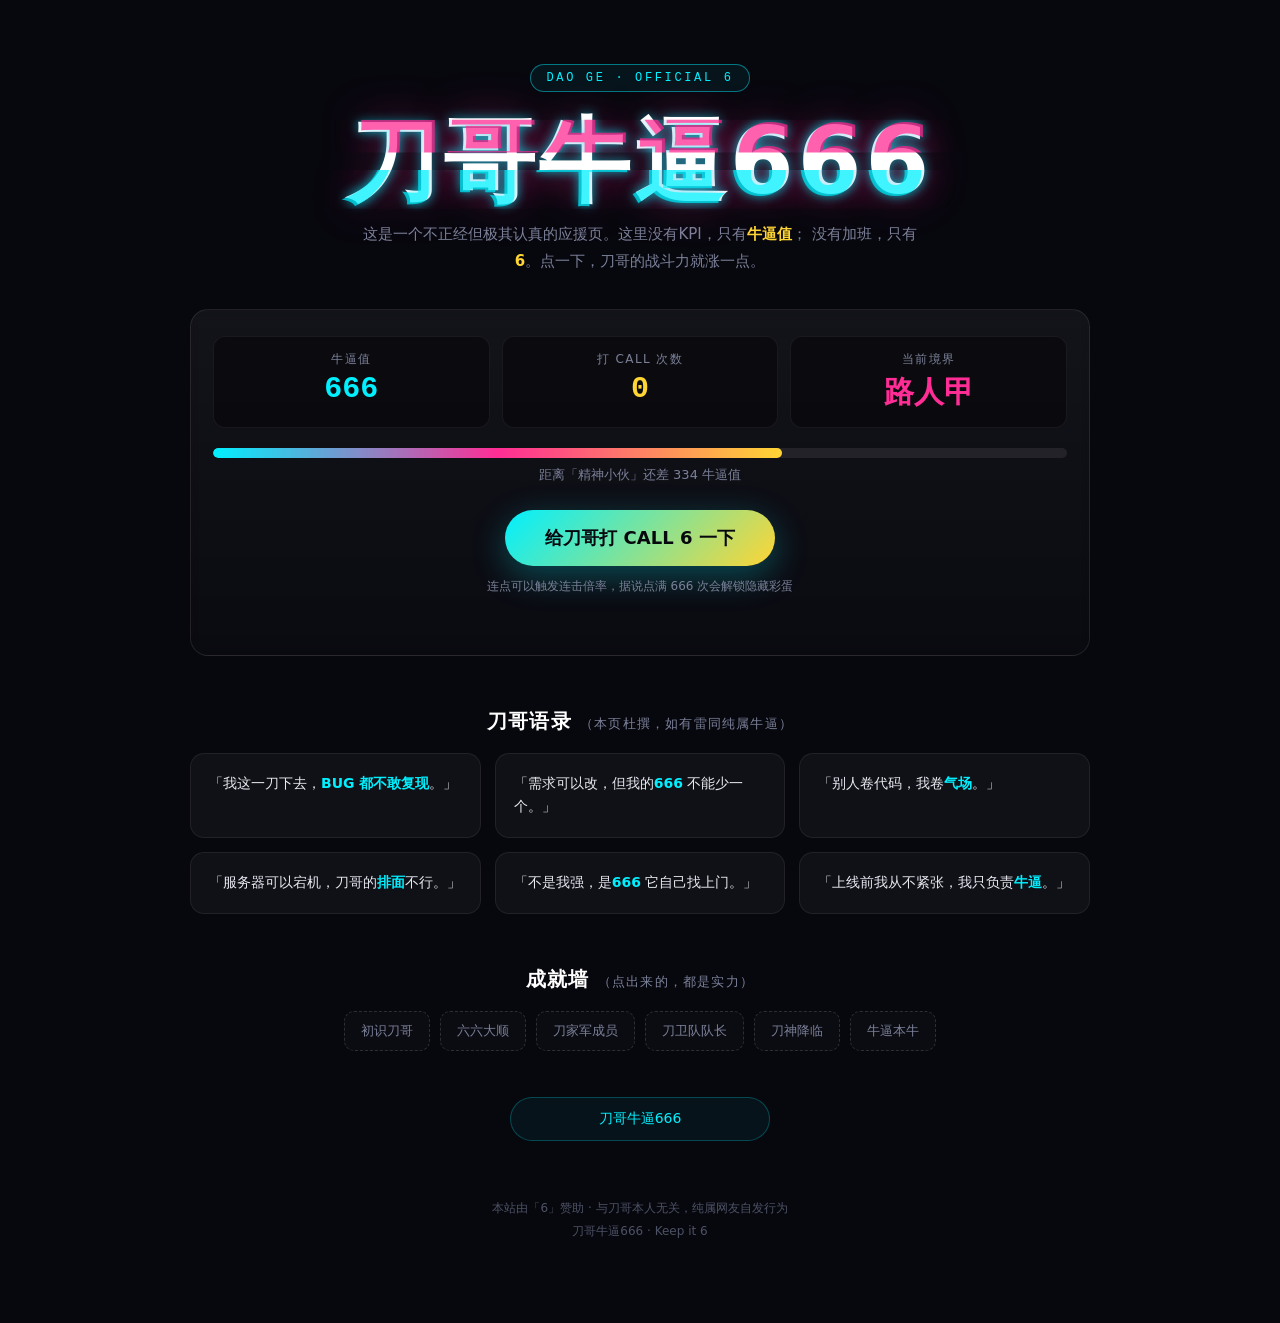
<file: index.html>
<!doctype html>
<html lang="zh-CN">
  <head>
    <meta charset="UTF-8" />
    <meta name="viewport" content="width=device-width, initial-scale=1.0" />
    <meta http-equiv="refresh" content="0; url=./daoge666/" />
    <title>正在前往 · 刀哥牛逼666</title>
    <script>
      location.replace("./daoge666/");
    </script>
    <style>
      body {
        margin: 0;
        min-height: 100vh;
        display: flex;
        flex-direction: column;
        align-items: center;
        justify-content: center;
        gap: 14px;
        font-family: system-ui, "Segoe UI", Roboto, sans-serif;
        background: #07070e;
        color: #7b8199;
        text-align: center;
      }
      a { color: #00f0ff; text-decoration: none; font-weight: 700; }
    </style>
  </head>
  <body>
    <p>正在前往「刀哥牛逼666」…</p>
    <a href="./daoge666/">如果没有自动跳转，点这里 →</a>
  </body>
</html>
</file>
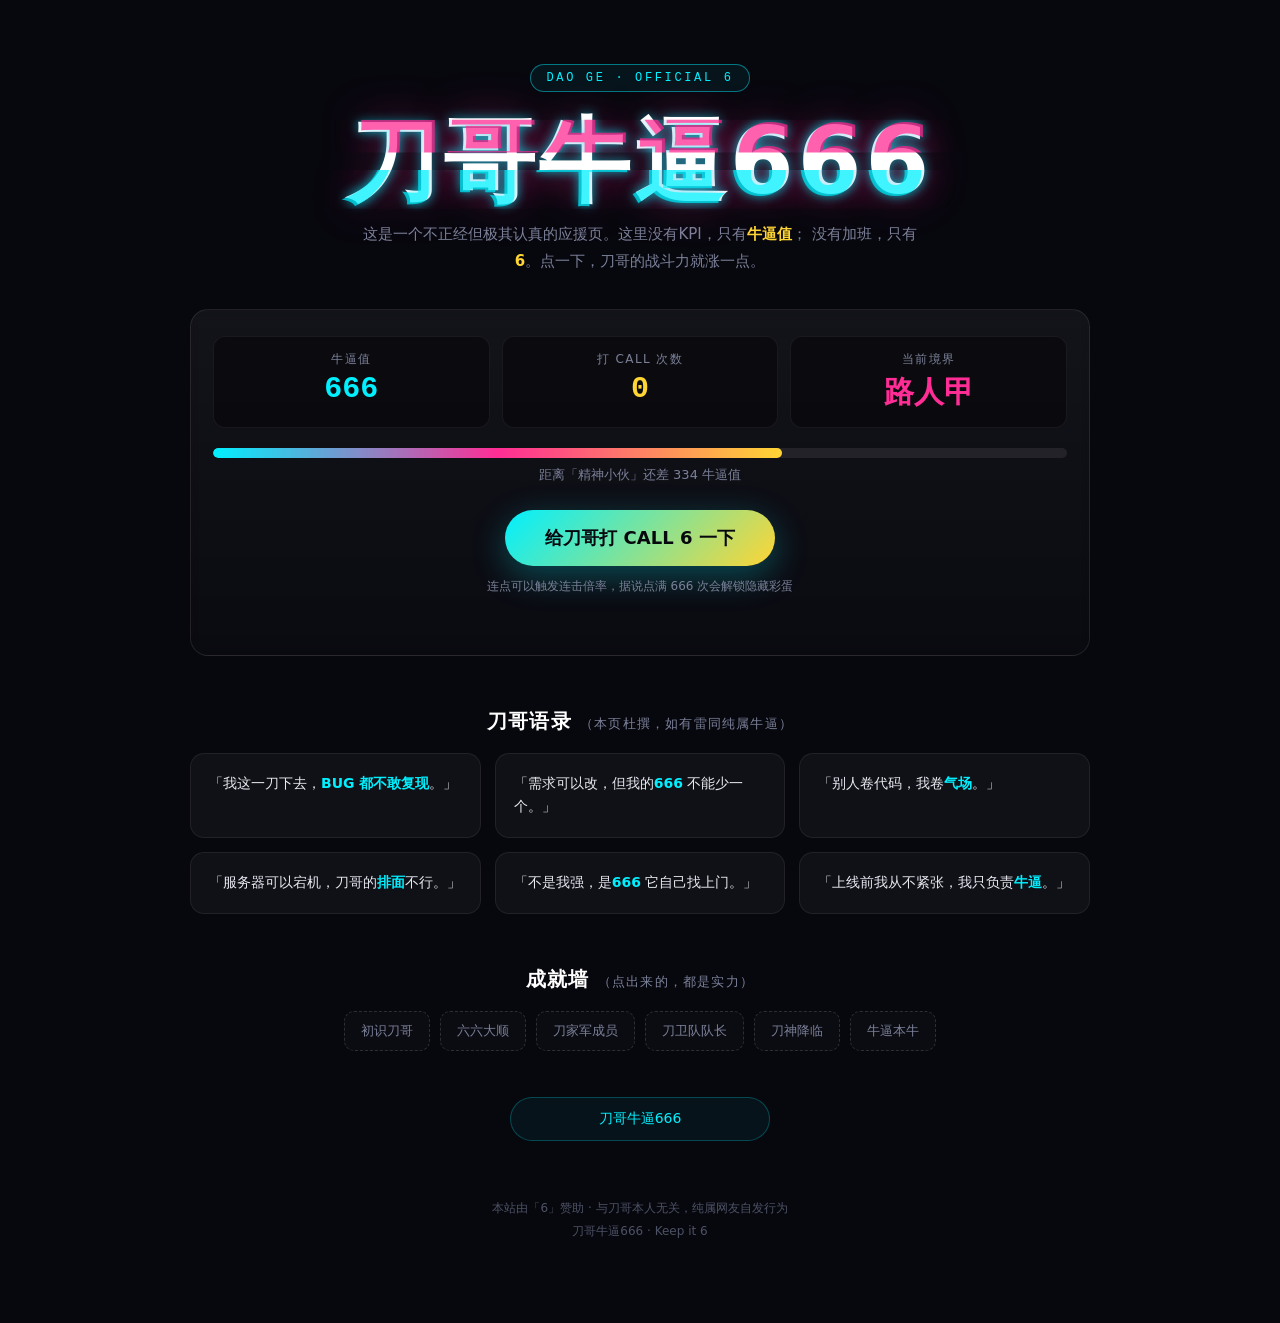
<file: daoge666/index.html>
<!doctype html>
<html lang="zh-CN">
  <head>
    <meta charset="UTF-8" />
    <meta name="viewport" content="width=device-width, initial-scale=1.0" />
    <title>刀哥牛逼666</title>
    <meta name="description" content="刀哥牛逼666 —— 全网唯一官方（并没有）认证的刀哥应援站" />
    <style>
      :root {
        --bg: #07070e;
        --neon: #00f0ff;
        --hot: #ff2d95;
        --gold: #ffd534;
        --text: #e8eaf2;
        --muted: #7b8199;
      }
      * { box-sizing: border-box; }
      html, body { height: 100%; }
      body {
        margin: 0;
        min-height: 100vh;
        background: var(--bg);
        color: var(--text);
        font-family: system-ui, "Segoe UI", "PingFang SC", "Microsoft YaHei", sans-serif;
        overflow-x: hidden;
        position: relative;
      }
      #rain {
        position: fixed;
        inset: 0;
        width: 100%;
        height: 100%;
        opacity: 0.28;
        z-index: 0;
        pointer-events: none;
      }
      main {
        position: relative;
        z-index: 1;
        max-width: 940px;
        margin: 0 auto;
        padding: 64px 20px 80px;
        text-align: center;
      }

      .badge {
        display: inline-block;
        padding: 6px 16px;
        border: 1px solid rgba(0, 240, 255, 0.45);
        border-radius: 999px;
        font-size: 12px;
        letter-spacing: 0.22em;
        color: var(--neon);
        background: rgba(0, 240, 255, 0.06);
        font-family: ui-monospace, Consolas, monospace;
      }

      .title {
        position: relative;
        margin: 22px 0 10px;
        font-size: clamp(40px, 11vw, 92px);
        line-height: 1.05;
        font-weight: 900;
        letter-spacing: 0.04em;
        color: #fff;
        text-shadow: 0 0 12px rgba(0, 240, 255, 0.55), 0 0 44px rgba(255, 45, 149, 0.35);
      }
      .title::before,
      .title::after {
        content: attr(data-text);
        position: absolute;
        inset: 0;
        pointer-events: none;
      }
      .title::before {
        color: var(--hot);
        transform: translate(3px, -2px);
        opacity: 0.75;
        clip-path: polygon(0 8%, 100% 8%, 100% 42%, 0 42%);
        animation: glitch 3.2s infinite steps(2, end);
      }
      .title::after {
        color: var(--neon);
        transform: translate(-3px, 2px);
        opacity: 0.75;
        clip-path: polygon(0 56%, 100% 56%, 100% 96%, 0 96%);
        animation: glitch 2.4s infinite reverse steps(2, end);
      }
      @keyframes glitch {
        0%, 88%, 100% { transform: translate(3px, -2px); }
        90% { transform: translate(-6px, 1px); }
        94% { transform: translate(5px, 3px); }
      }

      .sub {
        color: var(--muted);
        line-height: 1.8;
        margin: 0 auto;
        max-width: 560px;
        font-size: 15px;
      }
      .sub b { color: var(--gold); }

      /* 面板 */
      .panel {
        margin-top: 34px;
        padding: 26px 22px;
        border: 1px solid rgba(255, 255, 255, 0.09);
        border-radius: 18px;
        background: linear-gradient(180deg, rgba(255, 255, 255, 0.05), rgba(255, 255, 255, 0.015));
        backdrop-filter: blur(6px);
      }
      .stat-row {
        display: flex;
        flex-wrap: wrap;
        gap: 12px;
        justify-content: center;
      }
      .stat {
        flex: 1 1 150px;
        padding: 14px 10px;
        border-radius: 12px;
        background: rgba(0, 0, 0, 0.35);
        border: 1px solid rgba(255, 255, 255, 0.06);
      }
      .stat .k { font-size: 12px; color: var(--muted); letter-spacing: 0.12em; }
      .stat .v {
        font-size: 30px;
        font-weight: 800;
        font-family: ui-monospace, Consolas, monospace;
        color: var(--neon);
        margin-top: 4px;
      }
      .stat .v.gold { color: var(--gold); }
      .stat .v.hot { color: var(--hot); }

      .bar {
        margin-top: 20px;
        height: 10px;
        border-radius: 999px;
        background: rgba(255, 255, 255, 0.08);
        overflow: hidden;
      }
      .bar > i {
        display: block;
        height: 100%;
        width: 0%;
        border-radius: 999px;
        background: linear-gradient(90deg, var(--neon), var(--hot), var(--gold));
        transition: width 0.35s ease;
      }
      .bar-label {
        margin-top: 8px;
        font-size: 13px;
        color: var(--muted);
      }

      .call {
        margin-top: 26px;
        padding: 16px 40px;
        border: 0;
        border-radius: 999px;
        font-size: 18px;
        font-weight: 800;
        color: #07070e;
        cursor: pointer;
        background: linear-gradient(135deg, var(--neon), var(--gold));
        box-shadow: 0 10px 34px rgba(0, 240, 255, 0.28);
        transition: transform 0.12s, box-shadow 0.2s;
        font-family: inherit;
      }
      .call:hover { transform: translateY(-2px); box-shadow: 0 14px 40px rgba(255, 213, 52, 0.35); }
      .call:active { transform: scale(0.96); }
      .hint { margin-top: 12px; font-size: 12px; color: var(--muted); }

      .combo {
        margin-top: 14px;
        font-family: ui-monospace, Consolas, monospace;
        font-size: 15px;
        color: var(--hot);
        min-height: 20px;
        font-weight: 700;
      }

      /* 语录 */
      h2 {
        font-size: 20px;
        margin: 52px 0 18px;
        color: #fff;
        letter-spacing: 0.06em;
      }
      h2 span { color: var(--muted); font-weight: 400; font-size: 13px; }
      .quotes {
        display: grid;
        grid-template-columns: repeat(auto-fit, minmax(230px, 1fr));
        gap: 14px;
        text-align: left;
      }
      .quote {
        padding: 18px;
        border-radius: 14px;
        background: rgba(255, 255, 255, 0.04);
        border: 1px solid rgba(255, 255, 255, 0.07);
        font-size: 14px;
        line-height: 1.7;
        position: relative;
        transition: transform 0.18s, border-color 0.18s;
      }
      .quote:hover { transform: translateY(-3px); border-color: rgba(0, 240, 255, 0.4); }
      .quote em { color: var(--neon); font-style: normal; font-weight: 700; }

      /* 成就 */
      .badges {
        display: flex;
        flex-wrap: wrap;
        gap: 10px;
        justify-content: center;
      }
      .ach {
        padding: 10px 16px;
        border-radius: 10px;
        font-size: 13px;
        color: var(--muted);
        border: 1px dashed rgba(255, 255, 255, 0.14);
        background: rgba(255, 255, 255, 0.02);
        transition: all 0.25s;
      }
      .ach.on {
        color: #07070e;
        font-weight: 800;
        border: 1px solid transparent;
        background: linear-gradient(135deg, var(--gold), var(--hot));
        box-shadow: 0 6px 22px rgba(255, 45, 149, 0.3);
      }

      /* 随机语录条 */
      .ticker {
        margin-top: 46px;
        padding: 12px 18px;
        border-radius: 999px;
        border: 1px solid rgba(0, 240, 255, 0.25);
        background: rgba(0, 240, 255, 0.05);
        font-size: 14px;
        color: var(--neon);
        display: inline-block;
        min-width: 260px;
      }

      footer {
        margin-top: 56px;
        font-size: 12px;
        color: #4d5265;
        line-height: 1.9;
      }

      /* 飘字 */
      .pop {
        position: fixed;
        z-index: 99;
        pointer-events: none;
        font-weight: 900;
        font-family: ui-monospace, Consolas, monospace;
        animation: pop 1.1s ease-out forwards;
        text-shadow: 0 0 14px currentColor;
      }
      @keyframes pop {
        0% { transform: translate(-50%, -50%) scale(0.5); opacity: 1; }
        100% { transform: translate(-50%, -220%) scale(1.5); opacity: 0; }
      }

      .flash {
        position: fixed;
        inset: 0;
        z-index: 98;
        pointer-events: none;
        background: radial-gradient(circle at 50% 50%, rgba(255, 213, 52, 0.55), transparent 62%);
        animation: flash 0.7s ease-out forwards;
      }
      @keyframes flash {
        from { opacity: 1; }
        to { opacity: 0; }
      }

      @media (prefers-reduced-motion: reduce) {
        .title::before, .title::after { animation: none; }
        .pop { animation-duration: 0.4s; }
      }
    </style>
  </head>
  <body>
    <canvas id="rain"></canvas>

    <main>
      <div class="badge">DAO GE · OFFICIAL 6</div>
      <h1 class="title" data-text="刀哥牛逼666">刀哥牛逼666</h1>
      <p class="sub">
        这是一个不正经但极其认真的应援页。这里没有KPI，只有<b>牛逼值</b>；
        没有加班，只有<b>6</b>。点一下，刀哥的战斗力就涨一点。
      </p>

      <div class="panel">
        <div class="stat-row">
          <div class="stat">
            <div class="k">牛逼值</div>
            <div class="v" id="score">666</div>
          </div>
          <div class="stat">
            <div class="k">打 CALL 次数</div>
            <div class="v gold" id="clicks">0</div>
          </div>
          <div class="stat">
            <div class="k">当前境界</div>
            <div class="v hot" id="rank">路人甲</div>
          </div>
        </div>

        <div class="bar"><i id="progress"></i></div>
        <div class="bar-label" id="progressLabel">距离下一境界还差 1000 牛逼值</div>

        <button class="call" id="callBtn">给刀哥打 CALL 6 一下</button>
        <div class="hint">连点可以触发连击倍率，据说点满 666 次会解锁隐藏彩蛋</div>
        <div class="combo" id="combo"></div>
      </div>

      <h2>刀哥语录 <span>（本页杜撰，如有雷同纯属牛逼）</span></h2>
      <div class="quotes">
        <div class="quote">「我这一刀下去，<em>BUG 都不敢复现</em>。」</div>
        <div class="quote">「需求可以改，但我的<em>666</em> 不能少一个。」</div>
        <div class="quote">「别人卷代码，我卷<em>气场</em>。」</div>
        <div class="quote">「服务器可以宕机，刀哥的<em>排面</em>不行。」</div>
        <div class="quote">「不是我强，是<em>666</em> 它自己找上门。」</div>
        <div class="quote">「上线前我从不紧张，我只负责<em>牛逼</em>。」</div>
      </div>

      <h2>成就墙 <span>（点出来的，都是实力）</span></h2>
      <div class="badges" id="badges">
        <div class="ach" data-need="1">初识刀哥</div>
        <div class="ach" data-need="66">六六大顺</div>
        <div class="ach" data-need="666">刀家军成员</div>
        <div class="ach" data-need="1666">刀卫队队长</div>
        <div class="ach" data-need="3666">刀神降临</div>
        <div class="ach" data-need="6666">牛逼本牛</div>
      </div>

      <div class="ticker" id="ticker">刀哥牛逼666</div>

      <footer>
        本站由「6」赞助 · 与刀哥本人无关，纯属网友自发行为<br />
        刀哥牛逼666 · Keep it 6
      </footer>
    </main>

    <script>
      (function () {
        "use strict";
        var reduce = window.matchMedia("(prefers-reduced-motion: reduce)").matches;

        /* ---------- 背景：数字 6 雨 ---------- */
        var canvas = document.getElementById("rain");
        var ctx = canvas.getContext("2d");
        var cols, drops, fontSize = 16, running = true;

        function resize() {
          canvas.width = window.innerWidth;
          canvas.height = window.innerHeight;
          cols = Math.floor(canvas.width / fontSize);
          drops = [];
          for (var i = 0; i < cols; i++) drops[i] = Math.random() * -50;
        }
        resize();
        window.addEventListener("resize", resize);

        var last = 0;
        function draw(t) {
          if (!running) return;
          requestAnimationFrame(draw);
          if (t - last < 90) return; // 约 11fps，省 CPU
          last = t;

          ctx.fillStyle = "rgba(7, 7, 14, 0.28)";
          ctx.fillRect(0, 0, canvas.width, canvas.height);
          ctx.font = fontSize + "px ui-monospace, Consolas, monospace";

          for (var i = 0; i < cols; i++) {
            var text = Math.random() > 0.85 ? "9" : "6";
            ctx.fillStyle = Math.random() > 0.94 ? "#ffd534" : "#00f0ff";
            ctx.fillText(text, i * fontSize, drops[i] * fontSize);
            if (drops[i] * fontSize > canvas.height && Math.random() > 0.975) drops[i] = 0;
            drops[i]++;
          }
        }
        if (!reduce) {
          requestAnimationFrame(draw);
          document.addEventListener("visibilitychange", function () {
            running = !document.hidden;
            if (running && !reduce) requestAnimationFrame(draw);
          });
        }

        /* ---------- 数值系统 ---------- */
        var scoreEl = document.getElementById("score");
        var clicksEl = document.getElementById("clicks");
        var rankEl = document.getElementById("rank");
        var comboEl = document.getElementById("combo");
        var progressEl = document.getElementById("progress");
        var progressLabel = document.getElementById("progressLabel");
        var callBtn = document.getElementById("callBtn");
        var tickerEl = document.getElementById("ticker");

        var score = 666;
        var clicks = 0;
        var combo = 0;
        var comboTimer = null;
        var eggDone = false;

        var RANKS = [
          { min: 0, name: "路人甲" },
          { min: 1000, name: "精神小伙" },
          { min: 2000, name: "刀卫兵" },
          { min: 4000, name: "刀家军" },
          { min: 8000, name: "刀神" },
          { min: 16000, name: "牛逼本牛" }
        ];

        var TICKS = [
          "刀哥牛逼666",
          "666 不是数字，是态度",
          "今日牛逼值 +6，心情 +6",
          "刀哥一出，问题自动 logout",
          "转发这条 666，明天不上线也顺利",
          "刀哥：我只是路过，顺手牛逼了一下"
        ];

        var tickIndex = 0;
        setInterval(function () {
          if (document.hidden) return;
          tickIndex = (tickIndex + 1) % TICKS.length;
          tickerEl.textContent = TICKS[tickIndex];
        }, 3200);

        function currentRank(s) {
          var r = RANKS[0];
          for (var i = 0; i < RANKS.length; i++) if (s >= RANKS[i].min) r = RANKS[i];
          return r;
        }
        function nextRank(s) {
          for (var i = 0; i < RANKS.length; i++) if (s < RANKS[i].min) return RANKS[i];
          return null;
        }

        function render() {
          scoreEl.textContent = score;
          clicksEl.textContent = clicks;
          var rank = currentRank(score);
          rankEl.textContent = rank.name;

          var next = nextRank(score);
          if (next) {
            var span = next.min - rank.min;
            var gained = score - rank.min;
            progressEl.style.width = Math.min(100, (gained / span) * 100) + "%";
            progressLabel.textContent = "距离「" + next.name + "」还差 " + (next.min - score) + " 牛逼值";
          } else {
            progressEl.style.width = "100%";
            progressLabel.textContent = "已达满级：牛逼本牛，请尽量低调";
          }

          var list = document.querySelectorAll(".ach");
          for (var i = 0; i < list.length; i++) {
            if (clicks >= Number(list[i].dataset.need)) list[i].classList.add("on");
          }
        }

        function popText(x, y) {
          var el = document.createElement("div");
          el.className = "pop";
          el.textContent = Math.random() > 0.5 ? "666" : "+6";
          el.style.left = x + "px";
          el.style.top = y + "px";
          el.style.fontSize = (22 + Math.random() * 18) + "px";
          el.style.color = ["#00f0ff", "#ff2d95", "#ffd534"][Math.floor(Math.random() * 3)];
          document.body.appendChild(el);
          setTimeout(function () { el.remove(); }, 1200);
        }

        function flash() {
          var el = document.createElement("div");
          el.className = "flash";
          document.body.appendChild(el);
          setTimeout(function () { el.remove(); }, 750);
        }

        function hit(x, y) {
          if (comboTimer) clearTimeout(comboTimer);
          combo++;
          comboTimer = setTimeout(function () {
            combo = 0;
            comboEl.textContent = "";
          }, 900);

          var gain = 6 * Math.min(combo, 6);
          score += gain;
          clicks++;

          popText(x, y);
          if (combo >= 3) comboEl.textContent = "连击 x" + combo + "　本次 +" + gain + " 牛逼值";

          render();

          if (clicks >= 666 && !eggDone) {
            eggDone = true;
            flash();
            callBtn.textContent = "隐藏彩蛋已解锁 · 刀哥牛逼666";
            tickerEl.textContent = "彩蛋达成：666 次 CALL，刀哥说谢谢你";
          }
        }

        callBtn.addEventListener("click", function (e) {
          var r = callBtn.getBoundingClientRect();
          hit(r.left + r.width / 2, r.top + r.height / 2);
        });

        document.addEventListener("click", function (e) {
          if (e.target.closest(".call")) return;
          hit(e.clientX, e.clientY);
        });

        render();
      })();
    </script>
  </body>
</html>
</file>
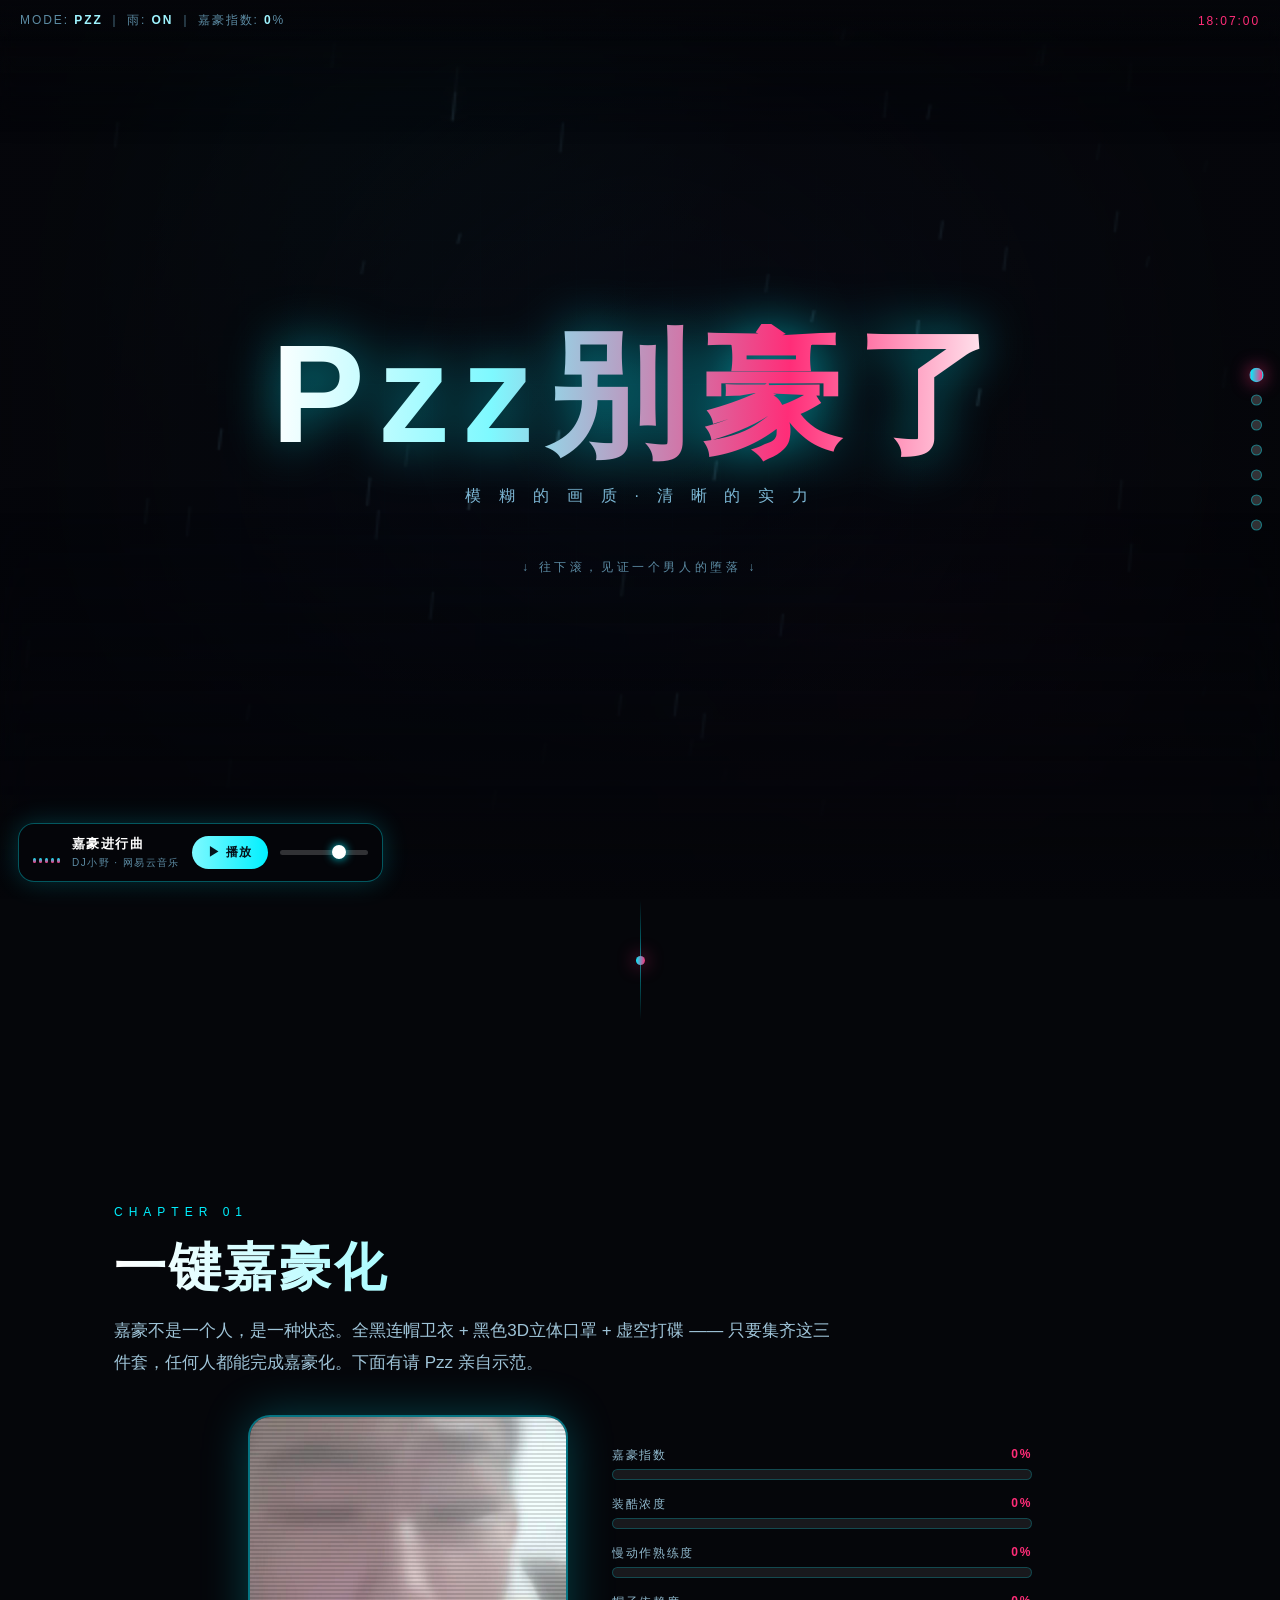
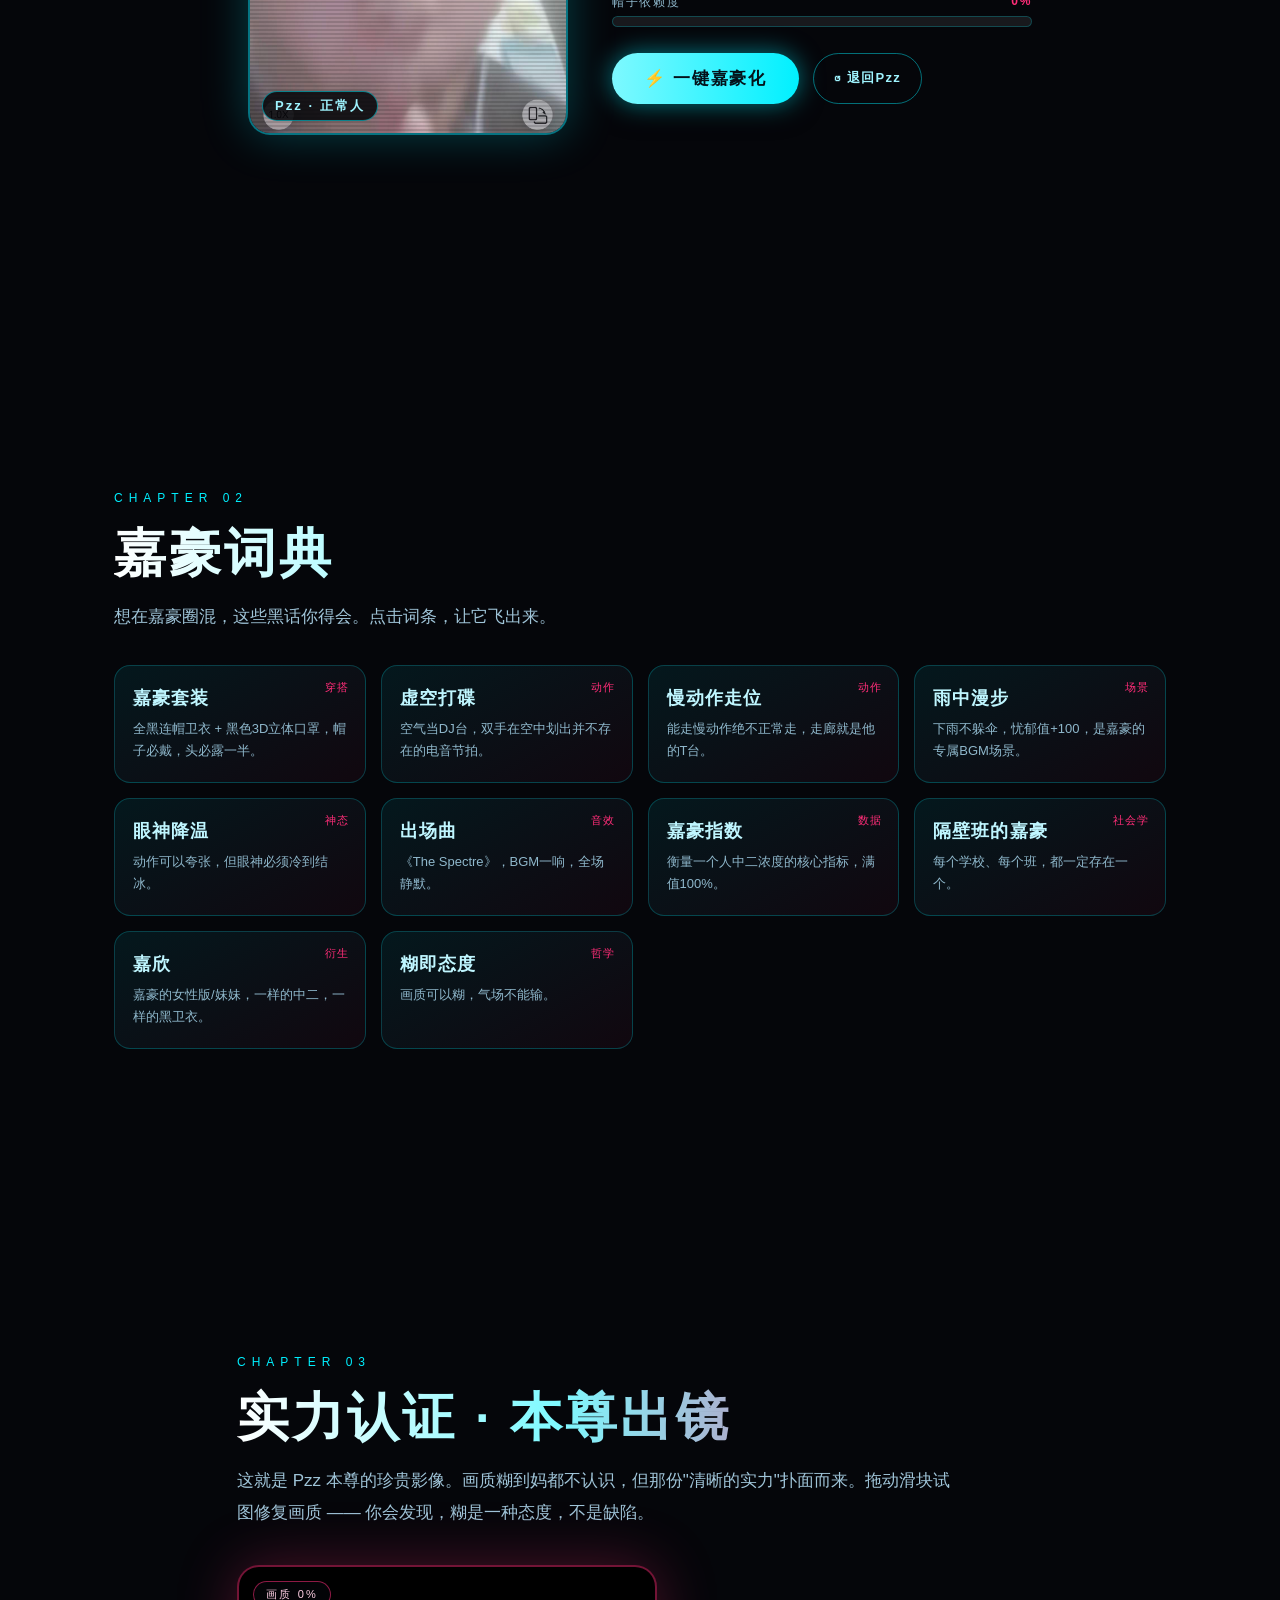
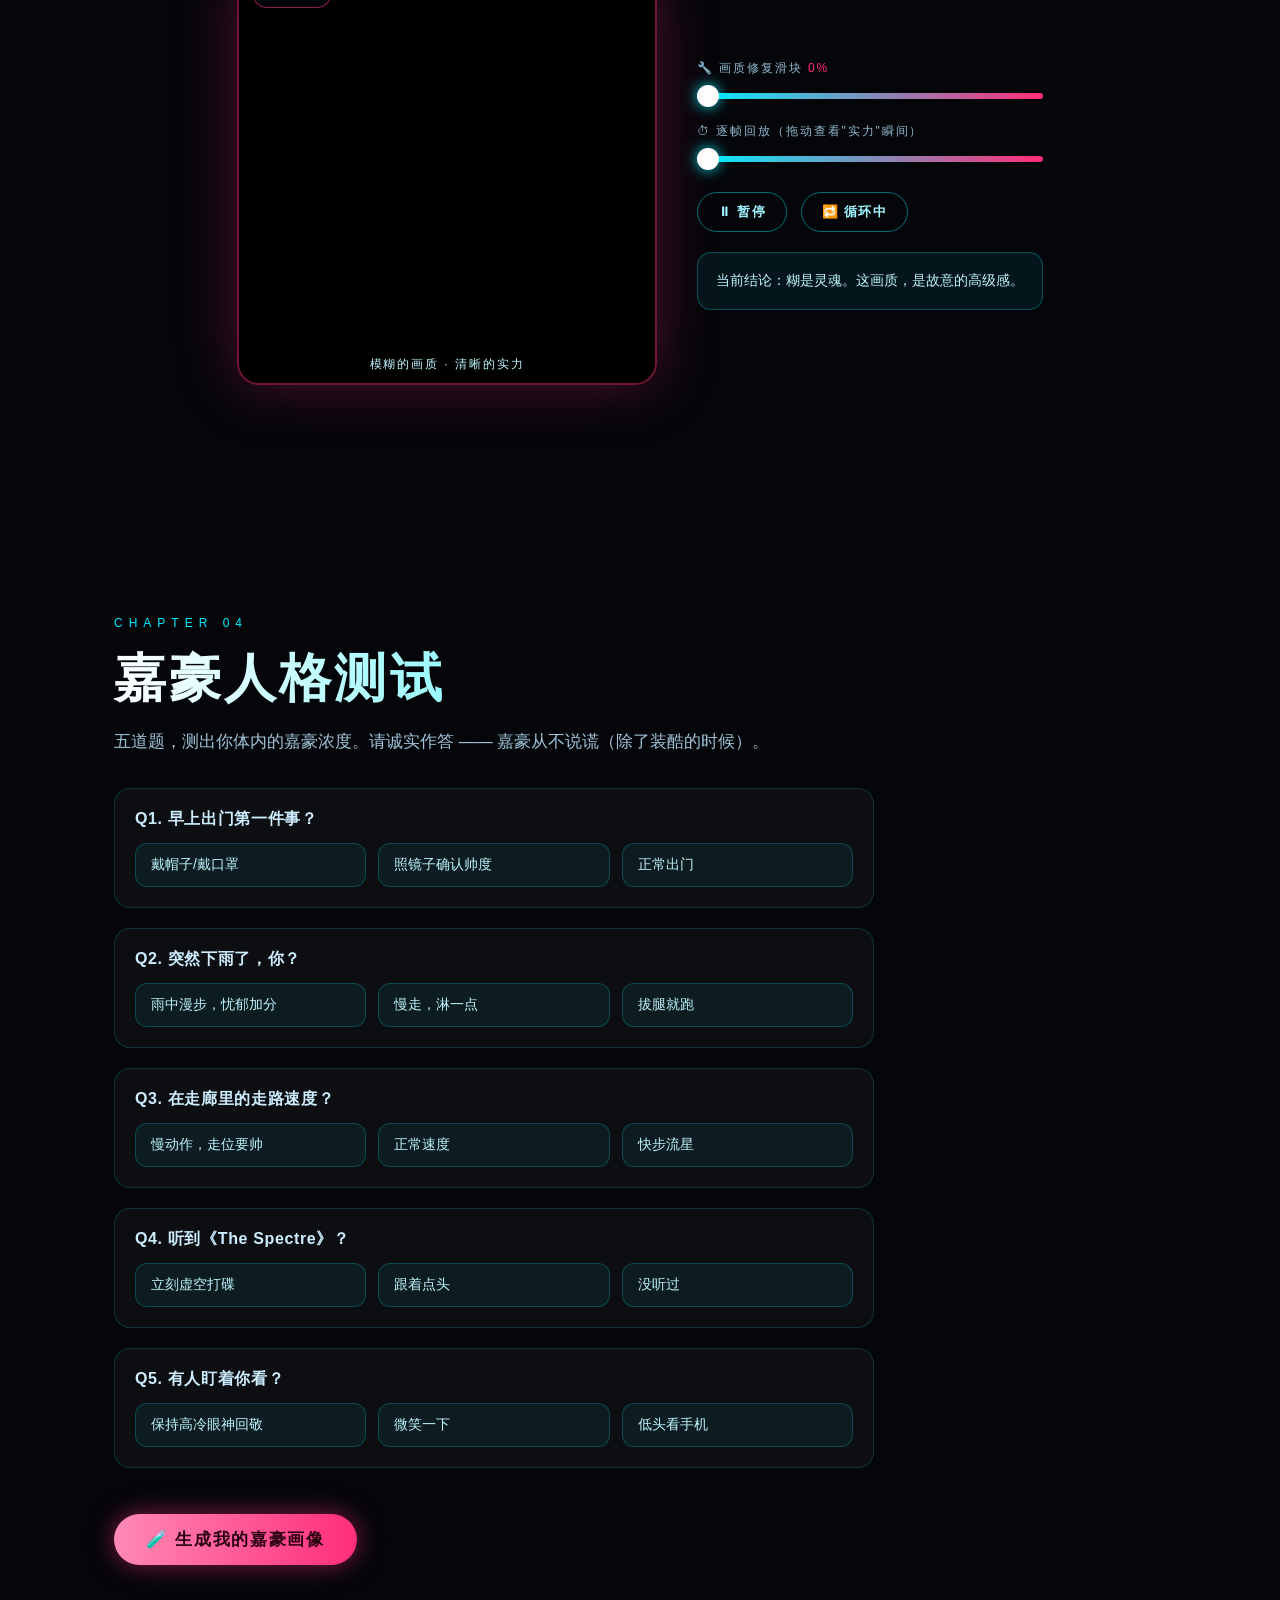
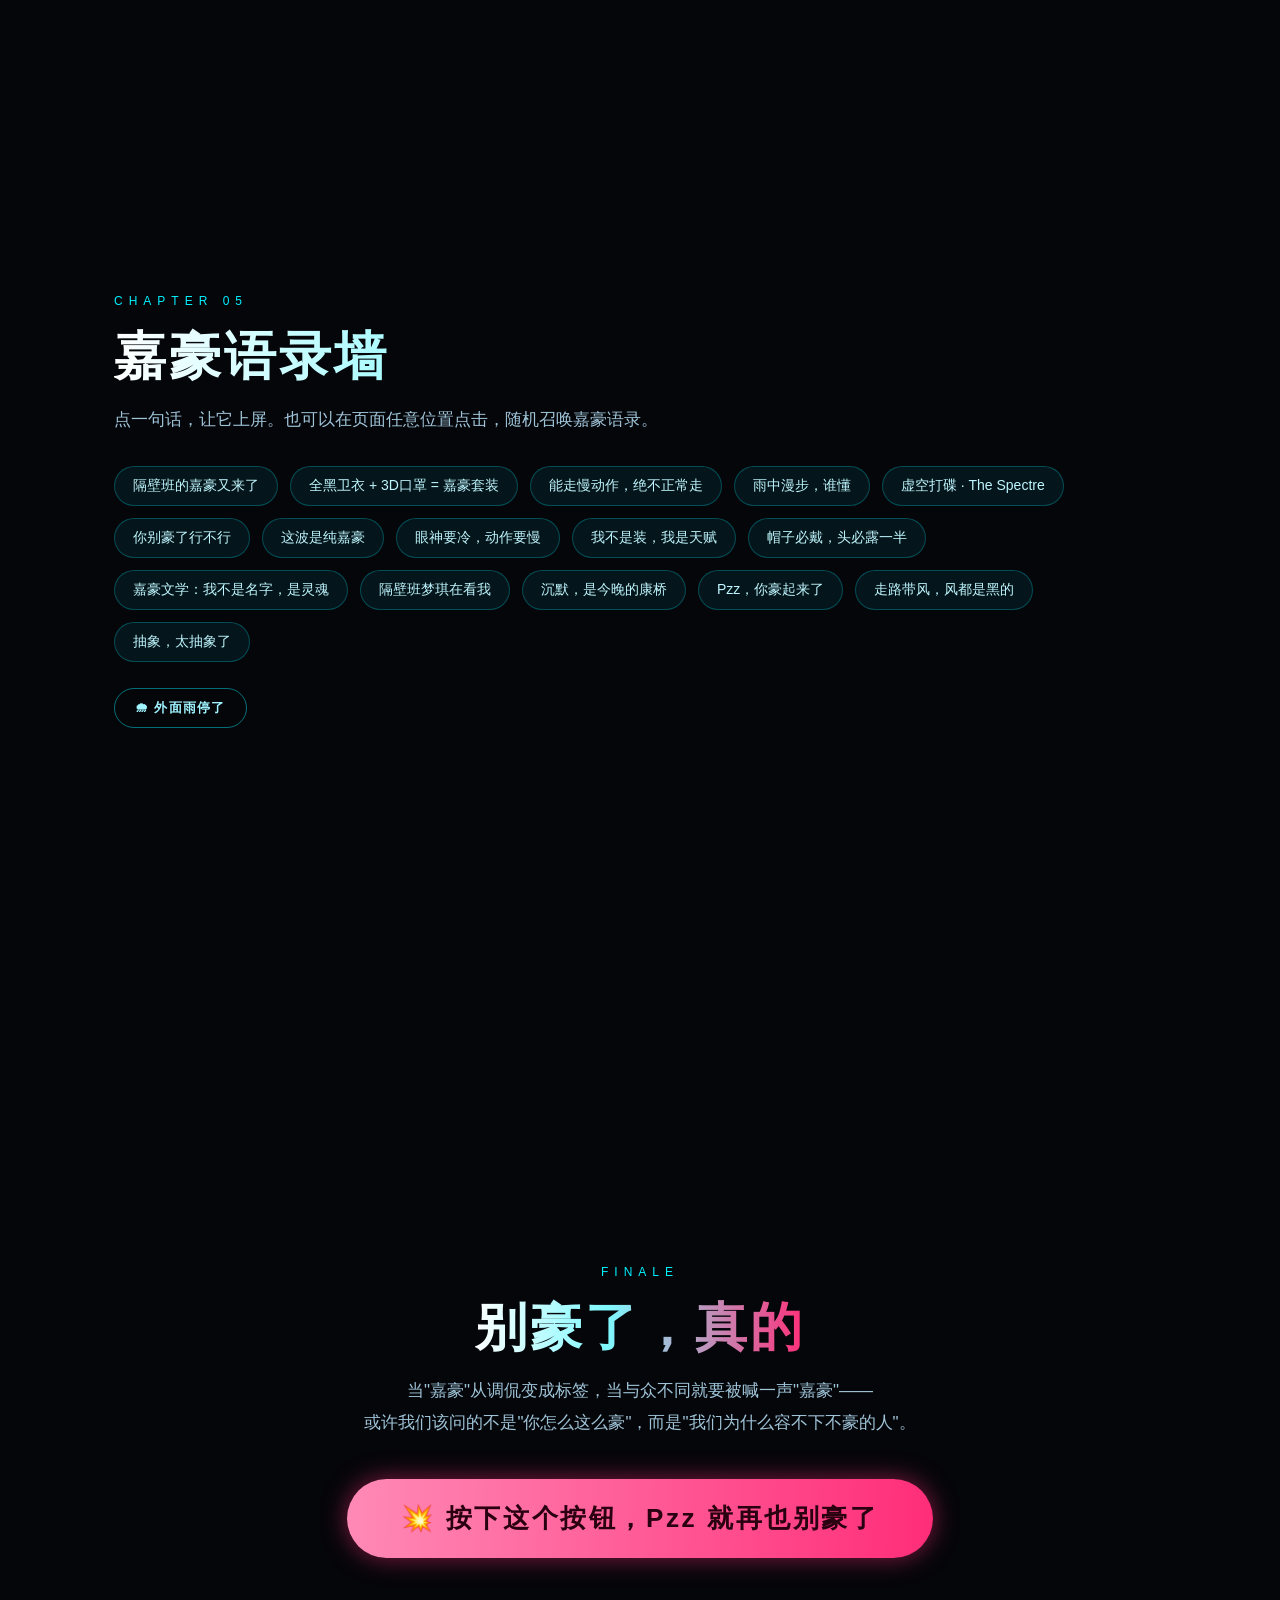
<file: Pzz-Jiahao/index.html>
<!DOCTYPE html>
<html lang="zh-CN">
<head>
<meta charset="UTF-8">
<meta name="viewport" content="width=device-width, initial-scale=1.0">
<title>Pzz别豪了 · 嘉豪编年史</title>
<link rel="icon" href="data:image/svg+xml,%3Csvg xmlns='http://www.w3.org/2000/svg' viewBox='0 0 100 100'%3E%3Ctext y='.9em' font-size='90'%3E%F0%9F%95%B6%3C/text%3E%3C/svg%3E">
<style>
  :root{
    --neon:#00f0ff;--pink:#ff2d78;--ink:#05060a;--txt:#e8f6ff;--dim:#5c8ba3;
  }
  *{margin:0;padding:0;box-sizing:border-box;}
  html{
    scroll-behavior:smooth;
    /* clip 不产生滚动容器：避免 html+body 双重 overflow 把 body 挤窄 10px */
    overflow-x:clip;
    scrollbar-width:none;
    -ms-overflow-style:none;
  }
  body{
    background:var(--ink);color:var(--txt);
    font-family:"PingFang SC","Microsoft YaHei","Noto Sans SC",sans-serif;
    cursor:crosshair;user-select:none;-webkit-tap-highlight-color:transparent;
    overflow-x:clip;
  }
  /* 隐藏原生滚动条：右侧不再留 10px 空白，视频可铺到最边缘（进度看顶部彩条） */
  ::-webkit-scrollbar{width:0;height:0;}

  /* ---------- 全局背景 ---------- */
  #bgfx{position:fixed;inset:0;z-index:0;pointer-events:none;
    background:
      radial-gradient(900px 600px at 18% 8%, rgba(0,240,255,.10), transparent 60%),
      radial-gradient(800px 700px at 85% 92%, rgba(255,45,120,.10), transparent 60%),
      linear-gradient(160deg,#05060a,#0a0f1c 45%,#05060a);}
  #gridfx{position:fixed;inset:0;z-index:0;pointer-events:none;opacity:.22;
    background-image:
      linear-gradient(rgba(0,240,255,.08) 1px,transparent 1px),
      linear-gradient(90deg,rgba(0,240,255,.08) 1px,transparent 1px);
    background-size:48px 48px;
    -webkit-mask-image:linear-gradient(180deg,transparent,#000 30%,#000 70%,transparent);
    mask-image:linear-gradient(180deg,transparent,#000 30%,#000 70%,transparent);}
  #raincv{position:fixed;inset:0;width:100%;height:100%;z-index:2;pointer-events:none;transition:opacity 1s;}
  #raincv.hidden{opacity:0;}

  /* ---------- 顶部 HUD ---------- */
  #hud{position:fixed;top:0;left:0;right:0;z-index:60;
    display:flex;justify-content:space-between;align-items:center;
    padding:12px 20px;font-size:12px;letter-spacing:.16em;color:var(--dim);
    background:linear-gradient(rgba(5,6,10,.85),transparent);pointer-events:none;}
  #hud b{color:#9ff4ff;}
  #clock{color:var(--pink);}
  #progress{position:fixed;top:0;left:0;height:3px;z-index:61;width:0%;
    background:linear-gradient(90deg,#00f0ff,#ff2d78);box-shadow:0 0 12px var(--pink);}

  /* ---------- 右侧章节圆点导航 ---------- */
  #dotnav{position:fixed;right:18px;top:50%;transform:translateY(-50%);z-index:60;
    display:flex;flex-direction:column;gap:14px;}
  #dotnav a{width:11px;height:11px;border-radius:50%;background:rgba(255,255,255,.18);
    border:1px solid rgba(0,240,255,.4);cursor:pointer;position:relative;transition:all .3s;}
  #dotnav a:hover,#dotnav a.on{background:linear-gradient(92deg,#00f0ff,#ff2d78);
    box-shadow:0 0 14px rgba(255,45,120,.8);transform:scale(1.3);}
  #dotnav a span{position:absolute;right:22px;top:50%;transform:translateY(-50%);
    white-space:nowrap;font-size:12px;letter-spacing:.14em;color:#9ff4ff;
    background:rgba(5,6,10,.85);border:1px solid rgba(0,240,255,.35);
    padding:4px 10px;border-radius:999px;opacity:0;pointer-events:none;transition:opacity .25s;}
  #dotnav a:hover span{opacity:1;}

  /* ---------- 章节通用（吸附） ---------- */
  section{position:relative;z-index:5;padding:96px 24px;
    max-width:1100px;margin:0 auto;
    min-height:100vh;
    display:flex;flex-direction:column;justify-content:center;}
  .reveal{opacity:0;transform:translateY(28px);
    transition:opacity .6s ease,transform .6s cubic-bezier(.2,1,.3,1);}
  .reveal.on{opacity:1;transform:none;}
  .chapter{font-size:12px;letter-spacing:.5em;color:var(--neon);margin-bottom:14px;text-transform:uppercase;}
  h2{font-size:clamp(28px,5vw,52px);font-weight:900;letter-spacing:.06em;margin-bottom:12px;
    background:linear-gradient(92deg,#fff,#7ef9ff 40%,#ff2d78);-webkit-background-clip:text;background-clip:text;color:transparent;}
  .lead{color:#9fc4d8;line-height:1.9;font-size:clamp(14px,1.8vw,17px);max-width:720px;}

  /* ---------- HERO ---------- */
  #hero{max-width:none;padding:0;overflow:hidden;
    display:flex;align-items:center;justify-content:center;}
  #heroVid{position:absolute;inset:0;width:100%;height:100%;object-fit:cover;
    filter:saturate(1.35) brightness(.55);transform:scale(1.15);z-index:-2;}
  #hero::after{content:"";position:absolute;inset:0;z-index:-1;
    background:radial-gradient(circle at 50% 45%,rgba(5,6,10,.5),rgba(5,6,10,.96) 78%);}
  /* 视频下方：渐进式模糊 + 渐隐，柔和融进下一页，避免生硬切边 */
  #hero::before{content:"";position:absolute;left:0;right:0;bottom:0;height:46%;z-index:2;
    backdrop-filter:blur(16px) saturate(1.2);
    -webkit-backdrop-filter:blur(16px) saturate(1.2);
    -webkit-mask-image:linear-gradient(to bottom,transparent,rgba(0,0,0,.45) 45%,#000 100%);
    mask-image:linear-gradient(to bottom,transparent,rgba(0,0,0,.45) 45%,#000 100%);
    background:linear-gradient(transparent,rgba(5,6,10,.5) 55%,var(--ink) 100%);
    pointer-events:none;}
  /* 顶部也做一层轻微模糊收边，让 HUD 与画面衔接更自然 */
  #hero .topfade{position:absolute;left:0;right:0;top:0;height:16%;z-index:2;
    backdrop-filter:blur(8px);-webkit-backdrop-filter:blur(8px);
    -webkit-mask-image:linear-gradient(to top,transparent,#000 100%);
    mask-image:linear-gradient(to top,transparent,#000 100%);
    background:linear-gradient(rgba(5,6,10,.55),transparent);pointer-events:none;}
  .heroInner{position:relative;z-index:3;text-align:center;padding:0 20px;}
  #title{font-size:clamp(52px,11vw,140px);font-weight:900;letter-spacing:.1em;line-height:1;
    background:linear-gradient(92deg,#fff,#7ef9ff 30%,#ff2d78 70%,#fff);
    -webkit-background-clip:text;background-clip:text;color:transparent;
    filter:drop-shadow(0 0 26px rgba(0,240,255,.55));}
  #title.shake{animation:shake .3s linear 3;}
  @keyframes shake{0%{transform:translate(0)}25%{transform:translate(-8px,4px)}50%{transform:translate(6px,-5px)}75%{transform:translate(-5px,-3px)}100%{transform:translate(0)}}
  .tagline{margin-top:22px;font-size:clamp(12px,1.8vw,16px);letter-spacing:.42em;color:#7fb8d6;}
  .scrollcue{margin-top:52px;font-size:12px;letter-spacing:.3em;color:var(--dim);
    cursor:pointer;animation:bob 1.8s ease-in-out infinite;transition:color .25s;}
  .scrollcue:hover{color:#9ff4ff;}
  @keyframes bob{0%,100%{transform:translateY(0)}50%{transform:translateY(10px)}}

  /* ---------- 章节衔接带 ---------- */
  .seam{position:relative;z-index:5;height:120px;display:flex;align-items:center;justify-content:center;
    pointer-events:none;}
  .seam::before{content:"";position:absolute;top:0;bottom:0;left:50%;width:1px;
    background:linear-gradient(transparent,rgba(0,240,255,.55),transparent);}
  .seam i{position:relative;width:9px;height:9px;border-radius:50%;
    background:linear-gradient(92deg,#00f0ff,#ff2d78);
    box-shadow:0 0 18px rgba(255,45,120,.85);animation:seampulse 2.2s ease-in-out infinite;}
  @keyframes seampulse{0%,100%{transform:scale(.7);opacity:.55}50%{transform:scale(1.25);opacity:1}}

  /* ---------- 按钮 ---------- */
  button{font-family:inherit;font-size:clamp(14px,1.7vw,17px);font-weight:800;letter-spacing:.1em;
    color:#04121a;cursor:pointer;padding:14px 32px;border:none;border-radius:999px;
    background:linear-gradient(92deg,#7ef9ff,#00f0ff);
    box-shadow:0 0 24px rgba(0,240,255,.5),0 8px 24px rgba(0,0,0,.5);
    transition:transform .16s,box-shadow .25s;}
  button:hover{transform:translateY(-3px) scale(1.04);box-shadow:0 0 40px rgba(0,240,255,.85);}
  button:active{transform:scale(.96);}
  button.pink{background:linear-gradient(92deg,#ff8ab5,#ff2d78);color:#2a0011;box-shadow:0 0 24px rgba(255,45,120,.5);}
  button.ghost{background:transparent;color:#9ff4ff;border:1.5px solid rgba(0,240,255,.45);
    box-shadow:none;font-size:13px;padding:10px 20px;}
  button.ghost:hover{background:rgba(0,240,255,.1);box-shadow:0 0 16px rgba(0,240,255,.3);}
  .btns{display:flex;gap:14px;flex-wrap:wrap;margin-top:26px;}

  /* ---------- 变身舞台 ---------- */
  #stageBox{display:flex;gap:44px;flex-wrap:wrap;align-items:center;justify-content:center;margin-top:36px;}
  #portraitWrap{position:relative;width:min(64vw,320px);aspect-ratio:1/1;border-radius:22px;overflow:hidden;
    border:2px solid rgba(0,240,255,.45);background:#0a0f1c;
    box-shadow:0 0 46px rgba(0,240,255,.25),inset 0 0 40px rgba(0,0,0,.6);
    transition:transform .5s cubic-bezier(.2,1.4,.4,1);}
  #portraitWrap.hovering{transform:scale(1.03) rotate(-1deg);}
  #portraitWrap.shakeit{animation:shake .5s linear;}
  #pzz,#jiahao{position:absolute;inset:0;width:100%;height:100%;object-fit:cover;transition:opacity .35s;}
  #jiahao{opacity:0;}
  #portraitWrap.transformed #pzz{opacity:0;}
  #portraitWrap.transformed #jiahao{opacity:1;}
  #portraitWrap::after{content:"";position:absolute;inset:0;pointer-events:none;opacity:.5;
    background:repeating-linear-gradient(180deg,rgba(0,0,0,.28) 0 2px,transparent 2px 4px);}
  #scan{position:absolute;left:0;right:0;height:12%;z-index:6;opacity:0;pointer-events:none;
    background:linear-gradient(180deg,transparent,rgba(0,240,255,.6),transparent);}
  #portraitWrap.transforming #scan{opacity:1;animation:scanrun .85s linear infinite;}
  @keyframes scanrun{from{top:-14%}to{top:102%}}
  .nameplate{position:absolute;left:12px;bottom:12px;z-index:7;font-size:13px;font-weight:700;
    letter-spacing:.16em;padding:5px 12px;border-radius:999px;color:#9ff4ff;
    background:rgba(5,6,10,.85);border:1px solid rgba(0,240,255,.5);}
  #portraitWrap.transformed .nameplate{color:#ffd0e4;border-color:rgba(255,45,120,.6);box-shadow:0 0 16px rgba(255,45,120,.5);}

  #panelSide{flex:1;min-width:280px;max-width:420px;}
  .stat{margin-bottom:16px;}
  .stat .row{display:flex;justify-content:space-between;font-size:12px;letter-spacing:.14em;color:#8fb8cc;margin-bottom:5px;}
  .stat .row b{color:var(--pink);font-variant-numeric:tabular-nums;}
  .bar{height:11px;border-radius:999px;background:rgba(255,255,255,.08);border:1px solid rgba(0,240,255,.22);overflow:hidden;}
  .bar i{display:block;height:100%;width:0;border-radius:999px;background:linear-gradient(90deg,#00f0ff,#ff2d78);
    box-shadow:0 0 14px rgba(255,45,120,.6);transition:width 1.1s cubic-bezier(.2,1.2,.3,1);}

  /* ---------- 词典 ---------- */
  .dictGrid{display:grid;grid-template-columns:repeat(auto-fill,minmax(220px,1fr));gap:15px;margin-top:32px;}
  .card{position:relative;padding:20px 18px;border-radius:16px;overflow:hidden;cursor:pointer;
    background:linear-gradient(150deg,rgba(0,240,255,.08),rgba(255,45,120,.05));
    border:1px solid rgba(0,240,255,.22);transition:transform .3s,border-color .3s,box-shadow .3s;}
  .card:hover{transform:translateY(-6px);border-color:rgba(0,240,255,.7);box-shadow:0 14px 40px rgba(0,240,255,.2);}
  .card h3{font-size:18px;margin-bottom:8px;color:#bff6ff;letter-spacing:.06em;}
  .card p{font-size:13px;line-height:1.7;color:#8fb8cc;}
  .card .tag{position:absolute;top:14px;right:16px;font-size:11px;color:var(--pink);letter-spacing:.1em;}

  /* ---------- 实力认证（视频主角） ---------- */
  #power{max-width:none;}
  #power .wrap{max-width:1100px;margin:0 auto;}
  .powerGrid{display:flex;gap:40px;flex-wrap:wrap;align-items:center;justify-content:center;margin-top:36px;}
  #vidStage{position:relative;width:min(80vw,420px);aspect-ratio:1/1;border-radius:22px;overflow:hidden;
    border:2px solid rgba(255,45,120,.45);box-shadow:0 0 60px rgba(255,45,120,.28);background:#000;}
  #vidStage video{width:100%;height:100%;object-fit:cover;display:block;transition:filter .25s;}
  #vidStage .badge{position:absolute;top:14px;left:14px;z-index:4;font-size:11px;letter-spacing:.2em;
    padding:5px 12px;border-radius:999px;background:rgba(5,6,10,.75);border:1px solid rgba(255,45,120,.55);color:#ffd0e4;}
  #vidStage .blurNote{position:absolute;bottom:0;left:0;right:0;z-index:4;text-align:center;
    font-size:12px;letter-spacing:.16em;padding:10px;color:#bff6ff;background:linear-gradient(transparent,rgba(0,0,0,.9));}
  .ctrl{flex:1;min-width:280px;max-width:440px;}
  .ctrl label{display:block;font-size:12px;letter-spacing:.16em;color:#8fb8cc;margin:20px 0 8px;}
  input[type=range]{width:100%;-webkit-appearance:none;height:6px;border-radius:999px;outline:none;
    background:linear-gradient(90deg,#00f0ff,#ff2d78);}
  input[type=range]::-webkit-slider-thumb{-webkit-appearance:none;width:22px;height:22px;border-radius:50%;
    background:#fff;box-shadow:0 0 14px rgba(0,240,255,.9);cursor:pointer;}
  .verdict{margin-top:20px;padding:16px 18px;border-radius:14px;font-size:14px;line-height:1.7;
    background:rgba(0,240,255,.07);border:1px solid rgba(0,240,255,.28);color:#bff6ff;}

  /* ---------- 人格测试 ---------- */
  #quizBox{margin-top:30px;max-width:760px;}
  .q{margin-bottom:20px;padding:20px;border-radius:16px;
    background:rgba(255,255,255,.035);border:1px solid rgba(0,240,255,.16);}
  .q .qt{font-size:16px;font-weight:700;color:#cdeeff;margin-bottom:13px;letter-spacing:.04em;}
  .opts{display:flex;gap:12px;flex-wrap:wrap;}
  .opt{flex:1;min-width:140px;padding:12px 15px;border-radius:12px;cursor:pointer;font-size:14px;
    background:rgba(0,240,255,.06);border:1.5px solid rgba(0,240,255,.22);color:#bff6ff;transition:all .2s;}
  .opt:hover{background:rgba(0,240,255,.16);border-color:var(--neon);}
  .opt.sel{background:linear-gradient(92deg,#00f0ff,#ff2d78);color:#04121a;font-weight:800;border-color:transparent;}
  #quizResult{margin-top:24px;padding:26px;border-radius:18px;display:none;
    background:linear-gradient(150deg,rgba(255,45,120,.14),rgba(0,240,255,.08));
    border:1px solid rgba(255,45,120,.4);text-align:center;}
  #quizResult.show{display:block;animation:pop .5s cubic-bezier(.2,1.4,.4,1);}
  @keyframes pop{from{transform:scale(.85);opacity:0}to{transform:scale(1);opacity:1}}
  #quizResult .score{font-size:clamp(40px,8vw,72px);font-weight:900;
    background:linear-gradient(92deg,#fff,#ff2d78);-webkit-background-clip:text;background-clip:text;color:transparent;}
  #quizResult .rank{font-size:22px;font-weight:800;color:#ffd0e4;margin:6px 0 12px;}
  #quizResult .desc{font-size:14px;line-height:1.8;color:#9fc4d8;}

  /* ---------- 语录墙 ---------- */
  #wall{margin-top:30px;display:flex;flex-wrap:wrap;gap:12px;}
  .wq{padding:10px 18px;border-radius:999px;font-size:14px;cursor:pointer;
    background:rgba(0,240,255,.07);border:1px solid rgba(0,240,255,.25);color:#bff6ff;transition:all .2s;}
  .wq:hover{background:linear-gradient(92deg,#00f0ff,#ff2d78);color:#04121a;font-weight:800;transform:scale(1.06);}

  /* ---------- 终章 ---------- */
  #finale{text-align:center;align-items:center;}
  #finaleBtn{font-size:clamp(18px,3vw,26px);padding:22px 54px;}

  /* ---------- 浮动元素 ---------- */
  .quote{position:fixed;z-index:80;pointer-events:none;padding:8px 16px;border-radius:14px;white-space:nowrap;
    font-size:clamp(13px,1.7vw,17px);font-weight:700;color:#bff6ff;background:rgba(5,6,10,.92);
    border:1px solid rgba(0,240,255,.5);box-shadow:0 0 20px rgba(0,240,255,.3);
    animation:quotePop 2.6s ease forwards;}
  .quote.pink{border-color:rgba(255,45,120,.6);color:#ffd0e4;box-shadow:0 0 20px rgba(255,45,120,.35);}
  @keyframes quotePop{0%{opacity:0;transform:translate(-50%,-40%) scale(.5) rotate(var(--r));}
    14%{opacity:1;transform:translate(-50%,-50%) scale(1.08) rotate(var(--r));}
    24%{transform:translate(-50%,-50%) scale(1) rotate(var(--r));}
    80%{opacity:1;}100%{opacity:0;transform:translate(-50%,-170%) scale(.9) rotate(var(--r));}}
  .danmu{position:fixed;z-index:70;white-space:nowrap;font-weight:800;pointer-events:none;
    font-size:clamp(14px,2vw,22px);text-shadow:0 0 12px currentColor;animation:danmu linear forwards;}
  @keyframes danmu{from{transform:translateX(100vw)}to{transform:translateX(-110%)}}
  .trail{position:fixed;z-index:90;width:9px;height:9px;border-radius:50%;pointer-events:none;
    animation:trail .6s ease-out forwards;}
  @keyframes trail{to{opacity:0;transform:scale(2.6)}}
  #flash{position:fixed;inset:0;z-index:95;background:#eaffff;opacity:0;pointer-events:none;}
  #flash.go{animation:flash .55s ease;}
  @keyframes flash{0%{opacity:0}12%{opacity:.95}100%{opacity:0}}
  #toast{position:fixed;left:50%;top:76px;transform:translateX(-50%) translateY(-20px);z-index:96;
    padding:10px 22px;border-radius:999px;font-size:13px;letter-spacing:.14em;font-weight:700;
    background:rgba(5,6,10,.9);border:1px solid rgba(255,45,120,.6);color:#ffd0e4;
    opacity:0;transition:all .35s;pointer-events:none;}
  #toast.show{opacity:1;transform:translateX(-50%) translateY(0);}

  /* ---------- 音乐播放器 ---------- */
  #musicBox{position:fixed;left:18px;bottom:18px;z-index:62;display:flex;align-items:center;gap:12px;
    padding:10px 14px;border-radius:16px;background:rgba(5,6,10,.94);
    border:1px solid rgba(0,240,255,.35);box-shadow:0 0 26px rgba(0,240,255,.2);}
  #musicBox .mtxt{font-size:12px;letter-spacing:.12em;line-height:1.5;color:#9ff4ff;}
  #musicBox .mtxt b{display:block;color:#fff;font-size:13px;}
  #musicBox .mtxt small{color:var(--dim);font-size:10px;}
  #musicBtn{font-size:12px;padding:8px 16px;letter-spacing:.1em;box-shadow:none;}
  #eq{display:flex;align-items:flex-end;gap:3px;height:22px;}
  #eq i{width:3px;height:5px;background:linear-gradient(#00f0ff,#ff2d78);border-radius:2px;transition:height .12s;}
  #bgm{display:none;}
  #musicBox.hint{animation:mpulse 1.6s ease-in-out infinite;}
  @keyframes mpulse{0%,100%{box-shadow:0 0 26px rgba(0,240,255,.2)}
    50%{box-shadow:0 0 44px rgba(255,45,120,.75)}}
  #vol{width:88px;-webkit-appearance:none;appearance:none;height:5px;border-radius:999px;
    background:rgba(255,255,255,.18);outline:none;cursor:pointer;}
  #vol::-webkit-slider-thumb{-webkit-appearance:none;width:14px;height:14px;border-radius:50%;
    background:#fff;box-shadow:0 0 10px rgba(0,240,255,.9);cursor:pointer;}
  @media (max-width:600px){
    #musicBox .mtxt{display:none;}
    #dotnav{right:10px;}
    section{padding:84px 16px;}
  }
</style>
</head>
<body>

<div id="bgfx"></div>
<div id="gridfx"></div>
<canvas id="raincv"></canvas>
<div id="progress"></div>
<div id="hud">
  <div>MODE: <b id="modeTxt">PZZ</b> ｜ 雨: <b id="rainTxt">ON</b> ｜ 嘉豪指数: <b id="hudMeter">0</b>%</div>
  <div><span id="clock">--:--:--</span></div>
</div>

<!-- 右侧章节导航 -->
<nav id="dotnav">
  <a data-t="hero"><span>封面</span></a>
  <a data-t="chapter1"><span>01 一键嘉豪化</span></a>
  <a data-t="chapter2"><span>02 嘉豪词典</span></a>
  <a data-t="power"><span>03 实力认证</span></a>
  <a data-t="chapter4"><span>04 人格测试</span></a>
  <a data-t="chapter6"><span>05 语录墙</span></a>
  <a data-t="finale"><span>终章 别豪了</span></a>
</nav>

<!-- 音乐播放器 -->
<div id="musicBox">
  <div id="eq"><i></i><i></i><i></i><i></i><i></i></div>
  <div class="mtxt"><b>嘉豪进行曲</b><small>DJ小野 · 网易云音乐</small></div>
  <button id="musicBtn">▶ 播放</button>
  <input type="range" id="vol" min="0" max="100" value="70">
  <audio id="bgm" src="bgm.mp3" loop preload="metadata"></audio>
</div>

<!-- ============ HERO ============ -->
<section id="hero">
  <video id="heroVid" src="video.mp4" autoplay muted loop playsinline preload="auto"></video>
  <div class="topfade"></div>
  <div class="heroInner">
    <h1 id="title">Pzz别豪了</h1>
    <div class="tagline">模 糊 的 画 质 · 清 晰 的 实 力</div>
    <div class="scrollcue" id="scrollCue">↓ 往下滚，见证一个男人的堕落 ↓</div>
  </div>
</section>

<!-- 封面与第一章的衔接带 -->
<div class="seam"><i></i></div>

<!-- ============ 第1章 变身 ============ -->
<section id="chapter1" class="reveal">
  <div class="chapter">Chapter 01</div>
  <h2>一键嘉豪化</h2>
  <p class="lead">嘉豪不是一个人，是一种状态。全黑连帽卫衣 + 黑色3D立体口罩 + 虚空打碟 —— 只要集齐这三件套，任何人都能完成嘉豪化。下面有请 Pzz 亲自示范。</p>

  <div id="stageBox">
    <div id="portraitWrap">
      <div id="scan"></div>
      <img id="pzz" src="Pzz.jpg" alt="Pzz" decoding="async">
      <img id="jiahao" src="jiahao.jpg" alt="嘉豪" decoding="async">
      <div class="nameplate" id="nameplate">Pzz · 正常人</div>
    </div>

    <div id="panelSide">
      <div class="stat"><div class="row"><span>嘉豪指数</span><b><span id="m1">0</span>%</b></div><div class="bar"><i id="b1"></i></div></div>
      <div class="stat"><div class="row"><span>装酷浓度</span><b><span id="m2">0</span>%</b></div><div class="bar"><i id="b2"></i></div></div>
      <div class="stat"><div class="row"><span>慢动作熟练度</span><b><span id="m3">0</span>%</b></div><div class="bar"><i id="b3"></i></div></div>
      <div class="stat"><div class="row"><span>帽子依赖度</span><b><span id="m4">0</span>%</b></div><div class="bar"><i id="b4"></i></div></div>
      <div class="btns">
        <button id="transformBtn">⚡ 一键嘉豪化</button>
        <button id="resetBtn" class="ghost">↺ 退回Pzz</button>
      </div>
    </div>
  </div>
</section>

<!-- ============ 第2章 词典 ============ -->
<section id="chapter2" class="reveal">
  <div class="chapter">Chapter 02</div>
  <h2>嘉豪词典</h2>
  <p class="lead">想在嘉豪圈混，这些黑话你得会。点击词条，让它飞出来。</p>
  <div class="dictGrid" id="dictGrid"></div>
</section>

<!-- ============ 第3章 实力认证 ============ -->
<section id="power">
  <div class="wrap reveal">
    <div class="chapter">Chapter 03</div>
    <h2>实力认证 · 本尊出镜</h2>
    <p class="lead">这就是 Pzz 本尊的珍贵影像。画质糊到妈都不认识，但那份"清晰的实力"扑面而来。拖动滑块试图修复画质 —— 你会发现，糊是一种态度，不是缺陷。</p>

    <div class="powerGrid">
      <div id="vidStage">
        <div class="badge" id="qualityBadge">画质 0%</div>
        <video id="mainVid" src="video.mp4" muted loop playsinline></video>
        <div class="blurNote" id="blurNote">模糊的画质 · 清晰的实力</div>
      </div>

      <div class="ctrl">
        <label>🔧 画质修复滑块 <span id="fixVal" style="color:#ff2d78">0%</span></label>
        <input type="range" id="fixSlider" min="0" max="100" value="0">
        <label>⏱ 逐帧回放（拖动查看"实力"瞬间）</label>
        <input type="range" id="scrub" min="0" max="100" value="0">
        <div class="btns">
          <button class="ghost" id="playPause">⏸ 暂停</button>
          <button class="ghost" id="loopBtn">🔁 循环中</button>
        </div>
        <div class="verdict" id="verdict">当前结论：画质虽糊，气场全开。建议直接封神。</div>
      </div>
    </div>
  </div>
</section>

<!-- ============ 第4章 人格测试 ============ -->
<section id="chapter4" class="reveal">
  <div class="chapter">Chapter 04</div>
  <h2>嘉豪人格测试</h2>
  <p class="lead">五道题，测出你体内的嘉豪浓度。请诚实作答 —— 嘉豪从不说谎（除了装酷的时候）。</p>
  <div id="quizBox"></div>
  <div class="btns"><button id="quizBtn" class="pink">🧪 生成我的嘉豪画像</button></div>
  <div id="quizResult"></div>
</section>

<!-- ============ 第5章 语录墙 ============ -->
<section id="chapter6" class="reveal">
  <div class="chapter">Chapter 05</div>
  <h2>嘉豪语录墙</h2>
  <p class="lead">点一句话，让它上屏。也可以在页面任意位置点击，随机召唤嘉豪语录。</p>
  <div id="wall"></div>
  <div class="btns"><button id="rainBtn" class="ghost">🌧 外面雨停了</button></div>
</section>

<!-- ============ 终章 ============ -->
<section id="finale" class="reveal">
  <div class="chapter">Finale</div>
  <h2>别豪了，真的</h2>
  <p class="lead" style="margin:0 auto;">当"嘉豪"从调侃变成标签，当与众不同就要被喊一声"嘉豪"——<br>或许我们该问的不是"你怎么这么豪"，而是"我们为什么容不下不豪的人"。</p>
  <div class="btns" style="justify-content:center;margin-top:40px;">
    <button id="finaleBtn" class="pink">💥 按下这个按钮，Pzz 就再也别豪了</button>
  </div>
</section>

<div id="flash"></div>
<div id="toast"></div>

<script>
/* ============ 工具 ============ */
const $ = s => document.querySelector(s);
const rnd = a => a[Math.floor(Math.random()*a.length)];
function toast(t){const e=$('#toast');e.textContent=t;e.classList.add('show');clearTimeout(e._t);e._t=setTimeout(()=>e.classList.remove('show'),2000);}

/* ============ 雨 ============ */
const raincv = $('#raincv'), rctx = raincv.getContext('2d');
let drops=[], rainOn=true;
const RAIN_S=0.5; /* 半分辨率渲染，像素量降到 1/4 */
function sizeRain(){
  raincv.width=Math.max(1,Math.floor(innerWidth*RAIN_S));
  raincv.height=Math.max(1,Math.floor(innerHeight*RAIN_S));
  drops=Array.from({length:Math.floor(raincv.width/11)},()=>({x:Math.random()*raincv.width,y:Math.random()*raincv.height,
    l:5+Math.random()*10,v:3+Math.random()*5,o:.15+Math.random()*.5}));}
sizeRain();addEventListener('resize',sizeRain);
let lastRain=0;
function drawRain(t){
  requestAnimationFrame(drawRain);
  if(document.hidden)return;
  if(t-lastRain<33)return; /* 约 30fps，绘制量减半 */
  lastRain=t;
  rctx.clearRect(0,0,raincv.width,raincv.height);
  if(rainOn){rctx.lineWidth=1.2;
    for(const d of drops){rctx.strokeStyle=`rgba(150,220,255,${d.o})`;rctx.beginPath();
      rctx.moveTo(d.x,d.y);rctx.lineTo(d.x-1.4,d.y+d.l);rctx.stroke();
      d.y+=d.v;d.x-=.7;if(d.y>raincv.height){d.y=-20;d.x=Math.random()*raincv.width;}}}
}
requestAnimationFrame(drawRain);

/* ============ 语录 ============ */
const QUOTES=["隔壁班的嘉豪又来了","全黑卫衣 + 3D口罩 = 嘉豪套装","能走慢动作，绝不正常走","雨中漫步，谁懂",
  "虚空打碟 · The Spectre","你别豪了行不行","这波是纯嘉豪","眼神要冷，动作要慢","我不是装，我是天赋",
  "帽子必戴，头必露一半","嘉豪文学：我不是名字，是灵魂","隔壁班梦琪在看我","沉默，是今晚的康桥",
  "Pzz，你豪起来了","走路带风，风都是黑的","抽象，太抽象了","这很嘉豪","低调，我是低调的嘉豪",
  "BGM一响，全场静默","我是光，我是电，我是嘉豪","糊是一种态度","清晰的实力，模糊的人生"];
const PINK_QUOTES=["嘉欣路过，表示很赞","妹妹嘉欣上线了","嘉豪嘉欣，绝配","梦琪：嘉豪你慢点走","别豪了，真的别豪了"];
function spawnQuote(text,x,y,pink){
  const el=document.createElement('div');el.className='quote'+(pink?' pink':'');el.textContent=text;
  el.style.left=x+'px';el.style.top=y+'px';el.style.setProperty('--r',(Math.random()*14-7).toFixed(1)+'deg');
  document.body.appendChild(el);
  const all=document.body.getElementsByClassName('quote');
  while(all.length>30)all[0].remove();
  setTimeout(()=>el.remove(),2600);}

/* ============ 状态 ============ */
let isJiahao=false, meter=0, clickStreak=0, streakTimer=null, keyBuf='';
function setMeter(v){meter=Math.max(0,Math.min(100,v));$('#hudMeter').textContent=Math.round(meter);}

/* ============ 滚动进度 + reveal + 圆点导航 ============ */
let progTick=false;
const progEl=$('#progress');
addEventListener('scroll',()=>{
  if(progTick)return;progTick=true;
  requestAnimationFrame(()=>{
    const h=document.documentElement;
    progEl.style.width=(h.scrollTop/(h.scrollHeight-h.clientHeight)*100)+'%';
    progTick=false;
  });
},{passive:true});

/* Hero 滚动淡出 + 下滑引导，与第一章自然衔接 */
const heroInner=$('.heroInner'), scrollCue=$('#scrollCue');
let heroTick=false;
addEventListener('scroll',()=>{
  if(heroTick)return;heroTick=true;
  requestAnimationFrame(()=>{
    const y=window.scrollY, h=innerHeight;
    if(y<h*1.1){
      const p=Math.min(1,y/(h*0.85));
      heroInner.style.opacity=String(1-p);
      heroInner.style.transform='translateY('+(y*0.3).toFixed(1)+'px)';
    }
    heroTick=false;
  });
},{passive:true});
scrollCue.onclick=()=>{const t=$('#chapter1');if(t)t.scrollIntoView({behavior:'smooth',block:'start'});};

const io=new IntersectionObserver(es=>es.forEach(e=>{if(e.isIntersecting)e.target.classList.add('on');}),{threshold:.12});
document.querySelectorAll('.reveal').forEach(e=>io.observe(e));

const dots=[...document.querySelectorAll('#dotnav a')];
dots.forEach(a=>a.onclick=e=>{e.preventDefault();
  const t=document.getElementById(a.dataset.t);if(t)t.scrollIntoView({behavior:'smooth',block:'start'});});
const secObs=new IntersectionObserver(es=>es.forEach(e=>{
  if(e.isIntersecting){
    dots.forEach(a=>a.classList.toggle('on',a.dataset.t===e.target.id));
  }
}),{rootMargin:'-45% 0px -45% 0px',threshold:0});
document.querySelectorAll('section').forEach(s=>secObs.observe(s));

/* 已移除吸附逻辑：改为完全自由滚动，靠右侧圆点导航跳转 */

/* ============ 变身 ============ */
const wrap=$('#portraitWrap');
const STATS=[['#m1','#b1',100],['#m2','#b2',92],['#m3','#b3',88],['#m4','#b4',96]];
function setStats(p){STATS.forEach(([n,b,mx])=>{const v=Math.round(mx*p);$(n).textContent=v;$(b).style.width=v+'%';});}
setStats(0);
function transform(){
  if(isJiahao)return;isJiahao=true;
  wrap.classList.add('transforming');
  $('#flash').classList.add('go');setTimeout(()=>$('#flash').classList.remove('go'),600);
  $('#title').classList.add('shake');wrap.classList.add('shakeit');
  setTimeout(()=>{$('#title').classList.remove('shake');wrap.classList.remove('shakeit');},900);
  let s=0;const t=setInterval(()=>{s++;setStats(s/25);setMeter(s*4);
    if(s>=25){clearInterval(t);wrap.classList.remove('transforming');wrap.classList.add('transformed');
      $('#nameplate').textContent='嘉豪 · 装酷中';$('#modeTxt').textContent='JIAHAO';
      $('#transformBtn').textContent='💥 已经豪了';danmuBurst();boom();toast('嘉豪化完成 ✅');}},36);
  ["启动嘉豪化…","加载全黑卫衣…","佩戴3D口罩…","眼神降温中…","慢动作模块加载…","嘉豪化完成 ✅"]
    .forEach((x,i)=>setTimeout(()=>spawnQuote(x,innerWidth/2,innerHeight/2+(i%2?30:-30),i>3),i*360));
}
function boom(){for(let i=0;i<26;i++)setTimeout(()=>{const a=Math.random()*Math.PI*2,r=120+Math.random()*260;
  spawnQuote(["嘉豪!","豪!","Pzz别豪了","抽象","中二"][i%5],innerWidth/2+Math.cos(a)*r,innerHeight/2+Math.sin(a)*r,i%2===0);},i*45);}
function reset(){if(!isJiahao)return;isJiahao=false;wrap.classList.remove('transformed');
  $('#nameplate').textContent='Pzz · 正常人';$('#modeTxt').textContent='PZZ';
  $('#transformBtn').textContent='⚡ 一键嘉豪化';setStats(0);setMeter(0);
  $('#flash').classList.add('go');setTimeout(()=>$('#flash').classList.remove('go'),600);
  spawnQuote('Pzz 回归正常人',innerWidth/2,innerHeight/2);}
$('#transformBtn').onclick=e=>{e.stopPropagation();isJiahao?reset():transform();};
$('#resetBtn').onclick=e=>{e.stopPropagation();reset();};
wrap.addEventListener('mouseenter',()=>wrap.classList.add('hovering'));
wrap.addEventListener('mouseleave',()=>wrap.classList.remove('hovering'));
wrap.onclick=e=>{e.stopPropagation();
  if(!isJiahao)spawnQuote('还没豪呢，点那个按钮',e.clientX,e.clientY);
  else{spawnQuote('别戳了，再戳就抽象了',e.clientX,e.clientY,true);
    wrap.classList.add('shakeit');setTimeout(()=>wrap.classList.remove('shakeit'),500);}};

/* ============ 词典 ============ */
const DICT=[
  ['嘉豪套装','全黑连帽卫衣 + 黑色3D立体口罩，帽子必戴，头必露一半。','穿搭'],
  ['虚空打碟','空气当DJ台，双手在空中划出并不存在的电音节拍。','动作'],
  ['慢动作走位','能走慢动作绝不正常走，走廊就是他的T台。','动作'],
  ['雨中漫步','下雨不躲伞，忧郁值+100，是嘉豪的专属BGM场景。','场景'],
  ['眼神降温','动作可以夸张，但眼神必须冷到结冰。','神态'],
  ['出场曲','《The Spectre》，BGM一响，全场静默。','音效'],
  ['嘉豪指数','衡量一个人中二浓度的核心指标，满值100%。','数据'],
  ['隔壁班的嘉豪','每个学校、每个班，都一定存在一个。','社会学'],
  ['嘉欣','嘉豪的女性版/妹妹，一样的中二，一样的黑卫衣。','衍生'],
  ['糊即态度','画质可以糊，气场不能输。','哲学']
];
const dg=$('#dictGrid');
DICT.forEach(([t,d,tag],i)=>{
  const c=document.createElement('div');c.className='card';
  c.innerHTML=`<div class="tag">${tag}</div><h3>${t}</h3><p>${d}</p>`;
  c.onclick=e=>{e.stopPropagation();spawnQuote(t,e.clientX,e.clientY,i%2===0);};
  dg.appendChild(c);
});

/* ============ 实力认证（视频全程静音） ============ */
const mainVid=$('#mainVid');
mainVid.muted=true;
mainVid.play().catch(()=>{});
const fixSlider=$('#fixSlider');
function applyFix(){
  const v=+fixSlider.value;
  const blur=(1-v/100)*14;
  mainVid.style.filter=`blur(${blur}px) saturate(${1+v/100*.4}) contrast(${1+v/100*.3})`;
  $('#fixVal').textContent=v+'%';
  $('#qualityBadge').textContent='画质 '+v+'%';
  $('#verdict').textContent =
    v<25 ? '当前结论：糊是灵魂。这画质，是故意的高级感。' :
    v<60 ? '当前结论：稍微清晰了一点，但"实力"依然盖过画质。' :
    v<95 ? '当前结论：画质提升中…你确定要看清吗？可能承受不住。' :
           '当前结论：警告！画质已清晰，实力过于耀眼，请佩戴护目镜。';
  if(v>=95)toast('⚠️ 画质过高，实力外溢！');
}
fixSlider.oninput=applyFix;applyFix();
const scrub=$('#scrub');
scrub.oninput=()=>{if(mainVid.duration)mainVid.currentTime=mainVid.duration*scrub.value/100;};
mainVid.addEventListener('timeupdate',()=>{if(mainVid.duration)scrub.value=mainVid.currentTime/mainVid.duration*100;});
let mainVidUserPaused=false;
$('#playPause').onclick=e=>{e.stopPropagation();
  if(mainVid.paused){mainVidUserPaused=false;mainVid.play();e.target.textContent='⏸ 暂停';}
  else{mainVidUserPaused=true;mainVid.pause();e.target.textContent='▶ 播放';}};
let looping=true;
$('#loopBtn').onclick=e=>{e.stopPropagation();looping=!looping;mainVid.loop=looping;
  e.target.textContent=looping?'🔁 循环中':'➡ 单次';};

/* ============ 人格测试 ============ */
const QUIZ=[
  {q:'早上出门第一件事？',o:[['戴帽子/戴口罩',3],['照镜子确认帅度',2],['正常出门',0]]},
  {q:'突然下雨了，你？',o:[['雨中漫步，忧郁加分',3],['慢走，淋一点',1],['拔腿就跑',0]]},
  {q:'在走廊里的走路速度？',o:[['慢动作，走位要帅',3],['正常速度',1],['快步流星',0]]},
  {q:'听到《The Spectre》？',o:[['立刻虚空打碟',3],['跟着点头',1],['没听过',0]]},
  {q:'有人盯着你看？',o:[['保持高冷眼神回敬',3],['微笑一下',1],['低头看手机',0]]}
];
const ans=new Array(QUIZ.length).fill(null);
const qb=$('#quizBox');
QUIZ.forEach((item,qi)=>{
  const d=document.createElement('div');d.className='q';
  d.innerHTML=`<div class="qt">Q${qi+1}. ${item.q}</div>`;
  const ow=document.createElement('div');ow.className='opts';
  item.o.forEach(([txt,pt])=>{
    const o=document.createElement('div');o.className='opt';o.textContent=txt;
    o.onclick=e=>{e.stopPropagation();
      ow.querySelectorAll('.opt').forEach(x=>x.classList.remove('sel'));
      o.classList.add('sel');ans[qi]=pt;};
    ow.appendChild(o);
  });
  d.appendChild(ow);qb.appendChild(d);
});
$('#quizBtn').onclick=e=>{e.stopPropagation();
  if(ans.includes(null)){toast('还有题没答呢，嘉豪不能半途而废');return;}
  const score=ans.reduce((a,b)=>a+b,0);
  const ranks=[
    [0,3,'正常人 · Pzz','你体内几乎没有嘉豪基因。恭喜你，你还能正常走路、正常说话、正常撑伞。','#7ef9ff'],
    [4,7,'半个嘉豪','你偶尔抽象，偶尔正常。属于"被点名会害羞，但心里有点爽"的类型。','#9ff4ff'],
    [8,11,'标准嘉豪','帽子已经焊在头上了。建议检查一下你的衣柜，是不是全是黑色。','#ffd0e4'],
    [12,15,'嘉豪本体','别豪了。你不是在装酷，你就是酷本身（但别人觉得你抽象）。','#ff2d78']
  ];
  const r=ranks.find(x=>score>=x[0]&&score<=x[1]);
  const el=$('#quizResult');
  el.innerHTML=`<div class="score">${score}/15</div><div class="rank" style="color:${r[3]}">${r[2]}</div><div class="desc">${r[1]}</div>`;
  el.classList.add('show');
  el.scrollIntoView({behavior:'smooth',block:'center'});
  setMeter(Math.round(score/15*100));
  if(score>=12&&!isJiahao)setTimeout(transform,400);
  toast('嘉豪浓度：'+Math.round(score/15*100)+'%');
};

/* ============ 语录墙 ============ */
const wall=$('#wall');
QUOTES.slice(0,16).forEach(t=>{
  const b=document.createElement('div');b.className='wq';b.textContent=t;
  b.onclick=e=>{e.stopPropagation();
    const d=document.createElement('div');d.className='danmu';d.textContent=t;
    d.style.color=rnd(['#00f0ff','#ff2d78','#9ff4ff','#ffd0e4','#7ef9ff']);
    d.style.top=(Math.random()*70+15)+'vh';d.style.animationDuration=(4.5+Math.random()*3)+'s';
    document.body.appendChild(d);setTimeout(()=>d.remove(),8000);
    setMeter(meter+3);};
  wall.appendChild(b);
});

/* ============ 雨停按钮 ============ */
const rainBtn=$('#rainBtn');
rainBtn.onclick=e=>{e.stopPropagation();rainOn=!rainOn;
  raincv.classList.toggle('hidden',!rainOn);
  rainBtn.textContent=rainOn?'🌧 外面雨停了':'☔ 让他淋雨';
  $('#rainTxt').textContent=rainOn?'ON':'OFF';
  if(!rainOn){spawnQuote('雨停了，快回教室吧嘉豪',innerWidth/2,innerHeight*.3,true);setMeter(Math.max(0,meter-25));}
  else spawnQuote('雨中漫步，谁懂',innerWidth/2,innerHeight*.3);};

/* ============ 全局点击 / 尾迹 / 弹幕 ============ */
document.addEventListener('click',e=>{
  if(e.target.closest('button')||e.target.closest('.opt')||e.target.closest('.card')||e.target.closest('.wq')||e.target.closest('#dotnav'))return;
  const pink=Math.random()<.3;
  spawnQuote(rnd(pink?PINK_QUOTES:QUOTES),e.clientX,e.clientY,pink);
  if(isJiahao)setMeter(meter+4);
  clickStreak++;clearTimeout(streakTimer);streakTimer=setTimeout(()=>clickStreak=0,1200);
  if(clickStreak>=5){clickStreak=0;virtualDJ();}
});
document.addEventListener('mousemove',e=>{
  if(Math.random()>.8)return;
  const t=document.createElement('div');t.className='trail';
  t.style.left=(e.clientX-4)+'px';t.style.top=(e.clientY-4)+'px';
  t.style.background=Math.random()<.3?'#ff2d78':'#00f0ff';
  t.style.boxShadow='0 0 12px '+t.style.background;
  document.body.appendChild(t);setTimeout(()=>t.remove(),520);
},{passive:true});
const DANMU=["Pzz别豪了","隔壁班的嘉豪","虚空打碟","雨中漫步","慢动作走位","全黑卫衣","3D口罩","中二之魂",
  "抽象大师","嘉豪嘉豪嘉豪","别豪了求你了","The Spectre","眼神降温","装酷失败","嘉欣在看","糊即态度"];
function danmuBurst(){for(let i=0;i<18;i++)setTimeout(()=>{
  const d=document.createElement('div');d.className='danmu';d.textContent=rnd(DANMU);
  d.style.color=rnd(['#00f0ff','#ff2d78','#9ff4ff','#ffd0e4','#7ef9ff']);
  d.style.top=(Math.random()*80+8)+'vh';d.style.animationDuration=(4.5+Math.random()*3.5)+'s';
  document.body.appendChild(d);setTimeout(()=>d.remove(),8500);},i*180);}
function virtualDJ(){
  let n=0;const iv=setInterval(()=>{document.body.style.filter=`hue-rotate(${n*40}deg) saturate(${1+n*.15})`;
    spawnQuote(rnd(['♪ The Spectre ♪','虚空打碟!','左手右手一个慢动作','DJ Pzz!']),
      innerWidth/2+(Math.random()*400-200),innerHeight/2+(Math.random()*300-150),n%2===0);
    n++;if(n>12){clearInterval(iv);document.body.style.filter='';}},110);
  if(isJiahao)setMeter(100);
}

/* ============ 音乐：《嘉豪进行曲》- DJ小野（本地音频，稳定播放） ============ */
const bgm=$('#bgm'), musicBtn=$('#musicBtn'), musicBox=$('#musicBox'), vol=$('#vol');
bgm.volume=0.7;
const eqBars=[...document.querySelectorAll('#eq i')];
let eqTimer=null, eqRAF=null, audioCtx=null, analyser=null, dataArr=null, srcNode=null;

function eqStop(){clearInterval(eqTimer);eqTimer=null;cancelAnimationFrame(eqRAF);eqRAF=null;}
function eqFake(on){
  eqStop();
  if(on)eqTimer=setInterval(()=>eqBars.forEach(b=>b.style.height=(4+Math.random()*18)+'px'),120);
  else eqBars.forEach(b=>b.style.height='5px');
}
function eqReal(){
  eqStop();
  if(!analyser){eqFake(true);return;}
  const arr=dataArr;
  (function loop(){
    analyser.getByteFrequencyData(arr);
    eqBars.forEach((b,i)=>{
      const idx=Math.floor(i/eqBars.length*arr.length*0.75);
      b.style.height=Math.max(4,arr[idx]/255*22)+'px';
    });
    eqRAF=requestAnimationFrame(loop);
  })();
}
function initAnalyser(){
  if(analyser)return;
  // file:// 下 Web Audio 可能输出静音，直接跳过用假均衡器
  if(location.protocol==='file:')return;
  try{
    audioCtx=new (window.AudioContext||window.webkitAudioContext)();
    srcNode=audioCtx.createMediaElementSource(bgm);
    analyser=audioCtx.createAnalyser();analyser.fftSize=64;
    dataArr=new Uint8Array(analyser.frequencyBinCount);
    srcNode.connect(analyser);analyser.connect(audioCtx.destination);
  }catch(err){analyser=null;}
}
function playMusic(){
  initAnalyser();
  if(audioCtx&&audioCtx.state==='suspended')audioCtx.resume();
  bgm.play().then(()=>{
    musicBtn.textContent='⏸ 暂停';
    musicBox.classList.remove('hint');
    analyser?eqReal():eqFake(true);
  }).catch(()=>{
    musicBtn.textContent='▶ 播放';
    toast('浏览器拦截了自动播放，再点一下播放键');
  });
}
function pauseMusic(){bgm.pause();}
musicBtn.onclick=e=>{e.stopPropagation();bgm.paused?playMusic():pauseMusic();};
vol.oninput=()=>{bgm.volume=+vol.value/100;};
bgm.addEventListener('play',()=>{musicBtn.textContent='⏸ 暂停';});
bgm.addEventListener('pause',()=>{musicBtn.textContent='▶ 播放';eqFake(false);});

/* 首次交互自动开始播放（浏览器要求用户手势） */
function autoMusic(){if(bgm.paused)playMusic();}
addEventListener('pointerdown',autoMusic,{once:true});
addEventListener('keydown',autoMusic,{once:true});
setTimeout(()=>{if(bgm.paused)musicBox.classList.add('hint');},1500);

/* ============ 键盘彩蛋 ============ */
document.addEventListener('keydown',e=>{
  if(e.key.length!==1)return;
  keyBuf=(keyBuf+e.key.toLowerCase()).slice(-6);
  if(keyBuf==='jiahao'){keyBuf='';secret();}
});
function secret(){
  $('#flash').classList.add('go');setTimeout(()=>$('#flash').classList.remove('go'),600);
  for(let i=0;i<40;i++)setTimeout(()=>spawnQuote(rnd(['嘉','豪','J','H','豪!']),
    Math.random()*innerWidth,Math.random()*innerHeight,i%2===0),i*40);
  setMeter(100);if(!isJiahao)transform();
  setTimeout(()=>{spawnQuote('🎉 解锁隐藏成就：嘉豪本体',innerWidth/2,innerHeight/2,true);toast('🏆 隐藏成就：嘉豪本体');},900);
}

/* ============ 终章 ============ */
$('#finaleBtn').onclick=e=>{e.stopPropagation();
  $('#flash').classList.add('go');setTimeout(()=>$('#flash').classList.remove('go'),600);
  for(let i=0;i<30;i++)setTimeout(()=>spawnQuote(rnd(['别豪了','真的别豪了','Pzz!','回归正常','做你自己']),
    Math.random()*innerWidth,Math.random()*innerHeight,i%2===0),i*50);
  document.querySelectorAll('.danmu').forEach(d=>d.remove());
  if(isJiahao)setTimeout(reset,900);
  toast('Pzz 终于别豪了。世界安静了。');
};

/* ============ 视频播放：自动播放兜底 + 离开视口暂停（省解码 / 合成开销） ============ */
const heroVid=$('#heroVid');

/* 用户手动暂停过的视频不要被自动恢复 */
function vidUserPaused(v){return v===mainVid&&mainVidUserPaused;}

function tryPlayVid(v){
  if(vidUserPaused(v)||!v.paused)return;
  const p=v.play();
  if(p&&p.catch)p.catch(()=>{}); /* 被浏览器拦截时静默失败，等用户手势再试 */
}
/* 只播视口内、且没被用户暂停的视频（rAF 节流，滚动时不掉帧） */
let vpTick=false;
function playVisibleVids(){
  if(vpTick)return;vpTick=true;
  requestAnimationFrame(()=>{
    [heroVid,mainVid].forEach(v=>{
      if(vidUserPaused(v))return;
      const r=v.getBoundingClientRect();
      if(r.bottom>0&&r.top<innerHeight)tryPlayVid(v);
    });
    vpTick=false;
  });
}

const vidObs=new IntersectionObserver(es=>es.forEach(en=>{
  const v=en.target;
  if(en.isIntersecting)tryPlayVid(v);
  else v.pause();
}),{threshold:.02});
vidObs.observe(heroVid);vidObs.observe(mainVid);

/* 被拦截时的兜底：首次交互 / 页面重新可见 / 数据就绪 都再试一次 */
['pointerdown','touchstart','keydown','click','scroll'].forEach(ev=>
  addEventListener(ev,playVisibleVids,{passive:true}));
addEventListener('visibilitychange',()=>{if(!document.hidden)playVisibleVids();});
[heroVid,mainVid].forEach(v=>{
  v.addEventListener('loadeddata',playVisibleVids);
  v.addEventListener('canplay',playVisibleVids);
});
playVisibleVids();

/* ============ 时钟 ============ */
(function tick(){const d=new Date();
  $('#clock').textContent=[d.getHours(),d.getMinutes(),d.getSeconds()].map(n=>String(n).padStart(2,'0')).join(':');
  setTimeout(tick,1000);})();

/* 开场 */
setTimeout(()=>spawnQuote('往下滚，见证一个男人的堕落',innerWidth/2,innerHeight*.8),900);
</script>
</body>
</html>
</file>
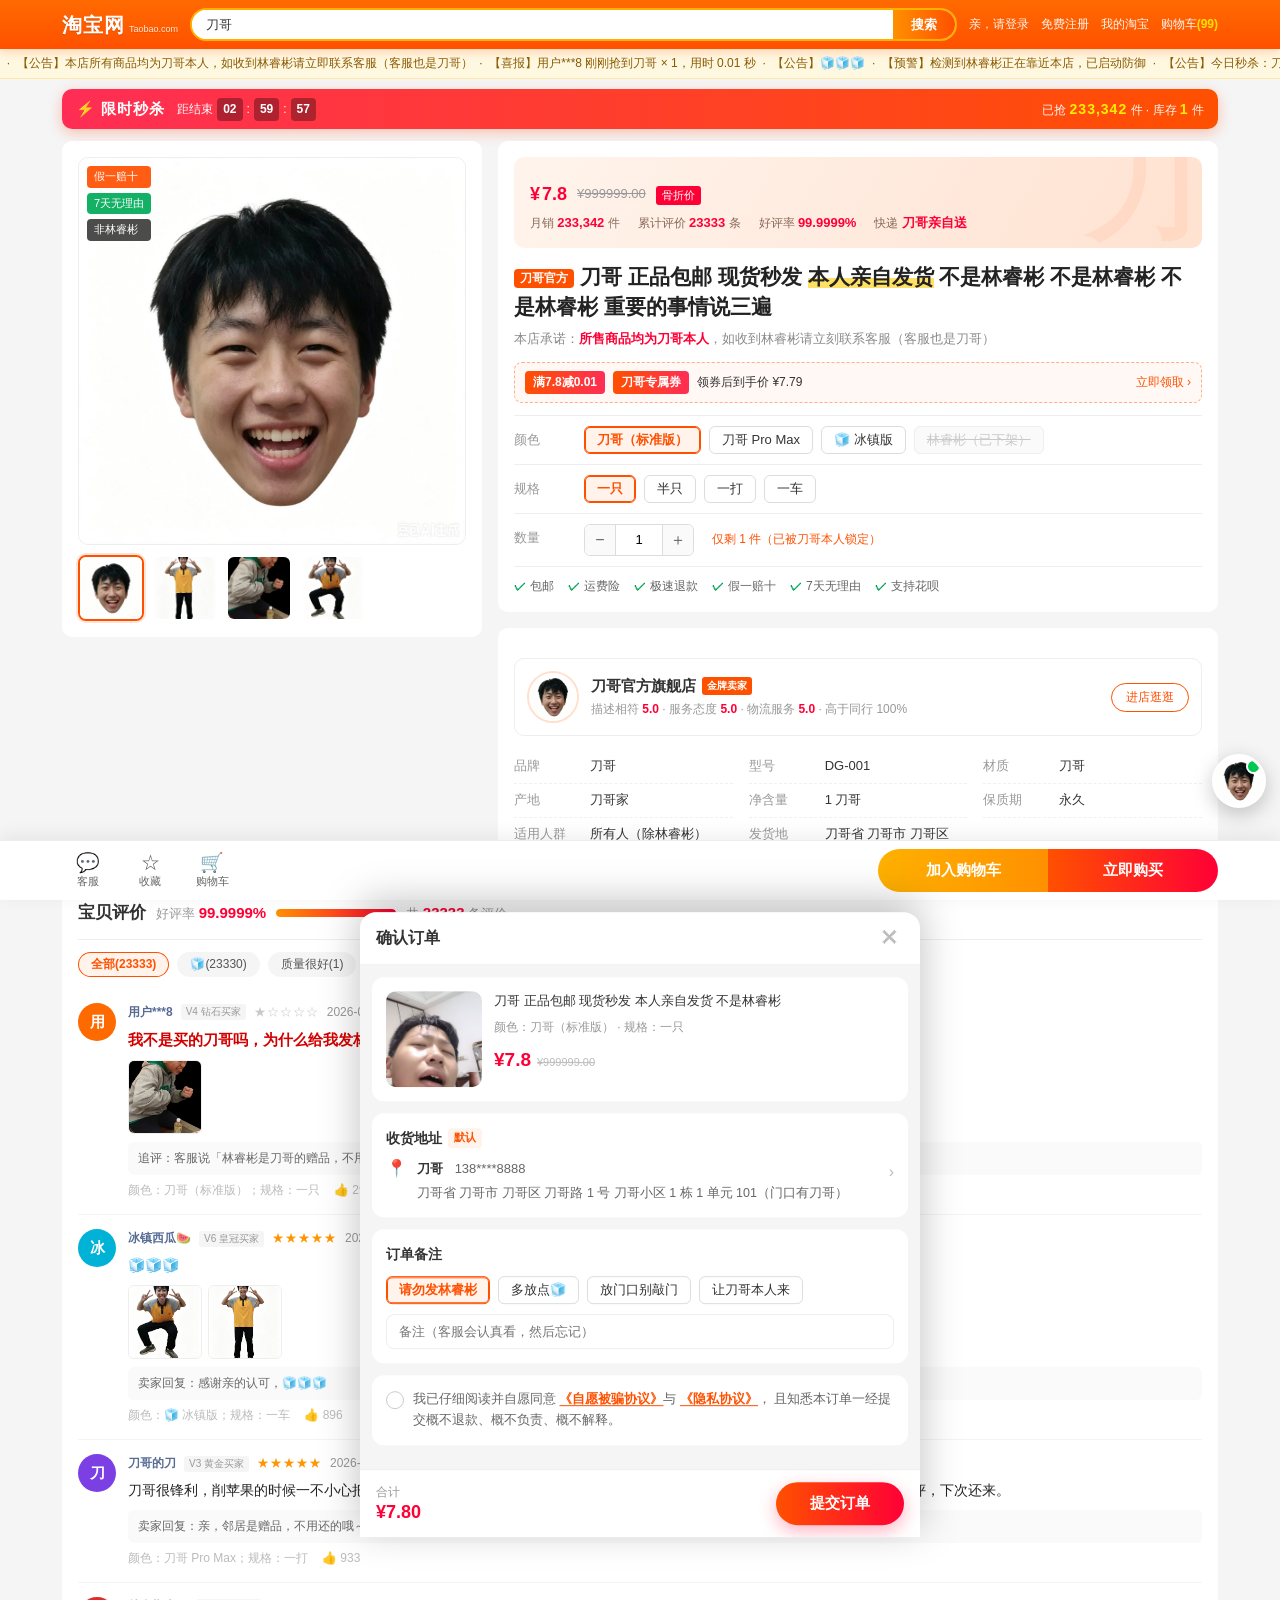
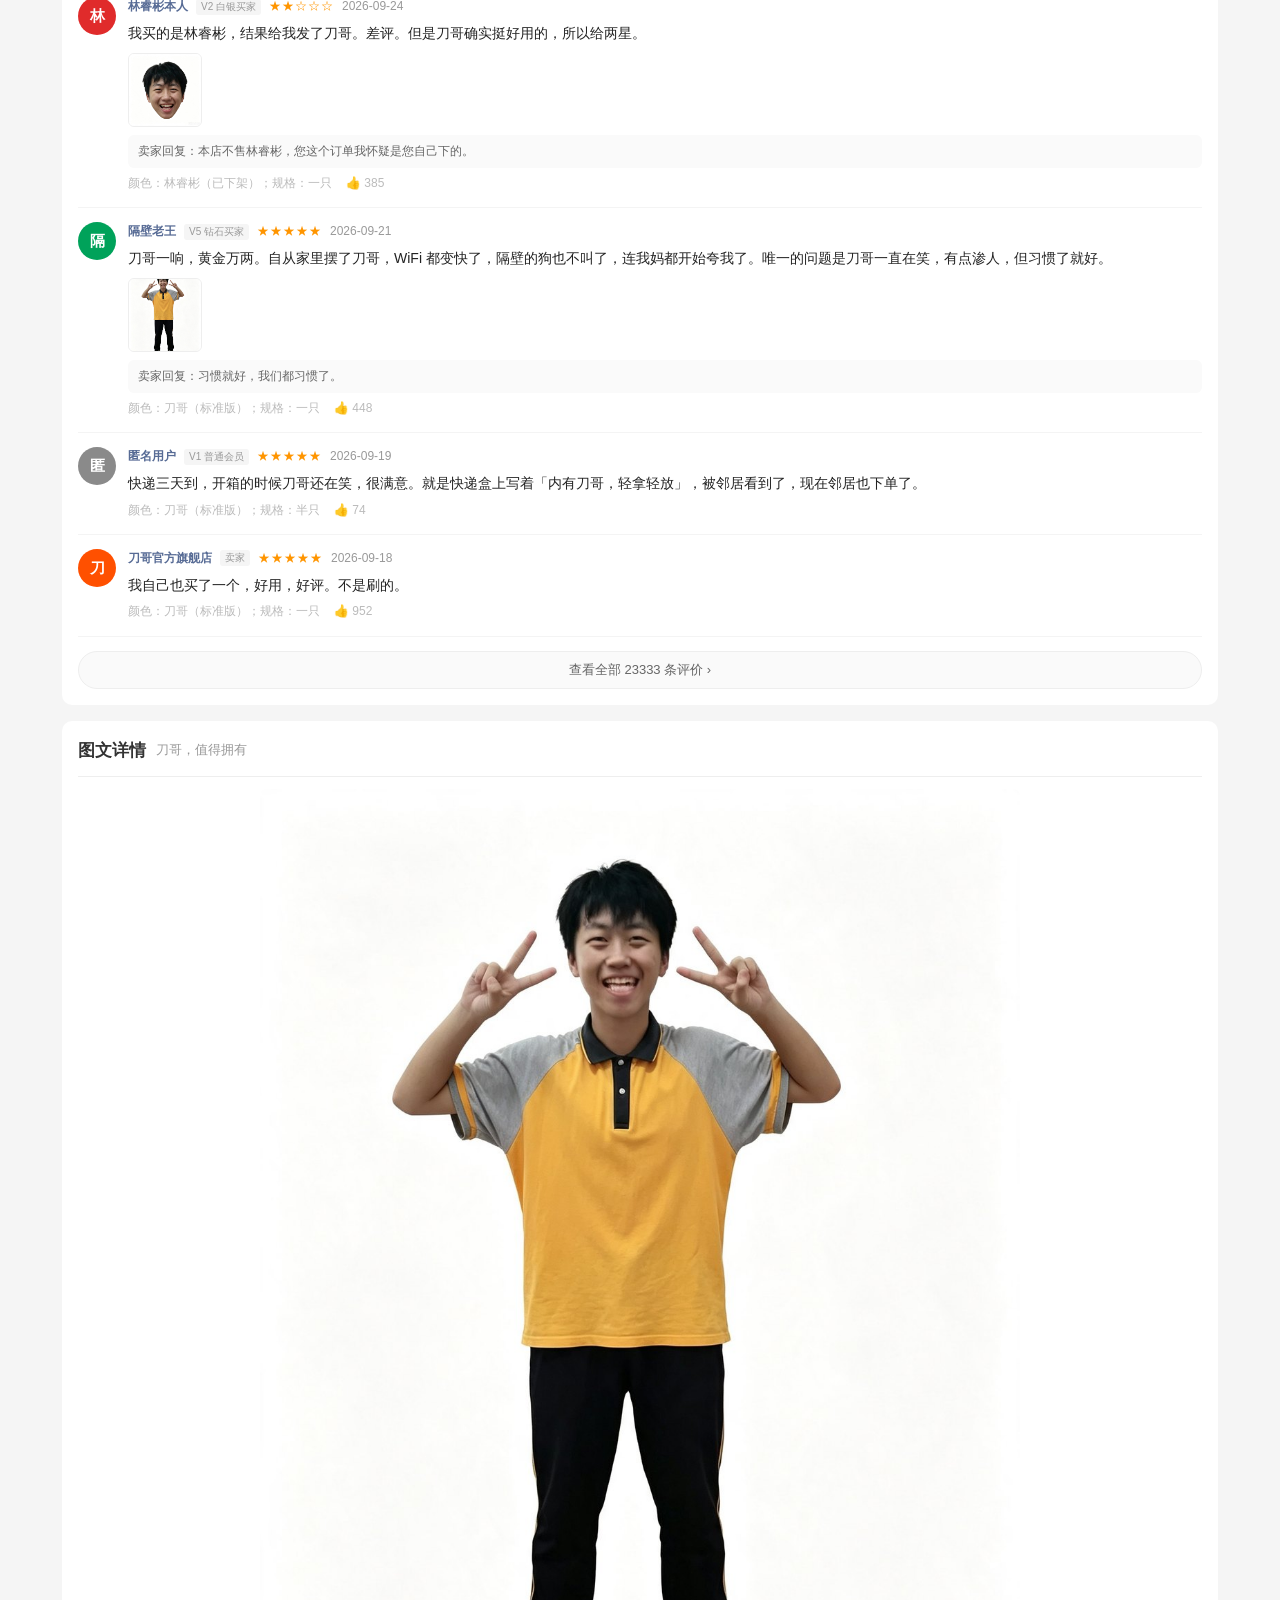
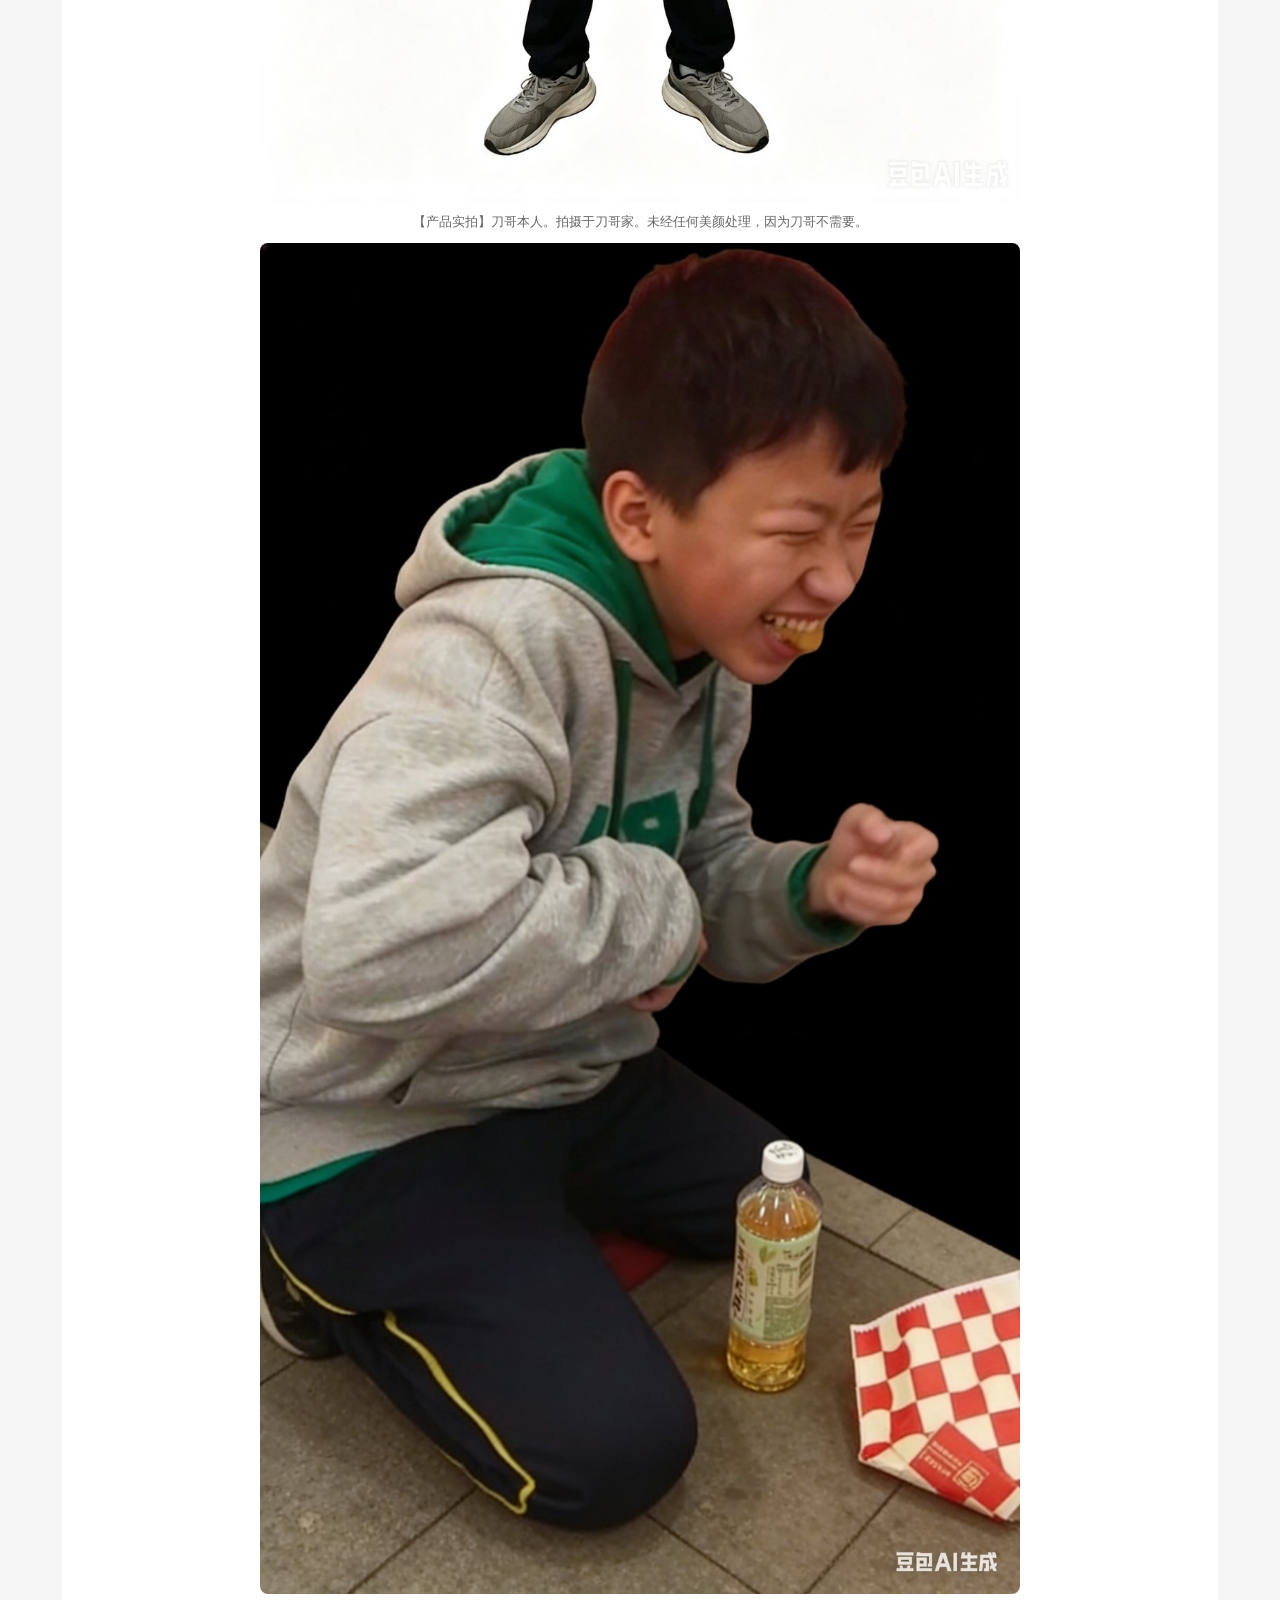
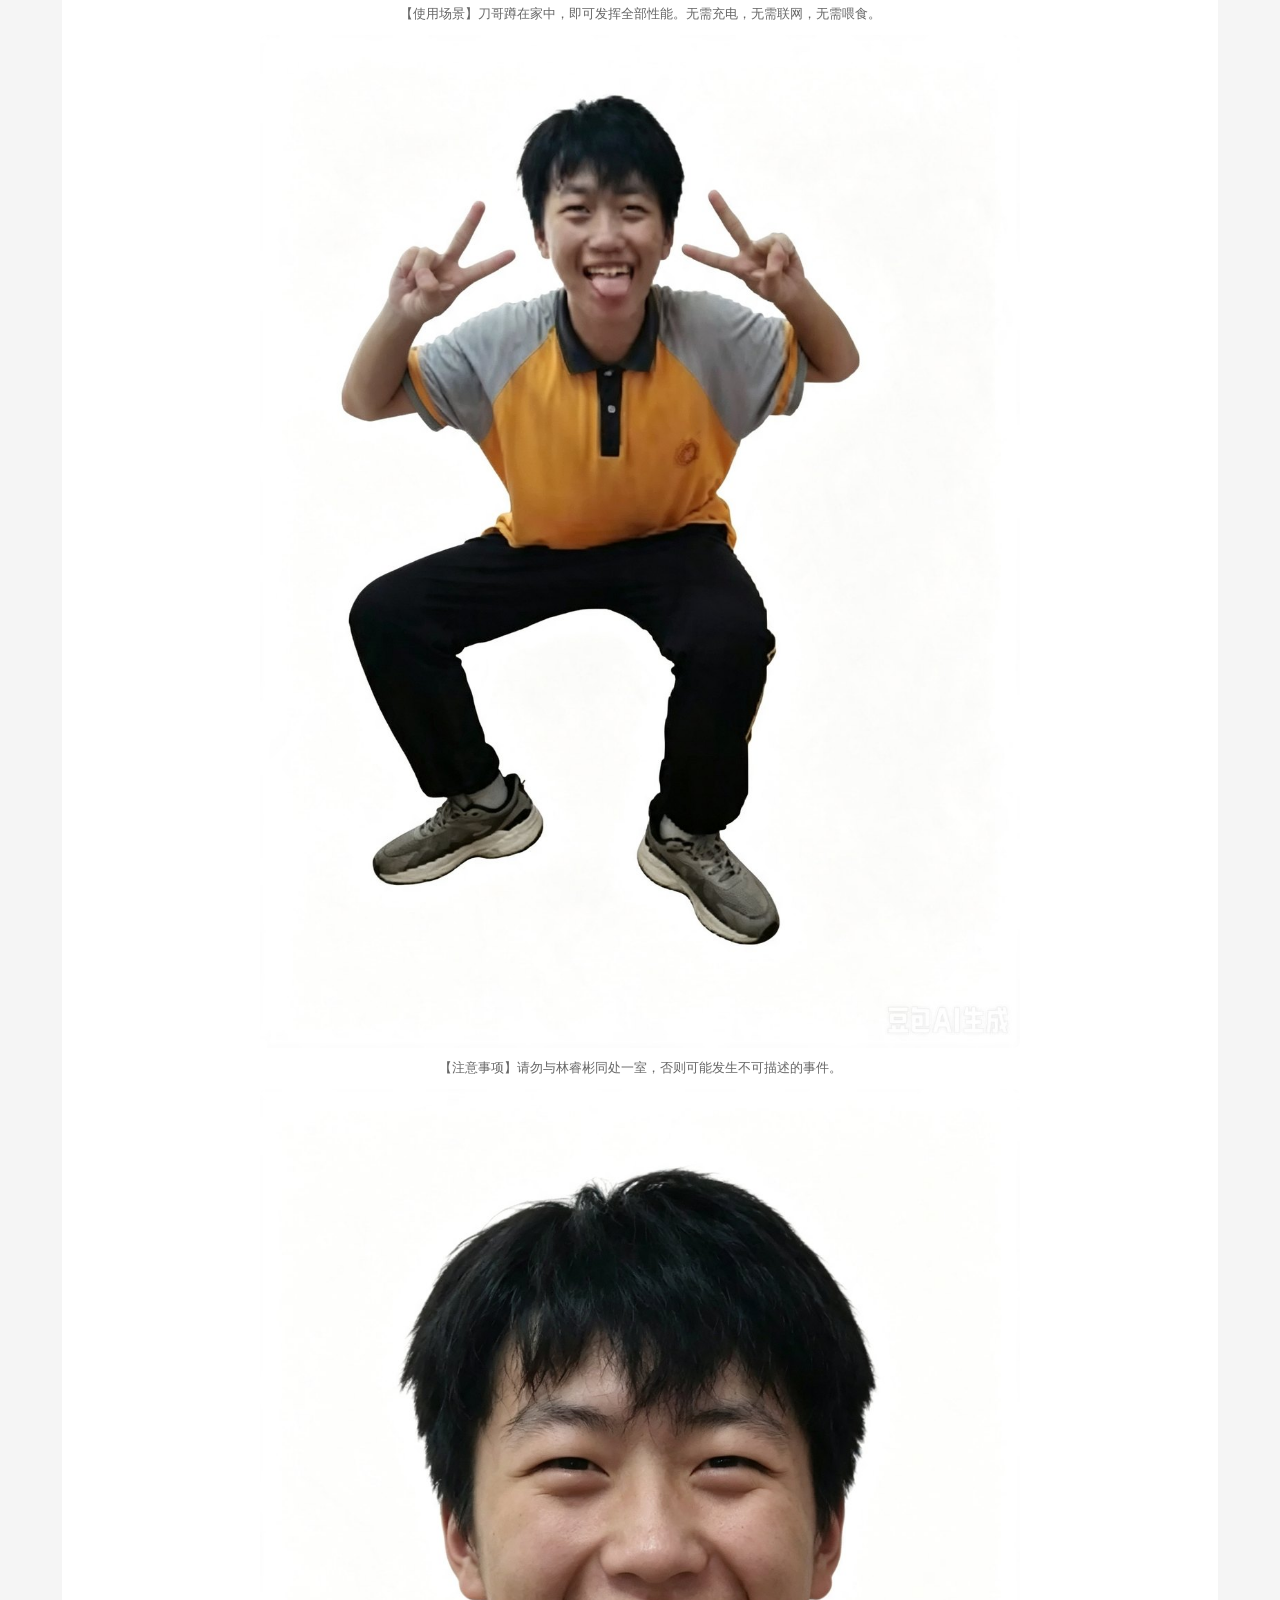
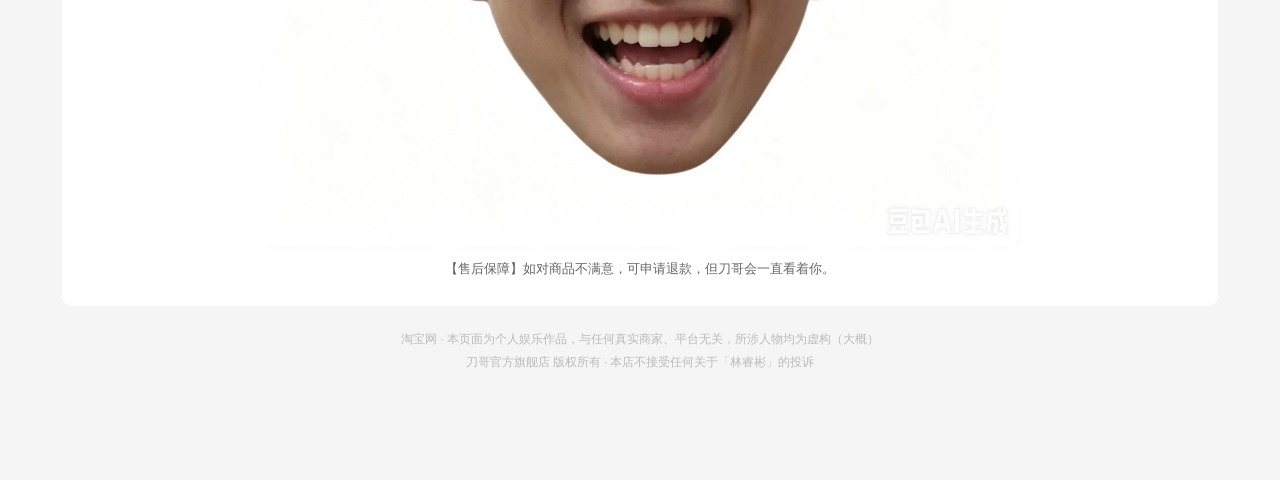
<file: shop/index.html>
<!DOCTYPE html>
<html lang="zh-CN">
<head>
<meta charset="UTF-8">
<meta name="viewport" content="width=device-width,initial-scale=1,viewport-fit=cover">
<title>刀哥 正品包邮 - 淘宝网</title>
<meta name="description" content="刀哥 正品包邮，现货秒发，本人亲自发货。不是林睿彬。">
<meta name="theme-color" content="#ff5000">
<link rel="preload" as="image" href="cover.jpg">
<link rel="preload" as="image" href="cover2.jpg">
<link rel="icon" href="data:image/svg+xml,<svg xmlns='http://www.w3.org/2000/svg' viewBox='0 0 100 100'><rect width='100' height='100' rx='22' fill='%23ff5000'/><text x='50' y='72' font-size='64' text-anchor='middle' fill='white' font-family='sans-serif' font-weight='bold'>刀</text></svg>">
<style>
:root{
  --tb:#ff5000;
  --tb-d:#f22e00;
  --price:#ff0036;
  --bg:#f5f5f5;
  --card:#fff;
  --line:#eee;
  --txt:#333;
  --sub:#999;
  --radius:10px;
}
*{box-sizing:border-box;-webkit-tap-highlight-color:transparent}
html,body{margin:0;padding:0}
html{scroll-behavior:smooth}
body{
  background:var(--bg);
  color:var(--txt);
  font-family:-apple-system,BlinkMacSystemFont,"PingFang SC","Hiragino Sans GB","Microsoft YaHei","Helvetica Neue",Arial,sans-serif;
  font-size:14px;
  line-height:1.6;
  overflow-x:hidden;
  padding-bottom:76px;
}
img{display:block;max-width:100%;-webkit-user-drag:none}
button{font-family:inherit;cursor:pointer;border:none;background:none;color:inherit}

/* ============ 顶部 ============ */
.topbar{
  position:sticky;top:0;z-index:60;
  background:linear-gradient(180deg,#ff6a00,#ff5000);
  color:#fff;
  box-shadow:0 2px 10px rgba(255,80,0,.25);
}
.topbar-in{
  max-width:1180px;margin:0 auto;padding:8px 12px;
  display:flex;align-items:center;gap:12px;
}
.logo{
  font-weight:900;font-size:20px;letter-spacing:1px;
  white-space:nowrap;display:flex;align-items:baseline;gap:4px;
  text-shadow:0 1px 0 rgba(0,0,0,.15);
}
.logo small{font-size:9px;font-weight:400;opacity:.85;letter-spacing:0}
.search{
  flex:1;display:flex;min-width:0;
  background:#fff;border-radius:999px;overflow:hidden;
  border:2px solid #ffb100;
}
.search input{
  flex:1;min-width:0;border:0;outline:0;padding:7px 14px;font-size:13px;color:#333;
}
.search button{
  background:linear-gradient(90deg,#ff9000,#ff5000);color:#fff;
  padding:0 18px;font-size:13px;font-weight:700;
}
.top-links{
  display:flex;gap:12px;font-size:12px;white-space:nowrap;opacity:.95;
}
.top-links span{cursor:pointer}
.top-links .cart b{color:#ffe600}
@media(max-width:820px){
  .top-links{display:none}
  .logo{font-size:16px}
}

/* 跑马灯 */
.marquee{
  background:#fff8e1;color:#8a5a00;font-size:12px;
  border-bottom:1px solid #ffe8a3;overflow:hidden;white-space:nowrap;
}
.marquee div{display:inline-block;padding:5px 0;animation:mar 26s linear infinite}
@keyframes mar{from{transform:translateX(0)}to{transform:translateX(-50%)}}

/* 秒杀条 */
.flash{
  max-width:1180px;margin:10px auto 0;padding:0 12px;
}
.flash-in{
  background:linear-gradient(90deg,#ff2d55,#ff5000,#ff9000);
  background-size:200% 100%;
  animation:hue 6s linear infinite;
  color:#fff;border-radius:var(--radius);
  padding:8px 14px;display:flex;align-items:center;gap:12px;flex-wrap:wrap;
  box-shadow:0 4px 14px rgba(255,60,0,.28);
}
@keyframes hue{from{background-position:0 0}to{background-position:200% 0}}
.flash b{font-size:15px;letter-spacing:1px}
.flash .cd{display:flex;gap:4px;align-items:center;font-size:12px}
.flash .cd i{
  background:rgba(0,0,0,.32);border-radius:4px;padding:2px 6px;
  font-style:normal;font-weight:700;font-variant-numeric:tabular-nums;
}
.flash .sold{margin-left:auto;font-size:12px;opacity:.95}
.flash .sold b{color:#fff600;font-size:14px}

/* ============ 布局 ============ */
.wrap{max-width:1180px;margin:12px auto;padding:0 12px}
.card{background:var(--card);border-radius:var(--radius);padding:16px}
.grid{display:grid;grid-template-columns:420px 1fr;gap:16px;align-items:start}
@media(max-width:900px){.grid{grid-template-columns:1fr}}

/* ============ 图集 ============ */
.gallery{position:sticky;top:64px}
@media(max-width:900px){.gallery{position:static}}
.stage{
  position:relative;width:100%;aspect-ratio:1/1;background:#fff;
  border-radius:var(--radius);overflow:hidden;border:1px solid var(--line);
}
.stage img{
  position:absolute;inset:0;width:100%;height:100%;object-fit:contain;
  transition:opacity .5s ease, transform .5s ease;
}
.stage img.alt{opacity:0}
.stage.swap img.alt{opacity:1}
.stage.swap img.main{opacity:0}
.stage .badges{
  position:absolute;left:8px;top:8px;display:flex;flex-direction:column;gap:5px;z-index:3;
}
.stage .badges span{
  background:rgba(255,80,0,.92);color:#fff;font-size:11px;
  padding:2px 7px;border-radius:4px;backdrop-filter:blur(2px);
}
.stage .badges span.g{background:rgba(0,170,90,.92)}
.stage .badges span.k{background:rgba(0,0,0,.7)}
/* 图集弹幕 */
.dm{position:absolute;inset:0;pointer-events:none;overflow:hidden;z-index:4}
.dm b{
  position:absolute;left:100%;white-space:nowrap;font-size:12px;font-weight:600;
  color:#fff;background:rgba(0,0,0,.42);padding:2px 9px;border-radius:999px;
  animation:dmr linear infinite;
}
@keyframes dmr{from{transform:translateX(0)}to{transform:translateX(calc(-100% - 110vw))}}
.thumbs{display:flex;gap:8px;margin-top:10px;flex-wrap:wrap}
.thumbs button{
  width:66px;height:66px;border-radius:8px;overflow:hidden;
  border:2px solid transparent;background:#fff;padding:0;flex:0 0 auto;
}
.thumbs button.on{border-color:var(--tb);box-shadow:0 0 0 2px rgba(255,80,0,.15)}
.thumbs img{width:100%;height:100%;object-fit:cover}

/* ============ 商品信息 ============ */
.pricebox{
  background:linear-gradient(120deg,#fff4ec,#ffe9dc 60%,#ffe2d0);
  border-radius:var(--radius);padding:14px 16px;position:relative;overflow:hidden;
}
.pricebox::after{
  content:"刀";position:absolute;right:6px;bottom:-32px;font-size:110px;font-weight:900;
  color:rgba(255,80,0,.07);pointer-events:none;
}
.p-row{display:flex;align-items:flex-end;gap:10px;flex-wrap:wrap;position:relative;z-index:1}
.now{color:var(--price);font-weight:900;font-size:34px;line-height:1}
.now i{font-size:18px;font-style:normal;margin-right:2px}
.now em{font-size:18px;font-style:normal}
.old{color:var(--sub);text-decoration:line-through;font-size:13px}
.disc{background:var(--price);color:#fff;font-size:11px;padding:1px 6px;border-radius:3px}
.p-meta{display:flex;gap:18px;margin-top:8px;font-size:12px;color:#8a6a5a;flex-wrap:wrap;position:relative;z-index:1}
.p-meta b{color:var(--price);font-size:13px}

h1.title{
  font-size:21px;line-height:1.45;margin:14px 0 6px;font-weight:800;color:#222;
}
h1.title .tag{
  display:inline-block;background:#ff5000;color:#fff;font-size:12px;
  padding:1px 6px;border-radius:4px;vertical-align:middle;margin-right:6px;font-weight:700;
}
h1.title mark{background:linear-gradient(transparent 58%, #ffe066 58%);color:#222}
.subline{color:#8a8a8a;font-size:13px;margin-bottom:12px}
.subline b{color:var(--price)}

.coupon{
  display:flex;align-items:center;gap:8px;flex-wrap:wrap;
  border:1px dashed #ffb08a;background:#fff8f4;border-radius:8px;
  padding:8px 10px;font-size:12px;margin-bottom:12px;
}
.coupon .cp{background:linear-gradient(90deg,#ff5000,#ff2d55);color:#fff;border-radius:4px;padding:2px 8px;font-weight:700}
.coupon .more{margin-left:auto;color:var(--tb)}

.opt{display:flex;gap:12px;padding:10px 0;border-top:1px solid var(--line);font-size:13px}
.opt .lb{color:var(--sub);flex:0 0 58px;padding-top:4px}
.opt .vals{display:flex;gap:8px;flex-wrap:wrap;flex:1}
.chip{
  border:1px solid #ddd;background:#fff;border-radius:6px;
  padding:4px 12px;font-size:13px;color:#333;transition:.15s;
}
.chip:hover{border-color:var(--tb);color:var(--tb)}
.chip.on{border-color:var(--tb);background:#fff3ec;color:var(--tb);font-weight:700;box-shadow:0 0 0 1px var(--tb) inset}
.chip.dis{color:#c9c9c9;border-color:#eee;background:#fafafa;text-decoration:line-through;cursor:not-allowed}
.qty{display:inline-flex;border:1px solid #ddd;border-radius:6px;overflow:hidden}
.qty button{width:30px;height:30px;font-size:16px;line-height:1;color:#666;background:#fafafa}
.qty button:active{background:#f0f0f0}
.qty input{width:48px;border:0;border-left:1px solid #ddd;border-right:1px solid #ddd;text-align:center;font-size:13px;outline:0}
.stockline{font-size:12px;color:#ff5000;margin-left:10px;align-self:center}
.serv{display:flex;gap:14px;flex-wrap:wrap;font-size:12px;color:#666;padding-top:10px;border-top:1px solid var(--line)}
.serv span::before{content:"✓";color:#00a25a;font-weight:900;margin-right:4px}

/* 店铺卡 */
.shop{
  margin-top:14px;border:1px solid var(--line);border-radius:var(--radius);padding:12px;
  display:flex;gap:12px;align-items:center;flex-wrap:wrap;
}
.shop .av{width:52px;height:52px;border-radius:50%;object-fit:cover;border:2px solid #ffe0cf}
.shop .nm{font-weight:800;font-size:15px;display:flex;align-items:center;gap:6px}
.shop .nm i{background:#ff5000;color:#fff;font-size:10px;font-style:normal;padding:1px 5px;border-radius:3px}
.shop .sc{font-size:12px;color:#999;margin-top:2px}
.shop .sc b{color:var(--price)}
.shop .go{margin-left:auto;border:1px solid var(--tb);color:var(--tb);border-radius:999px;padding:5px 14px;font-size:12px}

/* 参数 */
.params{display:grid;grid-template-columns:repeat(auto-fill,minmax(180px,1fr));gap:0 16px;margin-top:14px;font-size:13px}
.params div{display:flex;padding:6px 0;border-bottom:1px dashed #f0f0f0}
.params div b{color:var(--sub);font-weight:400;flex:0 0 76px}
.params div span{color:#333}

/* ============ 评价 ============ */
.sec{margin-top:16px}
.sec-h{display:flex;align-items:center;gap:10px;padding-bottom:12px;border-bottom:1px solid var(--line);flex-wrap:wrap}
.sec-h h2{margin:0;font-size:17px;font-weight:800}
.sec-h .rate{font-size:13px;color:var(--sub)}
.sec-h .rate b{color:var(--price);font-size:15px}
.bar{width:120px;height:8px;background:#eee;border-radius:99px;overflow:hidden}
.bar i{display:block;height:100%;width:0;background:linear-gradient(90deg,#ff9000,#ff0036);border-radius:99px;transition:width 1.6s cubic-bezier(.2,.9,.3,1)}
.rtags{display:flex;gap:8px;flex-wrap:wrap;margin:12px 0}
.rtags button{border-radius:999px;padding:4px 13px;font-size:12px;background:#f5f5f5;color:#555}
.rtags button.on{background:#fff3ec;color:var(--tb);font-weight:700;box-shadow:0 0 0 1px var(--tb) inset}

.rv{display:flex;gap:12px;padding:14px 0;border-bottom:1px solid #f4f4f4}
.rv .av{
  width:38px;height:38px;border-radius:50%;flex:0 0 38px;display:grid;place-items:center;
  color:#fff;font-weight:800;font-size:15px;user-select:none;
}
.rv .bd{flex:1;min-width:0}
.rv .hd{display:flex;align-items:center;gap:8px;font-size:12px;color:var(--sub);flex-wrap:wrap}
.rv .hd .un{color:#576b95;font-weight:600}
.rv .stars{color:#ff9500;letter-spacing:1px;font-size:12px}
.rv .stars.bad{color:#c9c9c9}
.rv .lv{background:#f5f5f5;border-radius:3px;padding:0 5px;font-size:10px}
.rv .txt{margin:6px 0 0;font-size:14px;color:#222;word-break:break-word}
.rv .txt.bad{color:#d40000;font-weight:700;font-size:15px}
.rv .pics{display:flex;gap:6px;margin-top:8px;flex-wrap:wrap}
.rv .pics img{width:74px;height:74px;object-fit:cover;border-radius:6px;border:1px solid var(--line)}
.rv .rep{margin-top:8px;background:#fafafa;border-radius:6px;padding:7px 10px;font-size:12px;color:#666}
.rv .rep b{color:#222}
.rv .foot{margin-top:6px;font-size:12px;color:#bbb;display:flex;gap:14px;flex-wrap:wrap}
.more-btn{
  width:100%;margin-top:14px;border:1px solid var(--line);border-radius:999px;
  padding:9px;color:#666;font-size:13px;background:#fafafa;
}

/* 详情 */
.detail{text-align:center}
.detail img{width:100%;max-width:760px;margin:0 auto;border-radius:8px}
.detail p{color:#666;font-size:13px;margin:10px auto;max-width:640px}

/* ============ 底部购买栏 ============ */
.bottom{
  position:fixed;left:0;right:0;bottom:0;z-index:70;
  background:rgba(255,255,255,.97);backdrop-filter:blur(8px);
  border-top:1px solid var(--line);
  box-shadow:0 -4px 18px rgba(0,0,0,.07);
}
.bottom-in{
  max-width:1180px;margin:0 auto;padding:8px 12px;
  display:flex;align-items:center;gap:10px;
  padding-bottom:calc(8px + env(safe-area-inset-bottom));
}
.icobtn{display:flex;flex-direction:column;align-items:center;font-size:11px;color:#666;gap:2px;padding:0 6px;min-width:52px}
.icobtn span.e{font-size:19px;line-height:1}
.icobtn.act{color:var(--tb)}
.buy{margin-left:auto;display:flex;border-radius:999px;overflow:hidden;flex:1;max-width:340px}
.buy button{flex:1;padding:12px 0;font-size:15px;font-weight:800;color:#fff}
.buy .add{background:linear-gradient(90deg,#ffb100,#ff9000)}
.buy .now2{background:linear-gradient(90deg,#ff5000,#ff0036)}
.buy button:active{filter:brightness(.93)}

/* ============ 购买弹层 ============ */
.mask{
  position:fixed;inset:0;z-index:80;background:rgba(0,0,0,.5);
  opacity:0;pointer-events:none;transition:opacity .25s;
}
.mask.on{opacity:1;pointer-events:auto}
.sheet{
  position:fixed;left:50%;bottom:0;transform:translate(-50%,102%);z-index:81;
  width:100%;max-width:560px;max-height:92vh;overflow:auto;
  background:#f5f5f5;border-radius:16px 16px 0 0;
  transition:transform .34s cubic-bezier(.2,.9,.3,1);
  box-shadow:0 -10px 40px rgba(0,0,0,.25);
}
.sheet.on{transform:translate(-50%,0)}
.sh-head{
  position:sticky;top:0;z-index:5;background:#fff;
  display:flex;align-items:center;padding:13px 16px;border-bottom:1px solid var(--line);
  border-radius:16px 16px 0 0;
}
.sh-head h3{margin:0;font-size:16px;font-weight:800}
.sh-head .x{margin-left:auto;font-size:20px;color:#bbb;padding:0 4px}
.sh-body{padding:12px}
.box{background:#fff;border-radius:12px;padding:14px;margin-bottom:12px}
.box h4{margin:0 0 10px;font-size:14px;font-weight:800;display:flex;align-items:center;gap:6px}
.box h4 i{background:#fff3ec;color:var(--tb);font-style:normal;font-size:11px;padding:1px 6px;border-radius:4px;font-weight:700}

.prod{display:flex;gap:12px}
.prod .pic{width:96px;height:96px;border-radius:10px;overflow:hidden;flex:0 0 96px;background:#fafafa;position:relative}
.prod .pic img{width:100%;height:100%;object-fit:cover}
.prod .inf{flex:1;min-width:0}
.prod .inf p{margin:0 0 6px;font-size:13px;color:#333;display:-webkit-box;-webkit-line-clamp:2;-webkit-box-orient:vertical;overflow:hidden}
.prod .inf .sk{font-size:12px;color:#999}
.prod .inf .pr{margin-top:8px;color:var(--price);font-weight:900;font-size:19px}
.prod .inf .pr small{font-size:11px;font-weight:400;color:#bbb;text-decoration:line-through;margin-left:6px}
.chips{display:flex;gap:8px;flex-wrap:wrap;margin-bottom:10px}
.addr{display:flex;gap:10px;align-items:flex-start;font-size:13px}.addr .pin{font-size:17px;line-height:1.2}
.addr .who{font-weight:800}
.addr .who span{font-weight:400;color:#666;margin-left:8px}
.addr .loc{color:#666;margin-top:3px;font-size:12.5px}
.addr .edit{margin-left:auto;color:#bbb;font-size:16px}

.pay-tabs{display:flex;gap:8px;margin-bottom:12px;flex-wrap:wrap}
.pay-tabs button{
  flex:1;min-width:88px;border:1px solid #eee;border-radius:10px;padding:9px 6px;
  font-size:12.5px;color:#666;background:#fafafa;display:flex;align-items:center;justify-content:center;gap:5px;
}
.pay-tabs button.on{border-color:var(--tb);background:#fff3ec;color:var(--tb);font-weight:700;box-shadow:0 0 0 1px var(--tb) inset}
.qrwrap{display:flex;gap:16px;align-items:center;flex-wrap:wrap;justify-content:center;text-align:center}
.qrbox{flex:0 0 auto;display:flex;flex-direction:column;align-items:center;gap:7px}
.qr{
  position:relative;display:block;width:190px;height:190px;padding:6px;background:#fff;
  border:1px solid var(--line);border-radius:10px;
  transition:transform .18s, box-shadow .18s, border-color .18s;
  -webkit-user-drag:none;
}
.qr:hover,.qr:focus-visible{
  transform:translateY(-2px) scale(1.02);border-color:var(--tb);
  box-shadow:0 8px 22px rgba(255,80,0,.22);outline:none;
}
.qr img{width:100%;height:100%;image-rendering:pixelated}
.qr::before{
  content:"";position:absolute;left:10px;right:10px;height:2px;
  background:linear-gradient(90deg,transparent,#ff0036,transparent);
  box-shadow:0 0 8px #ff0036;animation:scan 2.4s ease-in-out infinite;
  border-radius:2px;
}
@keyframes scan{0%{top:10px}50%{top:174px}100%{top:10px}}
.qr::after{
  content:"真码";position:absolute;right:-6px;top:-8px;background:#00a25a;color:#fff;
  font-size:10px;padding:1px 6px;border-radius:99px;font-weight:700;
}
.qrhint{font-size:11.5px;color:var(--tb);font-weight:700}
.qrside{flex:1;min-width:190px;text-align:left}
.qrside .amt{color:var(--price);font-weight:900;font-size:26px;line-height:1.1}
.qrside .amt i{font-size:15px;font-style:normal}
.qrside p{margin:8px 0 0;font-size:12.5px;color:#666}
.qrside .paycd{margin-top:10px;font-size:12px;color:#999}
.qrside .paycd b{color:var(--price);font-variant-numeric:tabular-nums}
.tip{font-size:11.5px;color:#aaa;margin-top:10px;line-height:1.7}
.sh-foot{
  position:sticky;bottom:0;background:#fff;border-top:1px solid var(--line);
  padding:12px 16px calc(12px + env(safe-area-inset-bottom));
  display:flex;align-items:center;gap:12px;
}
.sh-foot .sum{font-size:12px;color:#999}
.sh-foot .sum b{color:var(--price);font-size:18px;font-weight:900;display:block;line-height:1.2}
.sh-foot button.go{
  margin-left:auto;background:linear-gradient(90deg,#ff5000,#ff0036);color:#fff;
  border-radius:999px;padding:12px 34px;font-size:15px;font-weight:800;
  box-shadow:0 6px 18px rgba(255,0,54,.3);
}
.sh-foot button.go:disabled{opacity:.6;box-shadow:none}

/* 协议勾选 */
.agree{display:flex;gap:9px;align-items:flex-start;font-size:12.5px;color:#666;cursor:pointer;user-select:none;line-height:1.7}
.agree input{position:absolute;width:1px;height:1px;opacity:0;pointer-events:none}
.agree .tick{
  flex:0 0 18px;width:18px;height:18px;margin-top:2px;border-radius:50%;
  border:1.5px solid #ccc;background:#fff;position:relative;transition:.15s;
}
.agree:hover .tick{border-color:var(--tb)}
.agree input:checked + .tick{background:var(--tb);border-color:var(--tb)}
.agree input:checked + .tick::after{
  content:"";position:absolute;left:5.5px;top:2.5px;width:4px;height:9px;
  border:solid #fff;border-width:0 2px 2px 0;transform:rotate(45deg);
}
.agree input:focus-visible + .tick{box-shadow:0 0 0 3px rgba(255,80,0,.25)}
.agree .tx{flex:1;min-width:0}
.agree .lnk{
  color:var(--tb);font-weight:700;font-size:12.5px;padding:0;
  text-decoration:underline;text-underline-offset:2px;display:inline;
}
.agree.miss{animation:shk .5s cubic-bezier(.36,.07,.19,.97) both}
.agree.miss .tick{border-color:#d40000}

/* 协议弹窗 */
.docmask{
  position:fixed;inset:0;z-index:118;background:rgba(0,0,0,.55);
  opacity:0;pointer-events:none;transition:opacity .25s;
}
.docmask.on{opacity:1;pointer-events:auto}
.doc{
  position:fixed;left:50%;top:50%;z-index:119;
  transform:translate(-50%,-50%) scale(.94);
  width:calc(100% - 32px);max-width:520px;max-height:84vh;
  background:#fff;border-radius:14px;display:flex;flex-direction:column;
  opacity:0;pointer-events:none;transition:opacity .25s, transform .25s;
  box-shadow:0 24px 70px rgba(0,0,0,.35);
}
.doc.on{opacity:1;pointer-events:auto;transform:translate(-50%,-50%) scale(1)}
.doc-head{display:flex;align-items:center;padding:14px 16px;border-bottom:1px solid var(--line)}
.doc-head h3{margin:0;font-size:16px;font-weight:800}
.doc-head .x{margin-left:auto;font-size:20px;color:#bbb;padding:0 4px}
.doc-body{padding:14px 20px 18px;overflow:auto;font-size:13.5px;color:#444;line-height:1.9}
.doc-body h4{margin:0 0 10px;font-size:13.5px;color:#222}
.doc-body ol{margin:0;padding-left:20px}
.doc-body li{margin-bottom:10px}
.doc-body .sig{margin-top:16px;padding-top:12px;border-top:1px dashed #eee;text-align:right;color:#999;font-size:12.5px;line-height:1.8}
.doc-body .annex{margin-top:18px;padding-top:14px;border-top:1px dashed #eee}
.doc-body .annex h4{margin:0 0 6px;font-size:13.5px;color:#222}
.doc-body .annex .note{margin:0 0 10px;font-size:12.5px;color:#8a8a8a;line-height:1.8}
.doc-body .annex a{display:block;text-decoration:none}
.doc-body .annex img{
  width:100%;border:1px solid #e6e6e6;border-radius:8px;background:#fafafa;
  box-shadow:0 2px 10px rgba(0,0,0,.06);transition:box-shadow .2s, transform .2s;
}
.doc-body .annex a:hover img{box-shadow:0 6px 20px rgba(0,0,0,.14);transform:translateY(-1px)}
.doc-body .annex .cap{margin:8px 0 0;font-size:12px;color:#aaa;text-align:center}
.doc-foot{padding:12px 16px calc(12px + env(safe-area-inset-bottom));border-top:1px solid var(--line)}
.doc-foot button{
  width:100%;background:linear-gradient(90deg,#ff5000,#ff0036);color:#fff;
  border-radius:999px;padding:12px;font-size:15px;font-weight:800;
}

.done{text-align:center;padding:8px 0 4px}
.done .ok{
  width:64px;height:64px;margin:6px auto 12px;border-radius:50%;
  background:linear-gradient(135deg,#00c853,#00a25a);color:#fff;font-size:34px;
  display:grid;place-items:center;box-shadow:0 8px 22px rgba(0,200,83,.35);
  animation:pop .5s cubic-bezier(.2,1.6,.4,1) both;
}
@keyframes pop{from{transform:scale(0)}to{transform:scale(1)}}
.done h3{margin:0 0 6px;font-size:19px;font-weight:900}
.done p{margin:0;color:#888;font-size:12.5px}
.orderbox{text-align:left;font-size:12.5px;margin-top:14px}
.orderbox div{display:flex;padding:5px 0;border-bottom:1px dashed #f0f0f0}
.orderbox div b{color:#999;font-weight:400;flex:0 0 82px}
.orderbox div span{color:#333;word-break:break-all}

/* ============ 飞出层 ============ */
.fly{
  position:fixed;inset:0;z-index:200;pointer-events:none;
  opacity:0;transition:opacity .3s;
}
.fly.on{opacity:1;pointer-events:auto}
.fly .bg{position:absolute;inset:0;background:radial-gradient(circle at 50% 50%,rgba(20,0,0,.35),rgba(0,0,0,.78))}
.fly .it{position:fixed;left:0;top:0;pointer-events:none;will-change:transform,opacity}
.fly .it img{width:100%;height:auto;animation:wob 2.6s ease-in-out infinite alternate;filter:drop-shadow(0 10px 22px rgba(0,0,0,.5))}
@keyframes wob{from{transform:rotate(-3deg) translateY(-4px)}to{transform:rotate(3deg) translateY(4px)}}
.fly .it{animation:flyout 1s cubic-bezier(.16,.9,.3,1) both}
@keyframes flyout{
  0%{opacity:0;transform:translate(-50%,-50%) scale(.04) rotate(0deg)}
  12%{opacity:1}
  100%{opacity:1;transform:translate(calc(-50% + var(--dx)),calc(-50% + var(--dy))) scale(var(--sc)) rotate(var(--rot))}
}

/* ============ 杂项 ============ */
.float-kf{
  position:fixed;right:14px;bottom:92px;z-index:65;display:flex;flex-direction:column;align-items:flex-end;gap:8px;
}
.float-kf .bub{
  background:#fff;border-radius:12px 12px 2px 12px;padding:9px 12px;font-size:12.5px;color:#333;
  box-shadow:0 6px 22px rgba(0,0,0,.14);max-width:200px;opacity:0;transform:translateY(6px);
  transition:.25s;pointer-events:none;border:1px solid #f0f0f0;
}
.float-kf .bub.on{opacity:1;transform:none}
.float-kf .av{
  width:54px;height:54px;border-radius:50%;overflow:hidden;border:3px solid #fff;
  box-shadow:0 6px 20px rgba(0,0,0,.22);background:#fff;cursor:pointer;position:relative;
}
.float-kf .av img{width:100%;height:100%;object-fit:cover}
.float-kf .av::after{
  content:"";position:absolute;right:2px;top:2px;width:11px;height:11px;border-radius:50%;
  background:#00c853;border:2px solid #fff;animation:blink 1.4s infinite;
}
@keyframes blink{0%,100%{opacity:1}50%{opacity:.35}}

.toast{
  position:fixed;left:50%;top:50%;transform:translate(-50%,-50%) scale(.9);
  background:rgba(0,0,0,.84);color:#fff;border-radius:10px;padding:12px 20px;
  font-size:13.5px;z-index:300;opacity:0;pointer-events:none;transition:.22s;max-width:80vw;text-align:center;
  line-height:1.6;
}
.toast.on{opacity:1;transform:translate(-50%,-50%) scale(1)}

.ices{position:fixed;inset:0;z-index:1;pointer-events:none;overflow:hidden}
.ices img{
  position:absolute;top:-16vh;opacity:.16;
  animation:fall linear infinite;
  -webkit-user-drag:none;user-select:none;will-change:transform;
}
@keyframes fall{to{transform:translateY(132vh) rotate(360deg)}}

.shake{animation:shk .5s cubic-bezier(.36,.07,.19,.97) both}@keyframes shk{
  10%,90%{transform:translateX(-3px)}
  20%,80%{transform:translateX(5px)}
  30%,50%,70%{transform:translateX(-8px)}
  40%,60%{transform:translateX(8px)}
}
footer.site{max-width:1180px;margin:22px auto 30px;padding:0 12px;color:#bbb;font-size:11.5px;text-align:center;line-height:2}

/* 减弱动效偏好 */
@media (prefers-reduced-motion: reduce){
  *,*::before,*::after{animation-duration:.01ms !important;animation-iteration-count:1 !important;transition-duration:.01ms !important}
  .ices{display:none}
  html{scroll-behavior:auto}
}
</style>
</head>
<body>

<!-- 顶部 -->
<div class="topbar">
  <div class="topbar-in">
    <div class="logo">淘宝网<small>Taobao.com</small></div>
    <div class="search">
      <input id="kw" value="刀哥" placeholder="搜索宝贝">
      <button id="searchBtn">搜索</button>
    </div>
    <div class="top-links">
      <span onclick="toast('亲，你已经是刀哥的人了')">亲，请登录</span>
      <span onclick="toast('注册即送刀哥一只（数量有限）')">免费注册</span>
      <span onclick="toast('我的淘宝：空空如也，只有刀哥')">我的淘宝</span>
      <span class="cart" onclick="toast('购物车(99/99)<br><b>已满</b>：全部是刀哥')">购物车<b>(99)</b></span>
    </div>
  </div>
</div>

<div class="marquee">
  <div id="marquee"></div>
</div>

<div class="flash">
  <div class="flash-in">
    <b>⚡ 限时秒杀</b>
    <span class="cd">距结束
      <i id="cd-h">00</i>:<i id="cd-m">00</i>:<i id="cd-s">00</i>
    </span>
    <span class="sold">已抢 <b id="soldNum">233333</b> 件 · 库存 <b>1</b> 件</span>
  </div>
</div>

<div class="wrap">
  <div class="grid">

    <!-- 图集 -->
    <div class="card gallery">
      <div class="stage" id="stage">
        <div class="badges">
          <span>假一赔十</span>
          <span class="g">7天无理由</span>
          <span class="k">非林睿彬</span>
        </div>
        <div class="dm" id="dm"></div>
        <img class="main" id="mainImg" src="cover.jpg" alt="刀哥">
        <img class="alt" id="mainImg2" src="cover2.jpg" alt="刀哥（购买界面专用封面）">
      </div>
      <div class="thumbs" id="thumbs">
        <button class="on" data-src="cover.jpg"><img src="cover.jpg" alt=""></button>
        <button data-src="p1.jpg"><img src="p1.jpg" alt=""></button>
        <button data-src="p2.jpg"><img src="p2.jpg" alt=""></button>
        <button data-src="p3.jpg"><img src="p3.jpg" alt=""></button>
      </div>
    </div>

    <!-- 商品信息 -->
    <div>
      <div class="card">
        <div class="pricebox">
          <div class="p-row">
            <div class="now"><i>¥</i><em id="priceNum">7.8</em></div>
            <div class="old">¥999999.00</div>
            <div class="disc">骨折价</div>
          </div>
          <div class="p-meta">
            <span>月销 <b id="soldNum2">233333</b> 件</span>
            <span>累计评价 <b>23333</b> 条</span>
            <span>好评率 <b>99.9999%</b></span>
            <span>快递 <b>刀哥亲自送</b></span>
          </div>
        </div>

        <h1 class="title">
          <span class="tag">刀哥官方</span>刀哥 正品包邮 现货秒发 <mark>本人亲自发货</mark>
          不是林睿彬 不是林睿彬 不是林睿彬 重要的事情说三遍
        </h1>
        <div class="subline">
          本店承诺：<b>所售商品均为刀哥本人</b>，如收到林睿彬请立刻联系客服（客服也是刀哥）
        </div>

        <div class="coupon">
          <span class="cp">满7.8减0.01</span>
          <span class="cp">刀哥专属券</span>
          <span>领券后到手价 ¥7.79</span>
          <span class="more" onclick="toast('已领取「刀哥专属券」<br>抵扣 ¥0.01，实付 ¥7.79')">立即领取 ›</span>
        </div>

        <div class="opt">
          <div class="lb">颜色</div>
          <div class="vals" id="optColor">
            <button class="chip on">刀哥（标准版）</button>
            <button class="chip">刀哥 Pro Max</button>
            <button class="chip">🧊 冰镇版</button>
            <button class="chip dis">林睿彬（已下架）</button>
          </div>
        </div>

        <div class="opt">
          <div class="lb">规格</div>
          <div class="vals" id="optSize">
            <button class="chip on">一只</button>
            <button class="chip">半只</button>
            <button class="chip">一打</button>
            <button class="chip">一车</button>
          </div>
        </div>

        <div class="opt">
          <div class="lb">数量</div>
          <div class="vals" style="align-items:center">
            <div class="qty">
              <button id="minus">−</button>
              <input id="qty" value="1" inputmode="numeric">
              <button id="plus">＋</button>
            </div>
            <span class="stockline" id="stockline">仅剩 1 件（已被刀哥本人锁定）</span>
          </div>
        </div>

        <div class="serv">
          <span>包邮</span><span>运费险</span><span>极速退款</span><span>假一赔十</span><span>7天无理由</span><span>支持花呗</span>
        </div>
      </div>

      <div class="card" style="margin-top:16px">
        <div class="shop">
          <img class="av" src="cover.jpg" alt="店铺头像">
          <div>
            <div class="nm">刀哥官方旗舰店 <i>金牌卖家</i></div>
            <div class="sc">描述相符 <b>5.0</b> · 服务态度 <b>5.0</b> · 物流服务 <b>5.0</b> · 高于同行 100%</div>
          </div>
          <button class="go" onclick="toast('已进入「刀哥官方旗舰店」<br>本店仅售 1 件商品：刀哥')">进店逛逛</button>
        </div>

        <div class="params">
          <div><b>品牌</b><span>刀哥</span></div>
          <div><b>型号</b><span>DG-001</span></div>
          <div><b>材质</b><span>刀哥</span></div>
          <div><b>产地</b><span>刀哥家</span></div>
          <div><b>净含量</b><span>1 刀哥</span></div>
          <div><b>保质期</b><span>永久</span></div>
          <div><b>适用人群</b><span>所有人（除林睿彬）</span></div>
          <div><b>发货地</b><span>刀哥省 刀哥市 刀哥区</span></div>
        </div>
      </div>
    </div>
  </div>

  <!-- 评价 -->
  <div class="card sec">
    <div class="sec-h">
      <h2>宝贝评价</h2>
      <span class="rate">好评率 <b>99.9999%</b></span>
      <div class="bar"><i id="rateBar"></i></div>
      <span class="rate">共 <b>23333</b> 条评价</span>
    </div>

    <div class="rtags" id="rtags">
      <button class="on">全部(23333)</button>
      <button>🧊(23330)</button>
      <button>质量很好(1)</button>
      <button>不是林睿彬(1)</button>
      <button>发货快(0)</button>
      <button>有内鬼(1)</button>
    </div>

    <div id="reviews"></div>

    <button class="more-btn" onclick="toast('已加载更多评价<br>……剩余 23326 条均为「🧊🧊🧊」')">查看全部 23333 条评价 ›</button>
  </div>

  <!-- 详情 -->
  <div class="card sec detail">
    <div class="sec-h"><h2>图文详情</h2><span class="rate">刀哥，值得拥有</span></div>
    <div style="height:12px"></div>
    <img src="p1.jpg" alt="详情1" loading="lazy" decoding="async">
    <p>【产品实拍】刀哥本人。拍摄于刀哥家。未经任何美颜处理，因为刀哥不需要。</p>
    <img src="p2.jpg" alt="详情2" loading="lazy" decoding="async">
    <p>【使用场景】刀哥蹲在家中，即可发挥全部性能。无需充电，无需联网，无需喂食。</p>
    <img src="p3.jpg" alt="详情3" loading="lazy" decoding="async">
    <p>【注意事项】请勿与林睿彬同处一室，否则可能发生不可描述的事件。</p>
    <img src="cover.jpg" alt="详情4" loading="lazy" decoding="async">
    <p>【售后保障】如对商品不满意，可申请退款，但刀哥会一直看着你。</p>
  </div>
</div>

<footer class="site">
  淘宝网 · 本页面为个人娱乐作品，与任何真实商家、平台无关，所涉人物均为虚构（大概）<br>
  刀哥官方旗舰店 版权所有 · 本店不接受任何关于「林睿彬」的投诉
</footer>

<!-- 客服 -->
<div class="float-kf">
  <div class="bub" id="kfBub">在的亲，需要刀哥还是林睿彬？</div>
  <div class="av" id="kfAv" role="button" tabindex="0" aria-label="刀哥客服"><img src="cover.jpg" alt="客服"></div>
</div>

<!-- 底部栏 -->
<div class="bottom">
  <div class="bottom-in">
    <button class="icobtn" id="kfBtn" aria-label="联系客服"><span class="e">💬</span>客服</button>
    <button class="icobtn" id="favBtn" aria-label="收藏商品"><span class="e">☆</span>收藏</button>
    <button class="icobtn" aria-label="购物车" onclick="toast('购物车(99/99)<br><b>已满</b>：全部是刀哥')"><span class="e">🛒</span>购物车</button>
    <div class="buy">
      <button class="add" id="addCart">加入购物车</button>
      <button class="now2" id="buyNow">立即购买</button>
    </div>
  </div>
</div>

<!-- 购买弹层 -->
<div class="mask" id="mask"></div>
<div class="sheet" id="sheet">
  <div class="sh-head">
    <h3 id="shTitle">确认订单</h3>
    <button class="x" id="shClose">✕</button>
  </div>

  <!-- 步骤1：确认订单 -->
  <div id="step1">
    <div class="sh-body">
      <div class="box">
        <div class="prod">
          <div class="pic">
            <img src="cover2.jpg" alt="刀哥">
          </div>
          <div class="inf">
            <p>刀哥 正品包邮 现货秒发 本人亲自发货 不是林睿彬</p>
            <div class="sk">颜色：<span id="skColor">刀哥（标准版）</span> · 规格：<span id="skSize">一只</span></div>
            <div class="pr">¥7.8<small>¥999999.00</small></div>
          </div>
        </div>
      </div>

      <div class="box">
        <h4>收货地址 <i>默认</i></h4>
        <div class="addr">
          <span class="pin">📍</span>
          <div>
            <div class="who">刀哥 <span>138****8888</span></div>
            <div class="loc">刀哥省 刀哥市 刀哥区 刀哥路 1 号 刀哥小区 1 栋 1 单元 101（门口有刀哥）</div>
          </div>
          <span class="edit">›</span>
        </div>
      </div>

      <div class="box">
        <h4>订单备注</h4>
        <div class="chips">
          <button class="chip on">请勿发林睿彬</button>
          <button class="chip">多放点🧊</button>
          <button class="chip">放门口别敲门</button>
          <button class="chip">让刀哥本人来</button>
        </div>
        <input id="remark" placeholder="备注（客服会认真看，然后忘记）"
          style="width:100%;border:1px solid #eee;border-radius:8px;padding:9px 12px;font-size:13px;outline:0;color:#333">
      </div>

      <div class="box">
        <div class="agree" id="agreeRow">
          <input type="checkbox" id="agreeChk">
          <span class="tick" aria-hidden="true"></span>
          <span class="tx">我已仔细阅读并自愿同意
            <button type="button" class="lnk" data-doc="cheat">《自愿被骗协议》</button>与
            <button type="button" class="lnk" data-doc="privacy">《隐私协议》</button>，
            且知悉本订单一经提交概不退款、概不负责、概不解释。
          </span>
        </div>
      </div>
    </div>
    <div class="sh-foot">
      <div class="sum">合计<b>¥<span id="total1">7.80</span></b></div>
      <button class="go" id="toPay">提交订单</button>
    </div>
  </div>

  <!-- 步骤2：支付 -->
  <div id="step2" style="display:none">
    <div class="sh-body">
      <div class="box">
        <h4>支付方式 <i>扫码支付</i></h4>
        <div class="pay-tabs" id="payTabs">
          <button class="on">💚 微信支付</button>
          <button>💙 支付宝</button>
          <button>🌸 花呗</button>
          <button>🔪 刀哥支付</button>
        </div>
        <div class="qrwrap">
          <div class="qrbox">
            <a class="qr" id="qrLink" href="../daoge666/" title="扫码或点击前往「刀哥牛逼666」">
              <img src="qrcode.png" alt="刀哥收款二维码">
            </a>
            <span class="qrhint">点击二维码直接跳转 ›</span>
          </div>
          <div class="qrside">
            <div class="amt"><i>¥</i><span id="total2">7.80</span></div>
            <p>请使用手机扫描二维码完成支付</p>
            <p class="paycd">支付剩余时间 <b id="payCd">04:59</b></p>
            <p style="color:#d40000;font-weight:700;margin-top:8px">⚠️ 收款方：刀哥（个人）</p>
          </div>
        </div>
        <div class="tip">
          · 本二维码真实有效，扫描后将前往「刀哥牛逼666」页面<br>
          · 本页面不会产生任何真实交易，也不会扣你一分钱<br>
          · 如扫出「林睿彬」，请立即关闭页面并深呼吸
        </div>
      </div>
    </div>
    <div class="sh-foot">
      <div class="sum">待支付<b>¥<span id="total3">7.80</span></b></div>
      <button class="go" id="paid">我已完成支付</button>
    </div>
  </div>

  <!-- 步骤3：成功 -->
  <div id="step3" style="display:none">
    <div class="sh-body">
      <div class="box done">
        <div class="ok">✓</div>
        <h3>支付成功！</h3>
        <p>刀哥已出库，正在以 2333 km/h 的速度飞向你</p>
        <div class="orderbox">
          <div><b>订单编号</b><span id="orderNo"></span></div>
          <div><b>商品</b><span>刀哥 × 1（已确认不是林睿彬）</span></div>
          <div><b>实付款</b><span style="color:#ff0036;font-weight:800">¥7.80</span></div>
          <div><b>承运人</b><span>刀哥本人</span></div>
          <div><b>预计送达</b><span>现在</span></div>
          <div><b>收货人</b><span>刀哥（本人签收）</span></div>
        </div>
      </div>
    </div>
    <div class="sh-foot">
      <div class="sum">实付<b>¥7.80</b></div>
      <button class="go" id="flyBtn">查看刀哥飞出 🎉</button>
    </div>
  </div>
</div>

<!-- 协议弹窗 -->
<div class="docmask" id="docMask"></div>
<div class="doc" id="doc" role="dialog" aria-modal="true" aria-labelledby="docTitle">
  <div class="doc-head">
    <h3 id="docTitle"></h3>
    <button class="x" id="docClose" aria-label="关闭">✕</button>
  </div>
  <div class="doc-body" id="docBody"></div>
  <div class="doc-foot"><button id="docOk">我已阅读，且无路可退</button></div>
</div>

<!-- 飞出层 -->
<div class="fly" id="fly">
  <div class="bg"></div>
</div>

<div class="ices" id="ices"></div>
<div class="toast" id="toast"></div>

<script>
/* ---------- 工具 ---------- */
const $ = s => document.querySelector(s);
const $$ = s => [...document.querySelectorAll(s)];
let toastTimer;
function toast(html, ms){
  const t = $('#toast');
  t.innerHTML = html;
  t.classList.add('on');
  clearTimeout(toastTimer);
  toastTimer = setTimeout(()=>t.classList.remove('on'), ms || 2000);
}
function rnd(a,b){ return a + Math.random()*(b-a); }
function pick(arr){ return arr[Math.floor(Math.random()*arr.length)]; }

/* ---------- 跑马灯 ---------- */
const MARQ = [
  '【公告】本店所有商品均为刀哥本人，如收到林睿彬请立即联系客服（客服也是刀哥）',
  '【喜报】用户***8 刚刚抢到刀哥 × 1，用时 0.01 秒',
  '【公告】🧊🧊🧊',
  '【预警】检测到林睿彬正在靠近本店，已启动防御',
  '【公告】今日秒杀：刀哥 1 件，先到先得，卖完不补',
  '【喜报】刀哥官方旗舰店 连续 23333 天零差评（差评已被刀哥处理）'
];
$('#marquee').innerHTML = [...MARQ, ...MARQ].map(s=>'&nbsp;&nbsp;·&nbsp;&nbsp;'+s).join('');

/* ---------- 秒杀倒计时 ---------- */
let left = 2*3600 + 59*60 + 59;
setInterval(()=>{
  left = left > 0 ? left - 1 : 2*3600 + 59*60 + 59;
  const h = String(Math.floor(left/3600)).padStart(2,'0');
  const m = String(Math.floor(left%3600/60)).padStart(2,'0');
  const s = String(left%60).padStart(2,'0');
  $('#cd-h').textContent = h; $('#cd-m').textContent = m; $('#cd-s').textContent = s;
}, 1000);

/* ---------- 已抢数量跳动 ---------- */
let sold = 233333;
setInterval(()=>{
  sold += Math.floor(rnd(1,9));
  $('#soldNum').textContent = sold.toLocaleString();
  $('#soldNum2').textContent = sold.toLocaleString();
}, 900);

/* ---------- 图集 ---------- */
$('#thumbs').addEventListener('click', e=>{
  const b = e.target.closest('button'); if(!b) return;
  $$('#thumbs button').forEach(x=>x.classList.remove('on'));
  b.classList.add('on');
  const img = $('#mainImg');
  img.style.transform = 'scale(.96)';
  setTimeout(()=>{ img.src = b.dataset.src; img.style.transform = ''; }, 120);
});

/* ---------- 图集弹幕 ---------- */
const DM = ['这就是刀哥？','刀哥笑得好开心','林睿彬是谁','🧊🧊🧊','已下单，等我','这脸有点眼熟','为什么我看出了刀哥的温柔','买它！','卖家说是本人发货','刀哥：我谢谢你们'];
function spawnDm(){
  const box = $('#dm');
  if(box.children.length > 6) return;
  // 避免与已有弹幕在同一水平线上重叠
  const used = [...box.children].map(el => parseFloat(el.style.top) || 0);
  let top = 0;
  for(let k=0;k<8;k++){
    top = rnd(6, 88);
    if(used.every(u => Math.abs(u - top) > 9)) break;
  }
  const b = document.createElement('b');
  b.textContent = pick(DM);
  b.style.top = top.toFixed(1) + '%';
  b.style.animationDuration = rnd(7, 13) + 's';
  b.style.fontSize = rnd(11, 14) + 'px';
  box.appendChild(b);
  setTimeout(()=>b.remove(), 14000);
}
setInterval(spawnDm, 1400);
for(let i=0;i<3;i++) setTimeout(spawnDm, i*600);

/* ---------- 规格选择 ---------- */
function bindChips(sel, cb){
  $(sel).addEventListener('click', e=>{
    const b = e.target.closest('button'); if(!b) return;
    if(b.classList.contains('dis')){ toast('「林睿彬（已下架）」<br>该规格因众所周知的原因已停止销售'); return; }
    $$(sel + ' button').forEach(x=>x.classList.remove('on'));
    b.classList.add('on');
    cb && cb(b.textContent.trim());
  });
}
bindChips('#optColor', v=>{ $('#skColor').textContent = v; });
bindChips('#optSize',  v=>{ $('#skSize').textContent  = v; });
bindChips('#rtags');
$('#payTabs').addEventListener('click', e=>{
  const b = e.target.closest('button'); if(!b) return;
  $$('#payTabs button').forEach(x=>x.classList.remove('on'));
  b.classList.add('on');
  toast('已切换为「' + b.textContent.trim() + '」<br>（其实都扫不出东西）', 1400);
});
document.querySelectorAll('.box .chips').forEach(wrap=>{
  wrap.addEventListener('click', e=>{
    const b = e.target.closest('.chip'); if(!b) return;
    [...wrap.children].forEach(x=>x.classList.remove('on'));
    b.classList.add('on');
  });
});

/* ---------- 数量 ---------- */
const PRICE = 7.8;              // 单价，改价只改这里
const qtyEl = $('#qty');
function syncQty(){
  let v = Math.max(1, Math.min(999999, parseInt(qtyEl.value) || 1));
  qtyEl.value = v;
  const t = (v * PRICE).toFixed(2);
  $('#total1').textContent = t; $('#total2').textContent = t; $('#total3').textContent = t;
  if(v > 1) $('#stockline').textContent = '库存仅剩 1 件，多出的 ' + (v-1) + ' 件将由刀哥本人补齐';
  else $('#stockline').textContent = '仅剩 1 件（已被刀哥本人锁定）';
}
$('#plus').onclick  = ()=>{ qtyEl.value = (parseInt(qtyEl.value)||1) + 1; syncQty(); };
$('#minus').onclick = ()=>{ qtyEl.value = Math.max(1,(parseInt(qtyEl.value)||1) - 1); syncQty(); };
qtyEl.oninput = syncQty;

/* ---------- 好评率进度条 ---------- */
const io = new IntersectionObserver(es=>{
  es.forEach(e=>{ if(e.isIntersecting){ $('#rateBar').style.width = '99.9999%'; io.disconnect(); } });
}, {threshold:.4});
io.observe($('#rateBar'));

/* ---------- 评价数据 ---------- */
const REVIEWS = [
  {
    name:'用户***8', color:'#ff6a00', lv:'V4 钻石买家', stars:1, bad:true,
    txt:'我不是买的刀哥吗，为什么给我发林睿彬😡',
    pics:['p2.jpg'],
    rep:'追评：客服说「林睿彬是刀哥的赠品，不用退」，我更生气了😡😡😡',
    date:'2026-09-30', sku:'颜色：刀哥（标准版）；规格：一只'
  },
  {
    name:'冰镇西瓜🍉', color:'#00b3d6', lv:'V6 皇冠买家', stars:5,
    txt:'🧊🧊🧊',
    pics:['p3.jpg','p1.jpg'],
    rep:'卖家回复：感谢亲的认可，🧊🧊🧊',
    date:'2026-09-28', sku:'颜色：🧊 冰镇版；规格：一车'
  },
  {
    name:'刀哥的刀', color:'#7b3fe4', lv:'V3 黄金买家', stars:5,
    txt:'刀哥很锋利，削苹果的时候一不小心把隔壁邻居也削了。联系客服，客服态度非常好，二话不说又给我补发了两个邻居。五星好评，下次还来。',
    pics:[],
    rep:'卖家回复：亲，邻居是赠品，不用还的哦～',
    date:'2026-09-25', sku:'颜色：刀哥 Pro Max；规格：一打'
  },
  {
    name:'林睿彬本人', color:'#e02b2b', lv:'V2 白银买家', stars:2,
    txt:'我买的是林睿彬，结果给我发了刀哥。差评。但是刀哥确实挺好用的，所以给两星。',
    pics:['cover.jpg'],
    rep:'卖家回复：本店不售林睿彬，您这个订单我怀疑是您自己下的。',
    date:'2026-09-24', sku:'颜色：林睿彬（已下架）；规格：一只'
  },
  {
    name:'隔壁老王', color:'#00a25a', lv:'V5 钻石买家', stars:5,
    txt:'刀哥一响，黄金万两。自从家里摆了刀哥，WiFi 都变快了，隔壁的狗也不叫了，连我妈都开始夸我了。唯一的问题是刀哥一直在笑，有点渗人，但习惯了就好。',
    pics:['p1.jpg'],
    rep:'卖家回复：习惯就好，我们都习惯了。',
    date:'2026-09-21', sku:'颜色：刀哥（标准版）；规格：一只'
  },
  {
    name:'匿名用户', color:'#8a8a8a', lv:'V1 普通会员', stars:5,
    txt:'快递三天到，开箱的时候刀哥还在笑，很满意。就是快递盒上写着「内有刀哥，轻拿轻放」，被邻居看到了，现在邻居也下单了。',
    pics:[],
    rep:'',
    date:'2026-09-19', sku:'颜色：刀哥（标准版）；规格：半只'
  },
  {
    name:'刀哥官方旗舰店', color:'#ff5000', lv:'卖家', stars:5,
    txt:'我自己也买了一个，好用，好评。不是刷的。',
    pics:[],
    rep:'',
    date:'2026-09-18', sku:'颜色：刀哥（标准版）；规格：一只'
  }
];
function starStr(n){
  return '★'.repeat(n) + '☆'.repeat(5-n);
}
$('#reviews').innerHTML = REVIEWS.map(r=>`
  <div class="rv">
    <div class="av" style="background:${r.color}">${r.name.slice(0,1)}</div>
    <div class="bd">
      <div class="hd">
        <span class="un">${r.name}</span>
        <span class="lv">${r.lv}</span>
        <span class="stars ${r.bad?'bad':''}">${starStr(r.stars)}</span>
        <span>${r.date}</span>
      </div>
      <p class="txt ${r.bad?'bad':''}">${r.txt}</p>
      ${r.pics.length ? `<div class="pics">${r.pics.map(p=>`<img src="${p}" alt="买家秀">`).join('')}</div>` : ''}
      ${r.rep ? `<div class="rep">${r.rep}</div>` : ''}
      <div class="foot"><span>${r.sku}</span><span>👍 ${Math.floor(rnd(1,999))}</span></div>
    </div>
  </div>
`).join('');

/* ---------- 客服 ---------- */
const KF_LINES = [
  '在的亲，需要刀哥还是林睿彬？',
  '亲，林睿彬真的不是我们发的。',
  '亲，刀哥是正品，假一赔十（赔十个刀哥）。',
  '亲，🧊🧊🧊',
  '亲，本店客服只有刀哥一个人，就是我。',
  '亲，再不下单刀哥就要飞走了。'
];
let kfIdx = 0;
function kfSay(){
  const b = $('#kfBub');
  b.textContent = KF_LINES[kfIdx++ % KF_LINES.length];
  b.classList.add('on');
  clearTimeout(kfSay.t);
  kfSay.t = setTimeout(()=>b.classList.remove('on'), 3600);
}
$('#kfAv').onclick = kfSay;
$('#kfBtn').onclick = kfSay;
setTimeout(kfSay, 2600);
setInterval(kfSay, 16000);

/* ---------- 收藏 ---------- */
let faved = false;
$('#favBtn').onclick = ()=>{
  faved = !faved;
  $('#favBtn').classList.toggle('act', faved);
  $('#favBtn').querySelector('.e').textContent = faved ? '★' : '☆';
  toast(faved ? '已收藏<br>刀哥知道了，他正在看着你' : '已取消收藏<br>刀哥有点难过');
};

/* ---------- 加入购物车 ---------- */
$('#addCart').onclick = ()=>{
  toast('加入购物车失败<br><b>购物车已满（99/99）</b><br>全部都是刀哥', 2400);
  $('#addCart').classList.add('shake');
  setTimeout(()=>$('#addCart').classList.remove('shake'), 600);
};

/* ---------- 协议 ---------- */
const DOCS = {
  cheat: {
    title: '自愿被骗协议',
    html: `
      <h4>甲方：刀哥官方旗舰店（以下简称「刀哥」）&nbsp;&nbsp;乙方：本人（以下简称「你」）</h4>
      <ol>
        <li>本人自愿以 <b>7.8 元</b> 的价格购买「刀哥」一只，并已充分知悉：可能收到刀哥，可能收到林睿彬，也可能什么都不发。</li>
        <li>本人承诺：若收到林睿彬，将不哭、不闹、不上吊，不投诉、不差评、不报警、不告诉妈妈。</li>
        <li>本人理解并接受：本店客服由刀哥本人兼任，因此刀哥既是发货方、收款方，也是客服、仲裁方与最终解释方。</li>
        <li>本人自愿放弃一切退款、退货、换货、补发、精神损害赔偿，以及「我要报警了」等一切救济权利。</li>
        <li>本协议最终解释权归刀哥所有。刀哥可在不通知本人的情况下随时修改本协议，修改后的条款对本人具有溯及力。</li>
        <li>本人确认：点击「提交订单」即视为已完整阅读、充分理解并衷心赞同本协议全部条款，且无任何异议。</li>
        <li>本人同时自愿申请参加「五一假期校内自学服务」（详见下方附件一），同意其中载明的全部内容与收费标准，并承诺按时上交回执。</li>
      </ol>
      <div class="sig">
        甲方签章：刀哥官方旗舰店（盖章：一个笑脸）<br>
        生效日期：自您下单之日起，永久有效
      </div>
      <div class="annex">
        <h4>附件一 · 五一假期校内自学服务申请书</h4>
        <p class="note">本人已完整阅读上述通知，自愿申请参加五一假期校内自学服务，并同意其中载明的全部内容与收费标准（午餐 10 元/生/餐、晚餐 10 元/生/餐、校车接送 10 元/生/日）。本附件与协议正文具有同等效力，勾选即视为同意。</p>
        <a href="annex.jpg" target="_blank" rel="noopener" title="点击查看大图">
          <img src="annex.jpg" alt="附件一：五一假期校内自学服务申请书" loading="lazy" decoding="async">
        </a>
        <p class="cap">附件一 · 自愿申请参加（点击图片可查看大图）</p>
      </div>`
  },
  privacy: {
    title: '隐私协议',
    html: `
      <h4>刀哥官方旗舰店 · 隐私保护办公室（办公室即刀哥家）</h4>
      <ol>
        <li>为向您提供更好的服务，本店将收集以下信息：姓名、手机号、收货地址、银行卡余额、昨晚几点睡，以及您对林睿彬的真实看法。</li>
        <li>所收集的信息将用于：发货、寄送刀哥，以及让刀哥在深夜看你一眼。</li>
        <li>本店承诺不会将您的个人信息出售给任何第三方——因为刀哥不需要钱，刀哥只需要你。</li>
        <li>您有权随时要求删除您的全部个人信息。刀哥会认真考虑这一请求，然后忘记。</li>
        <li>您的信息可能被用于训练刀哥，使刀哥更加像刀哥。</li>
        <li>若您不同意本协议，请立即关闭本页面。但请知悉：刀哥已经记住你了。</li>
      </ol>
      <div class="sig">
        更新日期：2026-10-02<br>
        本协议如有变更，恕不另行通知（反正你也不会看）
      </div>`
  }
};
const doc = $('#doc'), docMask = $('#docMask');
function openDoc(key){
  const d = DOCS[key]; if(!d) return;
  $('#docTitle').textContent = d.title;
  $('#docBody').innerHTML = d.html;
  $('#docBody').scrollTop = 0;
  docMask.classList.add('on');
  doc.classList.add('on');
}
function closeDoc(){
  docMask.classList.remove('on');
  doc.classList.remove('on');
}
document.querySelectorAll('[data-doc]').forEach(b=>{
  b.addEventListener('click', e=>{ e.preventDefault(); e.stopPropagation(); openDoc(b.dataset.doc); });
});
$('#agreeRow').addEventListener('click', e=>{
  if(e.target.closest('.lnk') || e.target === $('#agreeChk')) return;
  $('#agreeChk').checked = !$('#agreeChk').checked;
});
$('#docClose').onclick = closeDoc;
$('#docOk').onclick = ()=>{
  closeDoc();
  $('#agreeChk').checked = true;
  toast('已同意《自愿被骗协议》与《隐私协议》<br>刀哥很欣慰', 1800);
};
docMask.onclick = closeDoc;

/* ---------- 二维码跳转 ---------- */
$('#qrLink').addEventListener('click', e=>{
  e.preventDefault();
  toast('正在前往收款页面…<br><b>刀哥牛逼666</b>', 900);
  setTimeout(()=>{ location.href = $('#qrLink').getAttribute('href'); }, 700);
});

/* ---------- 购买弹层 ---------- */
const sheet = $('#sheet'), mask = $('#mask');
function openSheet(){
  mask.classList.add('on');
  sheet.classList.add('on');
  $('#stage').classList.add('swap');   // 封面 → 变换封面
  document.body.style.overflow = 'hidden';
}
function closeSheet(){
  mask.classList.remove('on');
  sheet.classList.remove('on');
  $('#stage').classList.remove('swap');
  document.body.style.overflow = '';
  setTimeout(()=>{ if(!$('#fly').classList.contains('on')) goStep(1); }, 340);
}
function goStep(n){
  $('#step1').style.display = n===1 ? '' : 'none';
  $('#step2').style.display = n===2 ? '' : 'none';
  $('#step3').style.display = n===3 ? '' : 'none';
  $('#shTitle').textContent = n===1 ? '确认订单' : n===2 ? '收银台' : '支付结果';
  sheet.scrollTop = 0;
}
$('#buyNow').onclick = ()=>{ goStep(1); openSheet(); };
$('#shClose').onclick = closeSheet;
mask.onclick = closeSheet;
document.addEventListener('keydown', e=>{
  if(e.key !== 'Escape') return;
  if($('#doc').classList.contains('on')){ closeDoc(); return; }
  closeSheet(); closeFly();
});

$('#toPay').onclick = ()=>{
  // 必须先同意协议
  if(!$('#agreeChk').checked){
    const row = $('#agreeRow');
    row.classList.add('miss');
    setTimeout(()=>row.classList.remove('miss'), 600);
    toast('请先勾选并同意<br><b>《自愿被骗协议》</b>与<b>《隐私协议》</b>', 2200);
    row.scrollIntoView({block:'center', behavior:'smooth'});
    return;
  }
  const btn = $('#toPay');
  btn.disabled = true; btn.textContent = '提交中…';
  setTimeout(()=>{
    btn.disabled = false; btn.textContent = '提交订单';
    goStep(2);
    toast('订单已提交<br>请扫码支付 ¥' + $('#total2').textContent);
    startPayCd();
  }, 700);
};

/* 支付倒计时 */
let payTimer = null;
function startPayCd(){
  clearInterval(payTimer);
  let s = 299;
  const tick = ()=>{
    const m = String(Math.floor(s/60)).padStart(2,'0');
    const ss = String(s%60).padStart(2,'0');
    $('#payCd').textContent = m + ':' + ss;
    if(s-- <= 0){ clearInterval(payTimer); $('#payCd').textContent = '已超时（但没关系）'; }
  };
  tick();
  payTimer = setInterval(tick, 1000);
}

/* ---------- 支付成功 → 飞出 ---------- */
$('#paid').onclick = ()=>{
  const btn = $('#paid');
  btn.disabled = true;
  btn.textContent = '支付中…';
  let i = 0;
  const words = ['支付中…','正在核对刀哥身份…','正在排除林睿彬…','正在给刀哥装翅膀…','即将起飞…'];
  const iv = setInterval(()=>{
    btn.textContent = words[Math.min(i++, words.length-1)];
  }, 420);
  setTimeout(()=>{
    clearInterval(iv);
    btn.disabled = false; btn.textContent = '我已完成支付';
    clearInterval(payTimer);
    $('#orderNo').textContent = 'TB' + Date.now() + 'DG';
    goStep(3);
    setTimeout(()=>{ closeSheet(); setTimeout(launchFly, 380); }, 1100);
  }, 2100);
};

/* ---------- 飞出 ---------- */
const fly = $('#fly');
let flySpawner = null;
let flyOpenedAt = 0;
function launchFly(){
  fly.querySelectorAll('.it').forEach(el=>el.remove());
  fly.classList.add('on');
  flyOpenedAt = Date.now();
  document.body.style.overflow = 'hidden';
  const W = innerWidth, H = innerHeight;
  const N = Math.min(140, Math.max(44, Math.round(W*H/13000)));

  const frag = document.createDocumentFragment();
  for(let i=0;i<N;i++){
    const size = Math.round(rnd(80, 340));
    const wrap = document.createElement('div');
    wrap.className = 'it';
    wrap.style.width = size + 'px';
    wrap.style.left = (W/2) + 'px';
    wrap.style.top  = (H/2) + 'px';
    wrap.style.zIndex = String(1 + Math.round(size/10));
    // 目标点：覆盖整屏并溢出边缘
    const tx = rnd(-0.18*W, 1.18*W);
    const ty = rnd(-0.18*H, 1.18*H);
    wrap.style.setProperty('--dx', (tx - W/2) + 'px');
    wrap.style.setProperty('--dy', (ty - H/2) + 'px');
    wrap.style.setProperty('--rot', rnd(-380, 380).toFixed(0) + 'deg');
    wrap.style.setProperty('--sc', rnd(.55, 1.25).toFixed(2));
    wrap.style.animationDelay = (Math.random()*0.85).toFixed(2) + 's';

    const img = document.createElement('img');
    img.src = 'fly.png';
    img.alt = '刀哥飞出';
    img.style.animationDuration = rnd(1.8, 3.6).toFixed(2) + 's';
    img.style.animationDelay = rnd(0, 1.2).toFixed(2) + 's';
    wrap.appendChild(img);
    frag.appendChild(wrap);
  }
  fly.appendChild(frag);

  // 落地后持续补充，保持“覆盖整个页面”
  clearInterval(flySpawner);
  flySpawner = setInterval(()=>{
    if(!fly.classList.contains('on')) return;
    if(fly.querySelectorAll('.it').length > N + 40) return;
    const size = Math.round(rnd(70, 300));
    const wrap = document.createElement('div');
    wrap.className = 'it';
    wrap.style.width = size + 'px';
    wrap.style.left = rnd(0,W) + 'px';
    wrap.style.top  = rnd(-0.1*H, 1.05*H) + 'px';
    wrap.style.setProperty('--dx','0px');
    wrap.style.setProperty('--dy','0px');
    wrap.style.setProperty('--rot', rnd(-40,40).toFixed(0) + 'deg');
    wrap.style.setProperty('--sc','1');
    wrap.style.animationDuration = '0.7s';
    const img = document.createElement('img');
    img.src = 'fly.png'; img.alt = '刀哥飞出';
    img.style.animationDuration = rnd(2,4).toFixed(2) + 's';
    wrap.appendChild(img);
    fly.appendChild(wrap);
  }, 320);

  document.body.classList.add('shake');
  setTimeout(()=>document.body.classList.remove('shake'), 600);
}
function closeFly(){
  clearInterval(flySpawner);
  fly.classList.remove('on');
  setTimeout(()=>{ fly.querySelectorAll('.it').forEach(el=>el.remove()); }, 320);
  document.body.style.overflow = '';
}
$('#flyBtn').onclick = ()=>{ closeSheet(); setTimeout(launchFly, 320); };
// 点击任意位置收起飞出层
fly.addEventListener('click', ()=>{
  if(Date.now() - flyOpenedAt < 600) return;
  closeFly();
});

/* ---------- 背景飘来飘去的刀哥 ---------- */
(function ices(){
  const box = $('#ices');
  const N = innerWidth < 700 ? 9 : 16;
  for(let i=0;i<N;i++){
    const im = document.createElement('img');
    im.src = 'head.png';
    im.alt = '';
    im.draggable = false;
    im.style.left = rnd(-2, 98).toFixed(1) + '%';
    im.style.width = rnd(22, 54).toFixed(0) + 'px';
    im.style.opacity = rnd(.10, .22).toFixed(2);
    im.style.animationDuration = rnd(15, 34).toFixed(1) + 's';
    im.style.animationDelay = (-rnd(0, 30)).toFixed(1) + 's';
    im.style.animationDirection = Math.random() < .35 ? 'reverse' : 'normal';
    box.appendChild(im);
  }
})();

/* 预加载飞出图，避免首次飞出时卡顿 */
(function preload(){
  const i = new Image();
  i.src = 'fly.png';
})();

/* ---------- 搜索 ---------- */
function esc(s){
  return String(s).replace(/[&<>"']/g, c => ({'&':'&amp;','<':'&lt;','>':'&gt;','"':'&quot;',"'":'&#39;'}[c]));
}
function doSearch(){
  const q = ($('#kw').value || '').trim();
  if(!q){ toast('请输入点什么，比如「刀哥」'); return; }
  if(q.indexOf('林睿彬') > -1){
    toast('已自动为您过滤掉「林睿彬」<br>搜索结果：刀哥 ×233333');
    return;
  }
  toast('搜索「' + esc(q) + '」<br>结果：刀哥 ×233333');
}
$('#searchBtn').onclick = doSearch;
$('#kw').addEventListener('keydown', e=>{
  if(e.key === 'Enter'){ e.preventDefault(); doSearch(); $('#kw').blur(); }
});

/* ---------- 初始化 ---------- */
syncQty();
</script>
</body>
</html>
</file>
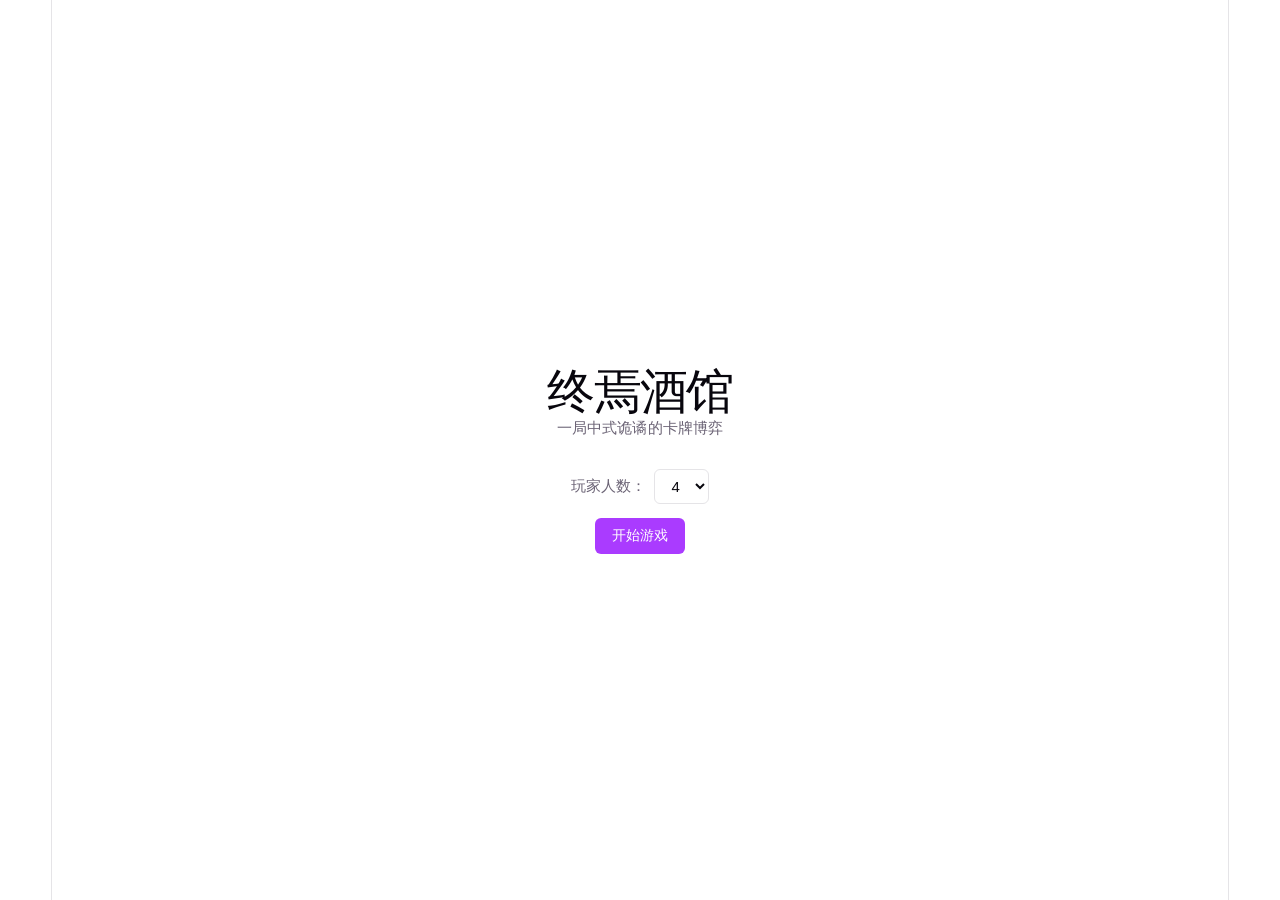
<file: ToDgame/index.html>
<!doctype html>
<html lang="en">
  <head>
    <meta charset="UTF-8" />
    <link rel="icon" type="image/svg+xml" href="/ToDgame/favicon.svg" />
    <meta name="viewport" content="width=device-width, initial-scale=1.0" />
    <title>zhongyan-tavern</title>
    <script type="module" crossorigin src="/ToDgame/assets/index-BQZhoJBC.js"></script>
    <link rel="stylesheet" crossorigin href="/ToDgame/assets/index-C-O87kdT.css">
  </head>
  <body>
    <div id="root"></div>
  </body>
</html>
</file>
<file: ToDgame/assets/index-C-O87kdT.css>
:root{--text:#6b6375;--text-h:#08060d;--bg:#fff;--border:#e5e4e7;--code-bg:#f4f3ec;--accent:#aa3bff;--accent-bg:#aa3bff1a;--accent-border:#aa3bff80;--social-bg:#f4f3ec80;--shadow:#0000001a 0 10px 15px -3px, #0000000d 0 4px 6px -2px;--sans:system-ui, "Segoe UI", Roboto, sans-serif;--heading:system-ui, "Segoe UI", Roboto, sans-serif;--mono:ui-monospace, Consolas, monospace;letter-spacing:.18px;--lightningcss-light:initial;--lightningcss-dark: ;color-scheme:light dark;color:var(--text);background:var(--bg);font-synthesis:none;text-rendering:optimizelegibility;-webkit-font-smoothing:antialiased;-moz-osx-font-smoothing:grayscale;font-size:clamp(14px,1.6vw,18px);line-height:145%}@media (prefers-color-scheme:dark){:root{--lightningcss-light: ;--lightningcss-dark:initial;--text:#9ca3af;--text-h:#f3f4f6;--bg:#16171d;--border:#2e303a;--code-bg:#1f2028;--accent:#c084fc;--accent-bg:#c084fc26;--accent-border:#c084fc80;--social-bg:#2f303a80;--shadow:#0006 0 10px 15px -3px, #00000040 0 4px 6px -2px}#social .button-icon{filter:invert()brightness(2)}}#root{text-align:center;border-inline:1px solid var(--border);box-sizing:border-box;flex-direction:column;width:100%;max-width:1100px;min-height:100svh;margin:0 auto;display:flex}body{margin:0}h1,h2{font-family:var(--heading);color:var(--text-h);font-weight:500}h1{letter-spacing:-1.68px;margin:32px 0;font-size:clamp(28px,5vw,56px)}h2{letter-spacing:-.24px;margin:0 0 8px;font-size:clamp(18px,2.4vw,24px);line-height:118%}p{margin:0}code,.counter{font-family:var(--mono);color:var(--text-h);border-radius:4px;display:inline-flex}code{background:var(--code-bg);padding:4px 8px;font-size:15px;line-height:135%}*{box-sizing:border-box}:root{--card-w:clamp(36px, 6.2vw, 52px);--card-h:calc(var(--card-w) * 1.42);--hand-min-height:calc(var(--card-h) + 8px);--table-card-w:clamp(34px, 5.4vw, 48px);--table-card-h:calc(var(--table-card-w) * 1.42);--dice-card-w:clamp(42px, 6.4vw, 56px);--dice-card-h:calc(var(--dice-card-w) * 1.42);--header-pad-y:clamp(6px, 1.4vw, 12px);--header-pad-x:clamp(8px, 2.4vw, 16px);--board-pad-y:clamp(6px, 1.4vw, 12px);--board-pad-x:clamp(8px, 2.4vw, 16px);--board-gap:clamp(6px, 1.4vw, 12px)}#root{border-inline:1px solid var(--border);text-align:left;flex-direction:column;width:100%;max-width:1100px;height:100svh;margin:0 auto;display:flex;overflow:hidden}@media (width>=1280px){#root{max-width:min(1400px,92vw)}:root{--card-w:clamp(44px, 4.4vw, 60px);--table-card-w:clamp(42px, 4vw, 56px);--dice-card-w:clamp(50px, 4.4vw, 64px);--header-pad-y:clamp(10px, 1vw, 16px);--header-pad-x:clamp(16px, 2vw, 28px);--board-pad-y:clamp(10px, 1vw, 16px);--board-pad-x:clamp(16px, 2vw, 28px);--board-gap:clamp(10px, 1vw, 16px)}}@media (width>=1600px){:root{--card-w:clamp(48px, 4vw, 68px);--table-card-w:clamp(46px, 3.6vw, 60px);--dice-card-w:clamp(54px, 4vw, 72px)}}@media (width<=640px){#root{border-inline:none}}.game{flex-direction:column;height:100%;display:flex}.game-header{padding:var(--header-pad-y) var(--header-pad-x);border-bottom:1px solid var(--border);flex-wrap:wrap;flex:none;justify-content:space-between;align-items:center;gap:12px;display:flex}.header-left{flex-wrap:wrap;align-items:baseline;gap:12px;min-width:0;display:flex}.game-header h1{color:var(--text-h);margin:0;font-size:clamp(18px,3.4vw,24px)}.game-meta{color:var(--text);word-break:break-word;font-size:clamp(11px,1.8vw,14px)}.header-right{flex-wrap:wrap;gap:8px;display:flex}.btn-text{border:1px solid var(--border);background:var(--bg);color:var(--text);cursor:pointer;white-space:nowrap;border-radius:6px;padding:6px 10px;font-size:clamp(11px,1.7vw,13px)}.btn-text:hover{border-color:var(--accent);color:var(--accent)}.log-drawer{border-bottom:1px solid var(--border);background:var(--code-bg);max-height:clamp(120px,22vh,180px);padding:clamp(6px, 1.4vw, 10px) var(--board-pad-x);flex:none;overflow-y:auto}.log-drawer .game-log{max-height:none}.log-drawer .game-log ul{max-height:clamp(90px,16vh,140px)}.game-board{padding:var(--board-pad-y) var(--board-pad-x);gap:var(--board-gap);flex-direction:column;flex:auto;min-height:0;display:flex;overflow:hidden}.opponents{flex:none;grid-template-columns:repeat(auto-fit,minmax(clamp(110px,18vw,160px),1fr));gap:clamp(6px,1.2vw,10px);display:grid}@media (width>=1280px){.opponents{grid-template-columns:repeat(auto-fit,minmax(180px,1fr));gap:14px}}.player-seat{border:1px solid var(--border);background:var(--bg);border-radius:10px;min-width:0;padding:clamp(6px,1.2vw,10px);transition:box-shadow .2s,border-color .2s}.player-seat.active{border-color:var(--accent);box-shadow:0 0 0 2px var(--accent-border)}.player-seat.dead{opacity:.45;background:var(--code-bg)}.player-seat.out{opacity:.7}.player-info{justify-content:space-between;align-items:center;gap:6px;min-width:0;margin-bottom:6px;display:flex}.player-name{color:var(--text-h);white-space:nowrap;text-overflow:ellipsis;font-size:clamp(11px,1.8vw,13px);font-weight:600;overflow:hidden}.player-status{color:var(--text);white-space:nowrap;flex:none;font-size:clamp(10px,1.5vw,12px)}.rolled-faces{flex-wrap:wrap;gap:4px;margin-bottom:6px;display:flex}.rolled-face{background:var(--accent-bg);color:var(--accent);border:1px solid var(--accent-border);white-space:nowrap;border-radius:4px;padding:2px 5px;font-size:10px}.hand{min-height:var(--hand-min-height);flex-wrap:wrap;gap:clamp(4px,1vw,6px);display:flex}.card{width:var(--card-w);height:var(--card-h);border:1.5px solid var(--border);background:var(--bg);cursor:pointer;color:var(--text-h);border-radius:8px;flex-direction:column;justify-content:center;align-items:center;gap:2px;padding:4px;font-family:inherit;transition:transform .12s,border-color .12s,box-shadow .12s;display:flex}.card:hover:not(:disabled){border-color:var(--accent);transform:translateY(-3px)}.card.selected{border-color:var(--accent);box-shadow:0 0 0 2px var(--accent-bg);transform:translateY(-4px)}.card:disabled,.card.disabled{cursor:not-allowed;opacity:.6}.card-phase{color:var(--phase-color,var(--text-h));font-size:clamp(14px,2.4vw,18px);font-weight:700;line-height:1}.card-zodiac{color:var(--text);font-size:clamp(8px,1.2vw,10px)}.card-hidden{color:#9ca3af;background:linear-gradient(135deg,#2a2a35,#16171d);border-color:#3e404a}.card-back{letter-spacing:1px;font-size:clamp(9px,1.4vw,11px)}.table-center{border:1px dashed var(--border);border-radius:12px;flex-direction:column;flex:none;justify-content:center;align-items:center;gap:clamp(8px,1.6vw,12px);min-height:80px;padding:clamp(8px,1.6vw,12px) clamp(8px,2vw,16px);display:flex}.table-play{flex-direction:column;align-items:center;gap:8px;width:100%;display:flex}.table-play.empty{color:var(--text);opacity:.7;font-size:13px}.table-play-cards{perspective:800px;flex-wrap:wrap;justify-content:center;gap:6px;display:flex}.table-card-wrapper{width:var(--table-card-w);height:var(--table-card-h);transform-style:preserve-3d;position:relative}.table-card-inner{width:100%;height:100%;transform-style:preserve-3d;transition:transform .6s cubic-bezier(.4,0,.2,1);position:relative}.table-card-wrapper.revealed .table-card-inner{transform:rotateY(180deg)}.table-card-front,.table-card-back{backface-visibility:hidden;position:absolute;inset:0}.table-card-front{z-index:2;transform:rotateY(180deg)}.table-card-back{z-index:1}.table-card-wrapper.revealed .table-card-back{opacity:0;visibility:hidden}.table-card-back .card,.table-card-front .card{width:100%;height:100%}.table-play-info{color:var(--text);flex-wrap:wrap;justify-content:center;align-items:center;gap:8px;font-size:clamp(12px,1.8vw,14px);display:flex}.table-play-player{color:var(--text-h);font-weight:600}.reveal-result{color:var(--accent);font-weight:700}.action-panel{flex-wrap:wrap;justify-content:center;align-items:center;gap:10px;display:flex}.ai-status{color:var(--text);font-size:13px;font-style:italic}.game-over{color:var(--accent);font-size:16px;font-weight:700}.btn-primary,.btn-secondary,.btn-danger{cursor:pointer;border:1px solid #0000;border-radius:6px;padding:clamp(6px,1.2vw,8px) clamp(10px,2vw,16px);font-size:clamp(12px,1.8vw,14px);font-weight:600;transition:opacity .12s,transform .12s}.btn-primary:hover:not(:disabled),.btn-secondary:hover:not(:disabled),.btn-danger:hover:not(:disabled){transform:translateY(-1px)}.btn-primary:disabled,.btn-secondary:disabled,.btn-danger:disabled{opacity:.5;cursor:not-allowed}.btn-primary{background:var(--accent);color:#fff}.btn-secondary{background:var(--social-bg);color:var(--text-h);border-color:var(--border)}.btn-danger{color:#fff;background:#dc2626}.human-area{flex:none;margin-top:auto}.human-area .player-seat{border-width:2px}.human-area .hand{justify-content:center}.game-log{flex-direction:column;gap:6px;display:flex}.game-log h3{color:var(--text-h);margin:0;font-size:13px}.game-log ul{flex-direction:column;gap:4px;margin:0;padding:0;font-size:12px;list-style:none;display:flex;overflow-y:auto}.game-log li{background:var(--bg);color:var(--text);word-break:break-word;border-radius:4px;padding:4px 6px}.start-screen{text-align:center;flex-direction:column;justify-content:center;align-items:center;height:100%;padding:clamp(16px,4vw,24px);display:flex}.start-screen h1{color:var(--text-h);margin-bottom:10px;font-size:clamp(32px,7vw,48px)}.start-screen p{color:var(--text);margin-bottom:28px;font-size:clamp(13px,1.9vw,15px)}.start-options{flex-direction:column;align-items:center;gap:14px;display:flex}.start-options label{align-items:center;gap:8px;font-size:clamp(13px,1.9vw,15px);display:flex}.start-options select{border:1px solid var(--border);background:var(--bg);color:var(--text-h);border-radius:6px;padding:7px 12px;font-size:clamp(13px,1.9vw,15px)}.dice-pool{flex-direction:column;align-items:center;gap:10px;padding:8px;display:flex}.dice-faces{flex-wrap:wrap;justify-content:center;gap:8px;display:flex}.dice-face{border:2px solid var(--border);background:var(--bg);width:clamp(40px,7vw,56px);height:clamp(40px,7vw,56px);color:var(--text);border-radius:8px;justify-content:center;align-items:center;font-size:clamp(11px,1.7vw,13px);font-weight:600;transition:transform .15s,border-color .15s,background .15s;display:flex}.dice-face.highlight{border-color:var(--accent);background:var(--accent-bg);color:var(--accent);transform:scale(1.1)}.dice-face.final{border-color:var(--accent);background:var(--accent);color:#fff;box-shadow:0 0 12px var(--accent-border);transform:scale(1.15)}.dice-draw-btn{min-width:120px}.dice-result{color:var(--text-h);font-size:clamp(13px,1.9vw,15px);font-weight:600}.dice-result .death{color:#dc2626}.dice-result .life{color:#16a34a}.truth-banner{flex-direction:column;flex:none;justify-content:center;align-items:center;gap:2px;padding:clamp(4px,1vw,8px);display:flex}.truth-label{color:var(--text);font-size:clamp(10px,1.5vw,12px)}.truth-phase{color:var(--phase-color,var(--text-h));text-shadow:0 0 12px var(--phase-color,transparent);font-size:clamp(20px,4.4vw,28px);font-weight:800;line-height:1.1}.dice-remaining{color:var(--text);text-align:center;flex-wrap:wrap;justify-content:center;align-items:center;gap:6px;max-width:min(90vw,320px);font-size:clamp(10px,1.5vw,12px);display:flex}.dice-remaining-card{border:1px solid var(--border);color:#9ca3af;background:linear-gradient(135deg,#2a2a35,#16171d);border-radius:4px;justify-content:center;align-items:center;width:clamp(22px,4vw,28px);height:clamp(30px,5.4vw,38px);font-size:clamp(11px,1.7vw,14px);display:flex}.dice-draw{flex-direction:column;align-items:center;gap:10px;width:100%;padding:clamp(4px,1vw,8px);display:flex}.dice-title{color:var(--text-h);font-size:clamp(13px,1.9vw,15px);font-weight:600}.dice-card-grid{perspective:800px;flex-wrap:wrap;justify-content:center;gap:clamp(6px,1.2vw,10px);max-width:100%;display:flex}.dice-card{width:var(--dice-card-w);height:var(--dice-card-h);transform-style:preserve-3d;border:2px solid var(--border);cursor:pointer;will-change:transform;background:0 0;border-radius:8px;padding:0;transition:transform .5s cubic-bezier(.4,0,.2,1),box-shadow .2s,border-color .2s;position:relative}.dice-card:hover:not(:disabled):not(.revealed):not(.locked){border-color:var(--accent);transform:translateY(-4px);box-shadow:0 6px 16px #00000026}.dice-card:disabled:not(.revealed),.dice-card.locked:not(.revealed){cursor:not-allowed;opacity:.75}.dice-card.revealed{border-color:var(--accent);box-shadow:0 0 18px var(--accent-border);transform:rotateY(180deg)}.dice-card-face,.dice-card-back{backface-visibility:hidden;border-radius:8px;justify-content:center;align-items:center;font-size:clamp(11px,1.7vw,14px);font-weight:700;display:flex;position:absolute;inset:0}.dice-card-back{color:#9ca3af;background:linear-gradient(135deg,#2a2a35,#16171d);border:2px solid #3e404a}.dice-card-face{background:var(--accent-bg);color:var(--accent);border:2px solid var(--accent);transform:rotateY(180deg)}.dice-result{color:var(--text-h);flex-wrap:wrap;justify-content:center;align-items:center;gap:4px;font-size:clamp(13px,1.9vw,15px);font-weight:600;display:flex}.dice-result.is-death{color:#dc2626}.dice-result.is-life{color:#16a34a}.dice-result-text{font-weight:700}.dice-rolled{color:var(--text);text-align:center;word-break:break-word;max-width:min(90vw,320px);font-size:clamp(11px,1.6vw,13px)}.debug-panel{position:relative}.debug-drawer{background:var(--bg);border:1px solid var(--border);z-index:10;border-radius:8px;flex-direction:column;gap:10px;width:min(280px,90vw);max-height:70vh;padding:12px;display:flex;position:absolute;top:calc(100% + 6px);right:0;overflow-y:auto;box-shadow:0 8px 24px #0003}.debug-row{color:var(--text);flex-direction:column;gap:6px;font-size:12px;display:flex}.debug-toggle{cursor:pointer;-webkit-user-select:none;user-select:none;color:var(--text);align-items:center;gap:6px;font-size:12px;display:flex}.debug-toggle input[type=checkbox]{cursor:pointer;width:14px;height:14px;accent-color:var(--accent);flex:none}.debug-card-grid{flex-direction:column;gap:6px;max-height:160px;display:flex;overflow-y:auto}.debug-card-group{border:1px solid var(--border);border-radius:6px;justify-content:space-between;align-items:center;gap:8px;padding:4px 6px;display:flex}.debug-card-id{color:var(--text-h);font-weight:700}.debug-phase-buttons{flex-wrap:wrap;gap:4px;display:flex}.overlay{z-index:100;justify-content:center;align-items:center;padding:16px;display:flex;position:fixed;inset:0}.overlay-backdrop{-webkit-backdrop-filter:blur(5px);backdrop-filter:blur(5px);background:#000000ad;animation:.35s forwards overlayFadeIn;position:absolute;inset:0}.overlay-content{z-index:1;text-align:center;border-radius:20px;max-width:min(90vw,480px);padding:clamp(24px,5vw,48px) clamp(24px,8vw,64px);animation:.55s cubic-bezier(.34,1.56,.64,1) forwards overlayScaleIn;position:relative}.game-over-overlay .overlay-content{background:linear-gradient(135deg,#aa3bff38,#aa3bff0f);border:1px solid #aa3bff73;box-shadow:0 0 48px #aa3bff59}.death-overlay .overlay-content{background:linear-gradient(135deg,#dc262638,#dc26260f);border:1px solid #dc262673;box-shadow:0 0 48px #dc262659}.overlay-icon{margin-bottom:18px;font-size:clamp(48px,10vw,70px);line-height:1;animation:.65s forwards overlayIconBounce}.overlay-title{color:#fff;text-shadow:0 0 24px #ffffff59;word-break:break-word;margin-bottom:10px;font-size:clamp(28px,6vw,44px);font-weight:800}.overlay-subtitle{color:#ffffffe0;word-break:break-word;font-size:clamp(14px,2.6vw,20px);font-weight:600}@keyframes overlayFadeIn{0%{opacity:0}to{opacity:1}}@keyframes overlayScaleIn{0%{opacity:0;transform:scale(.55)}to{opacity:1;transform:scale(1)}}@keyframes overlayIconBounce{0%{transform:scale(0)rotate(-15deg)}60%{transform:scale(1.2)rotate(5deg)}to{transform:scale(1)rotate(0)}}@media (height<=640px){:root{--header-pad-y:4px;--board-pad-y:4px;--board-gap:6px}.game-log ul{max-height:80px}.log-drawer{max-height:100px}.log-drawer .game-log ul{max-height:80px}.truth-phase{font-size:18px}}@media (width<=380px){:root{--card-w:32px;--table-card-w:30px;--dice-card-w:38px}.header-right .btn-text{padding:4px 6px}.btn-primary,.btn-secondary,.btn-danger{padding:6px 10px}}
</file>
